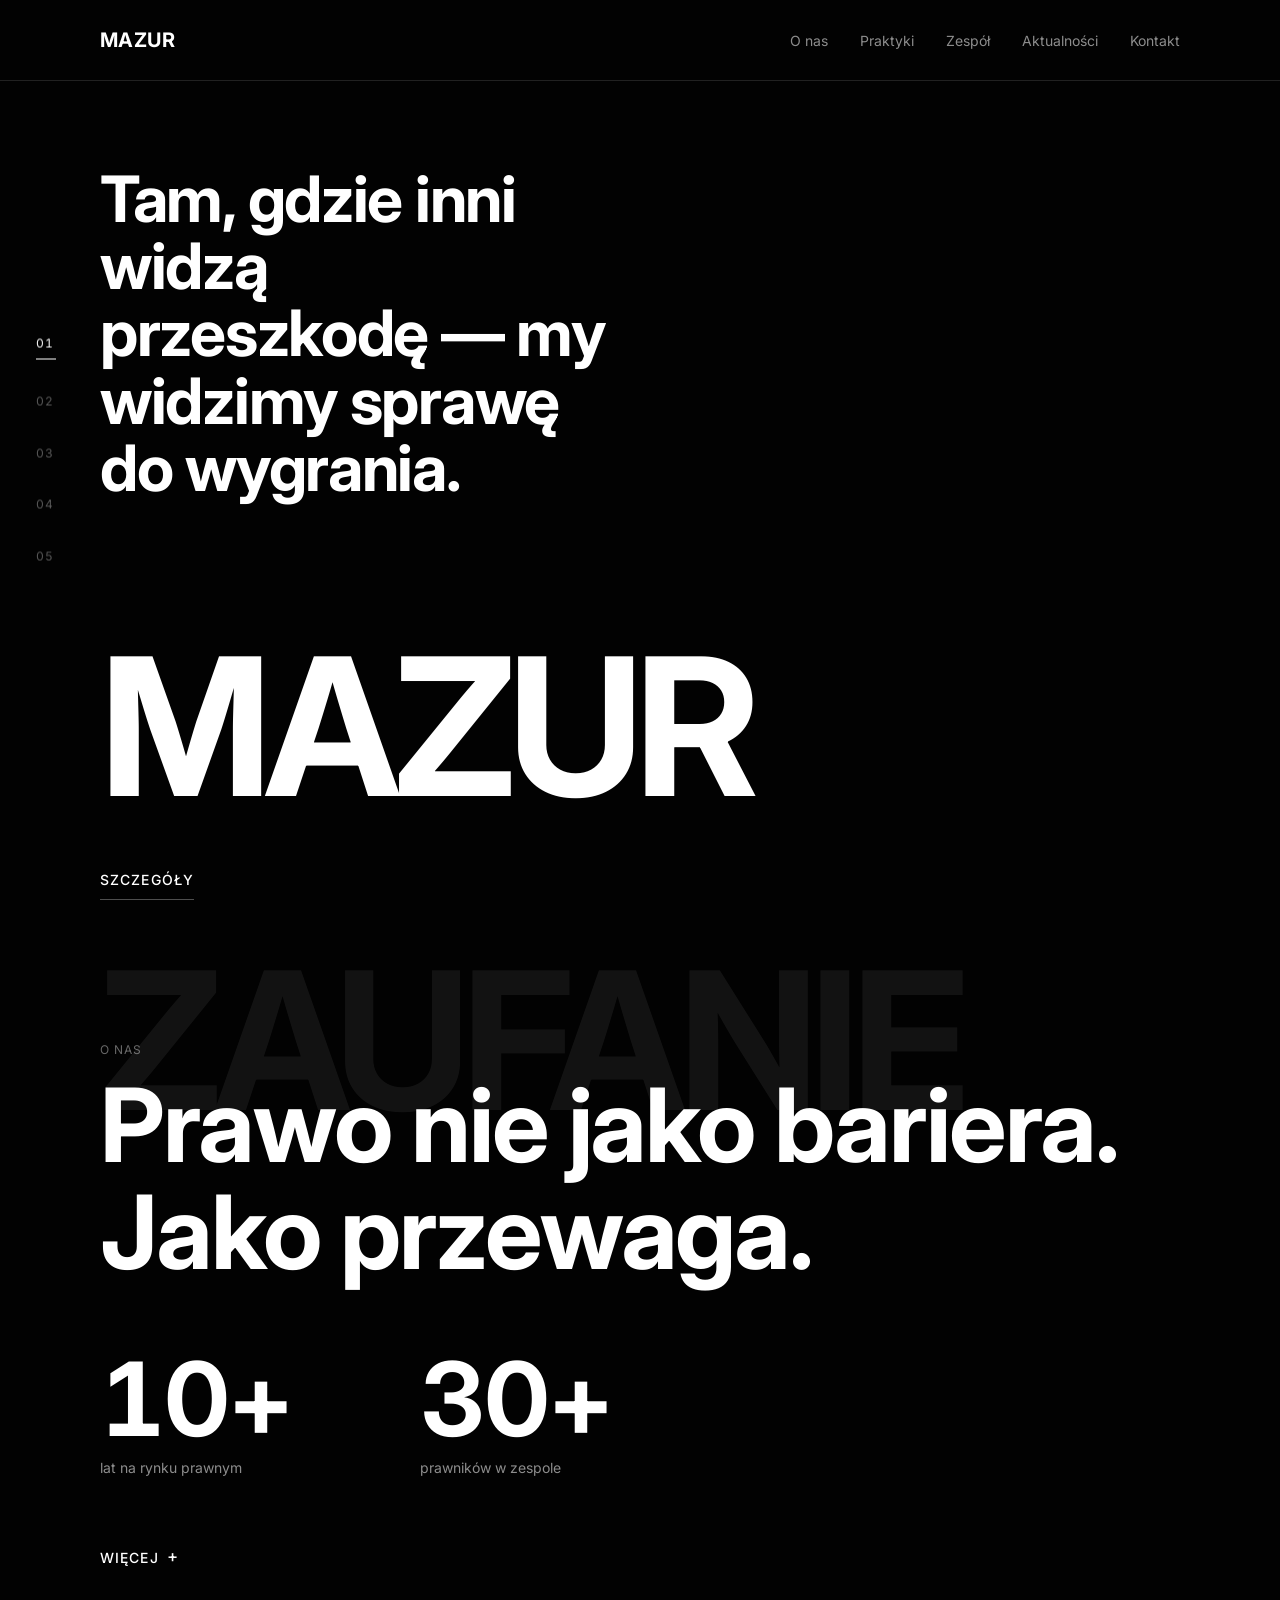
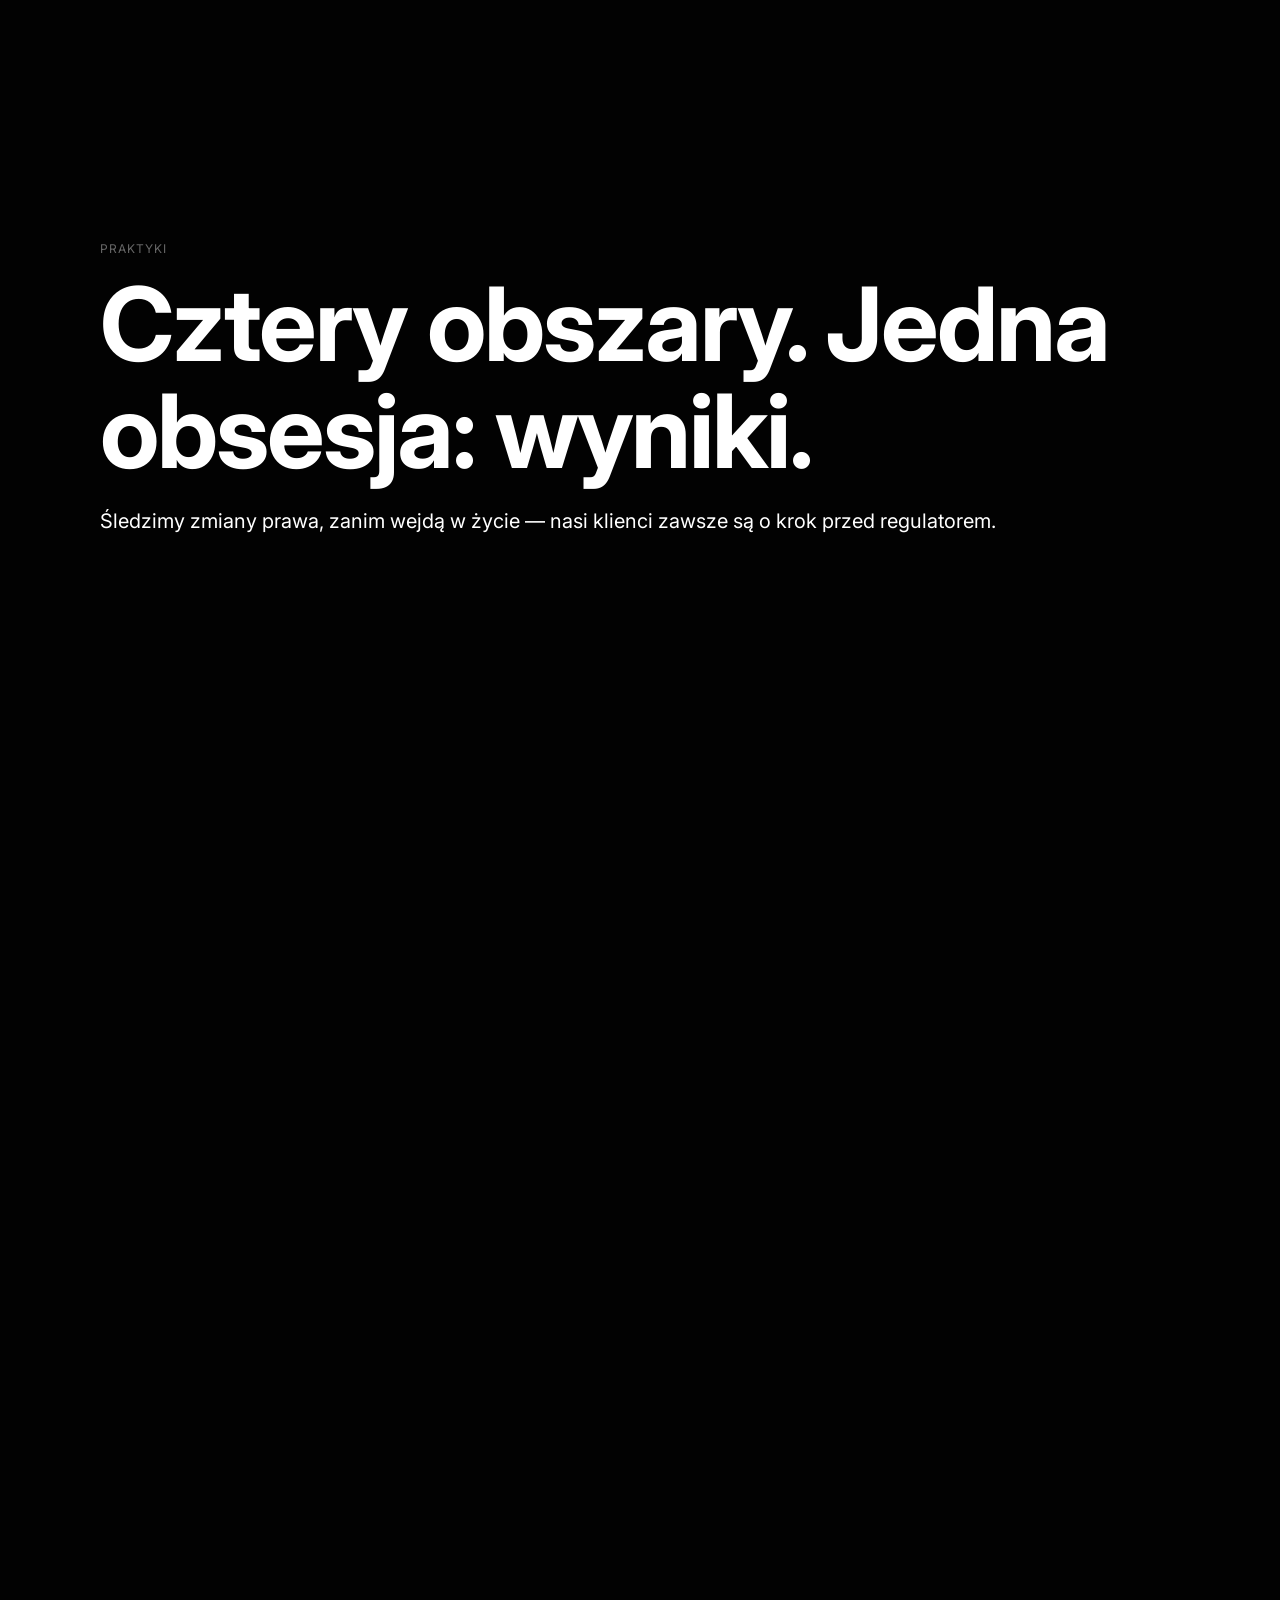
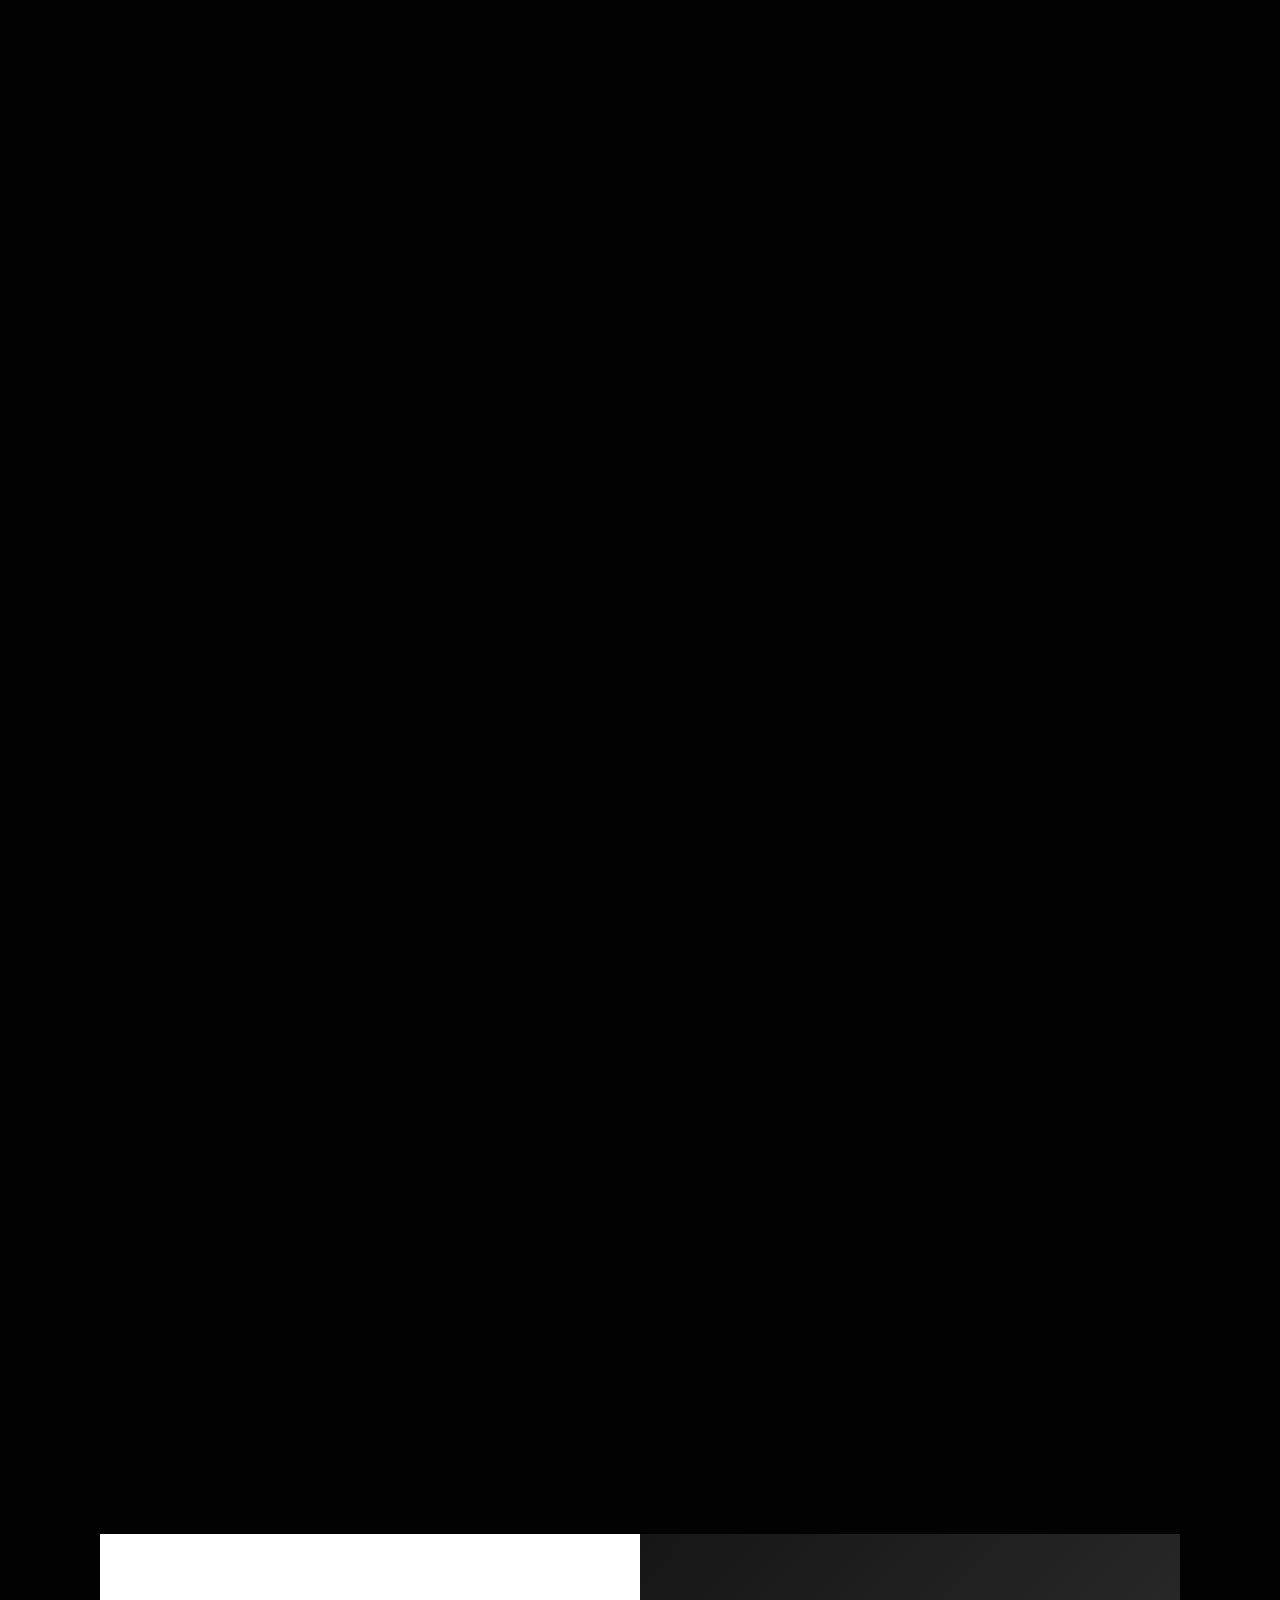
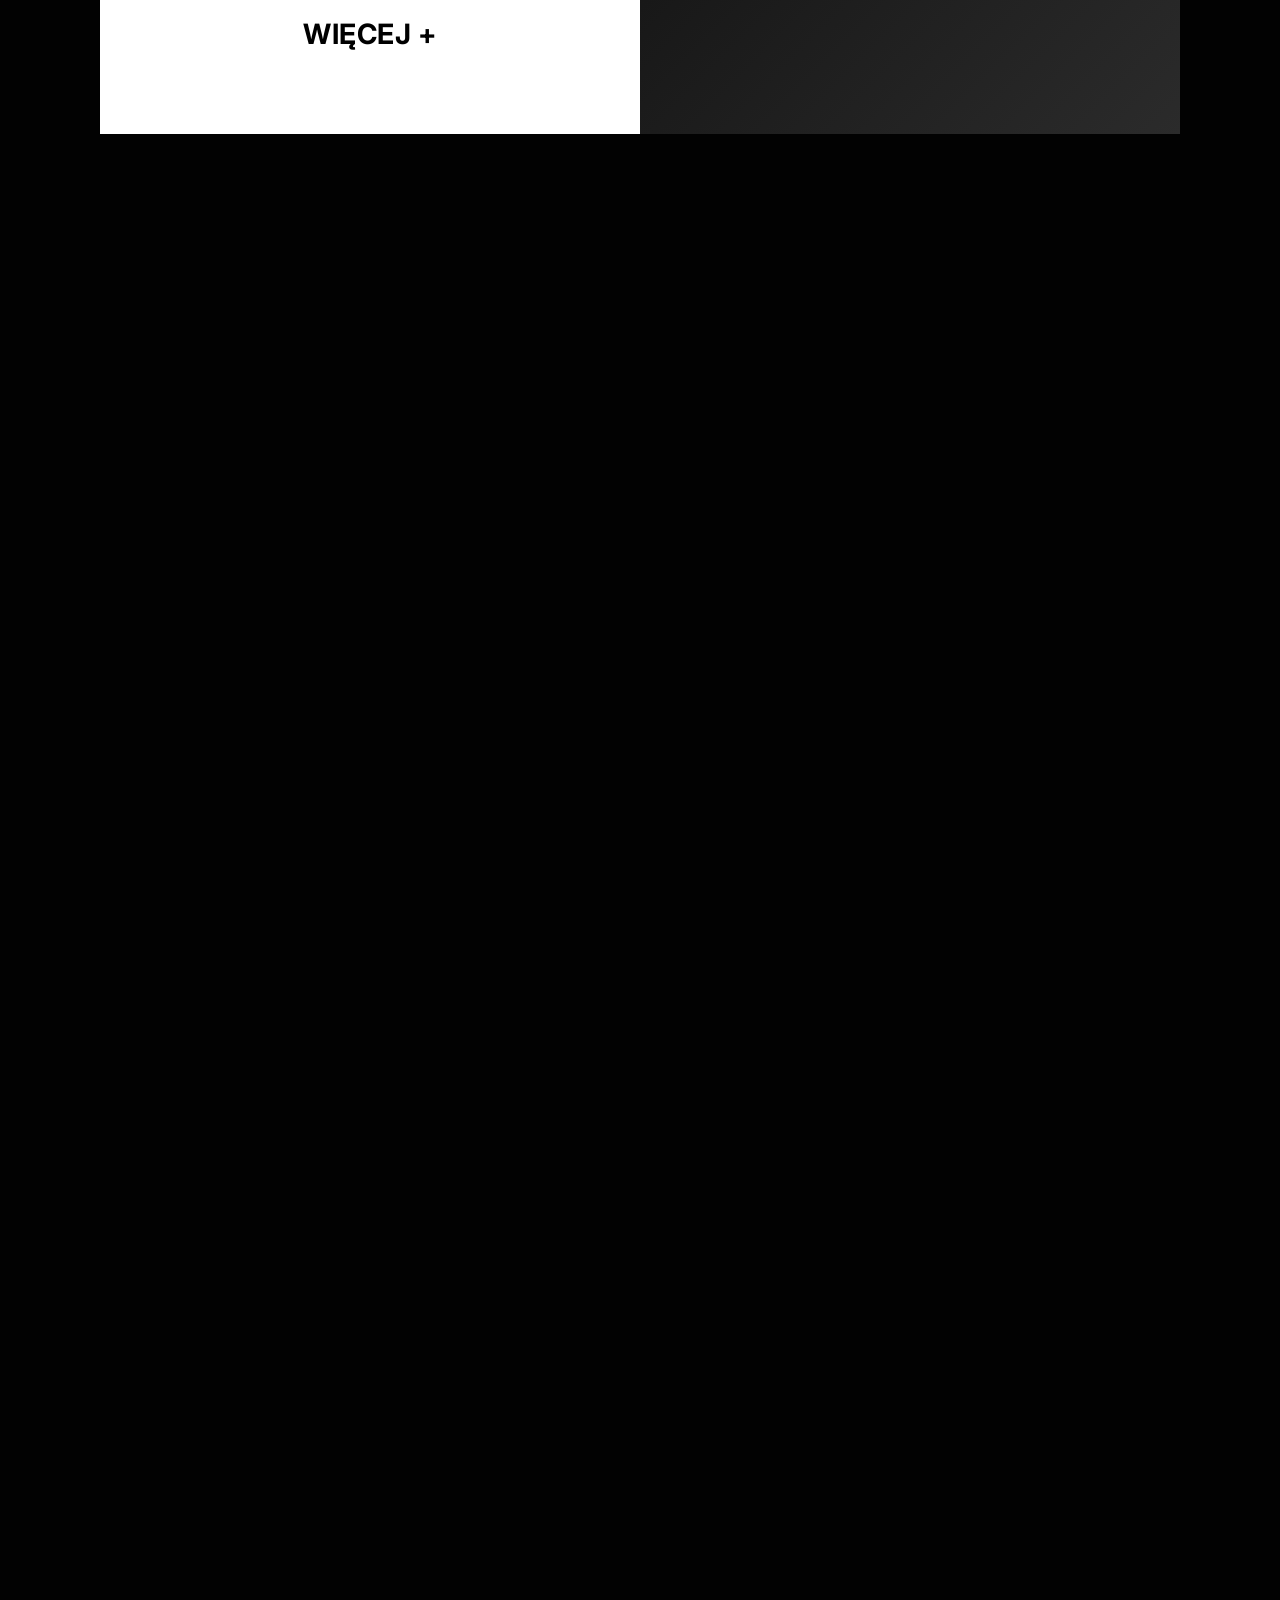
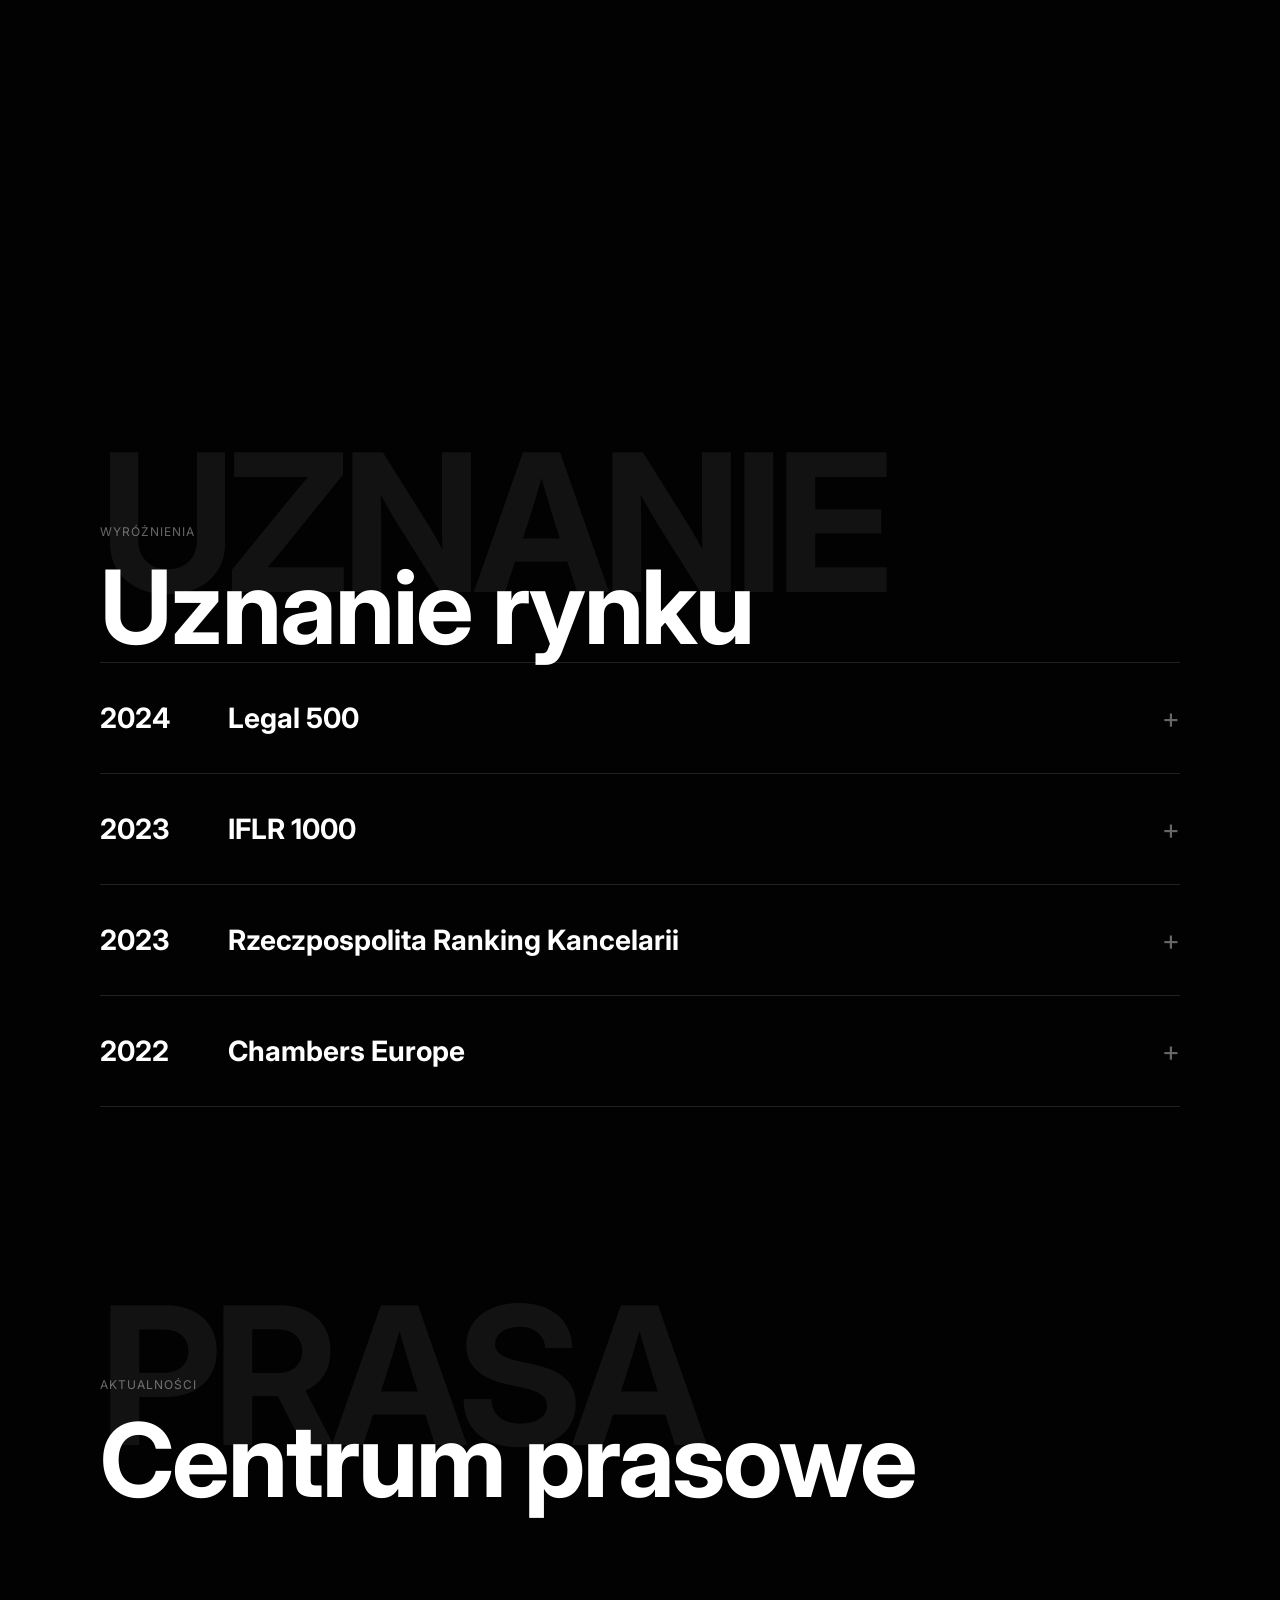
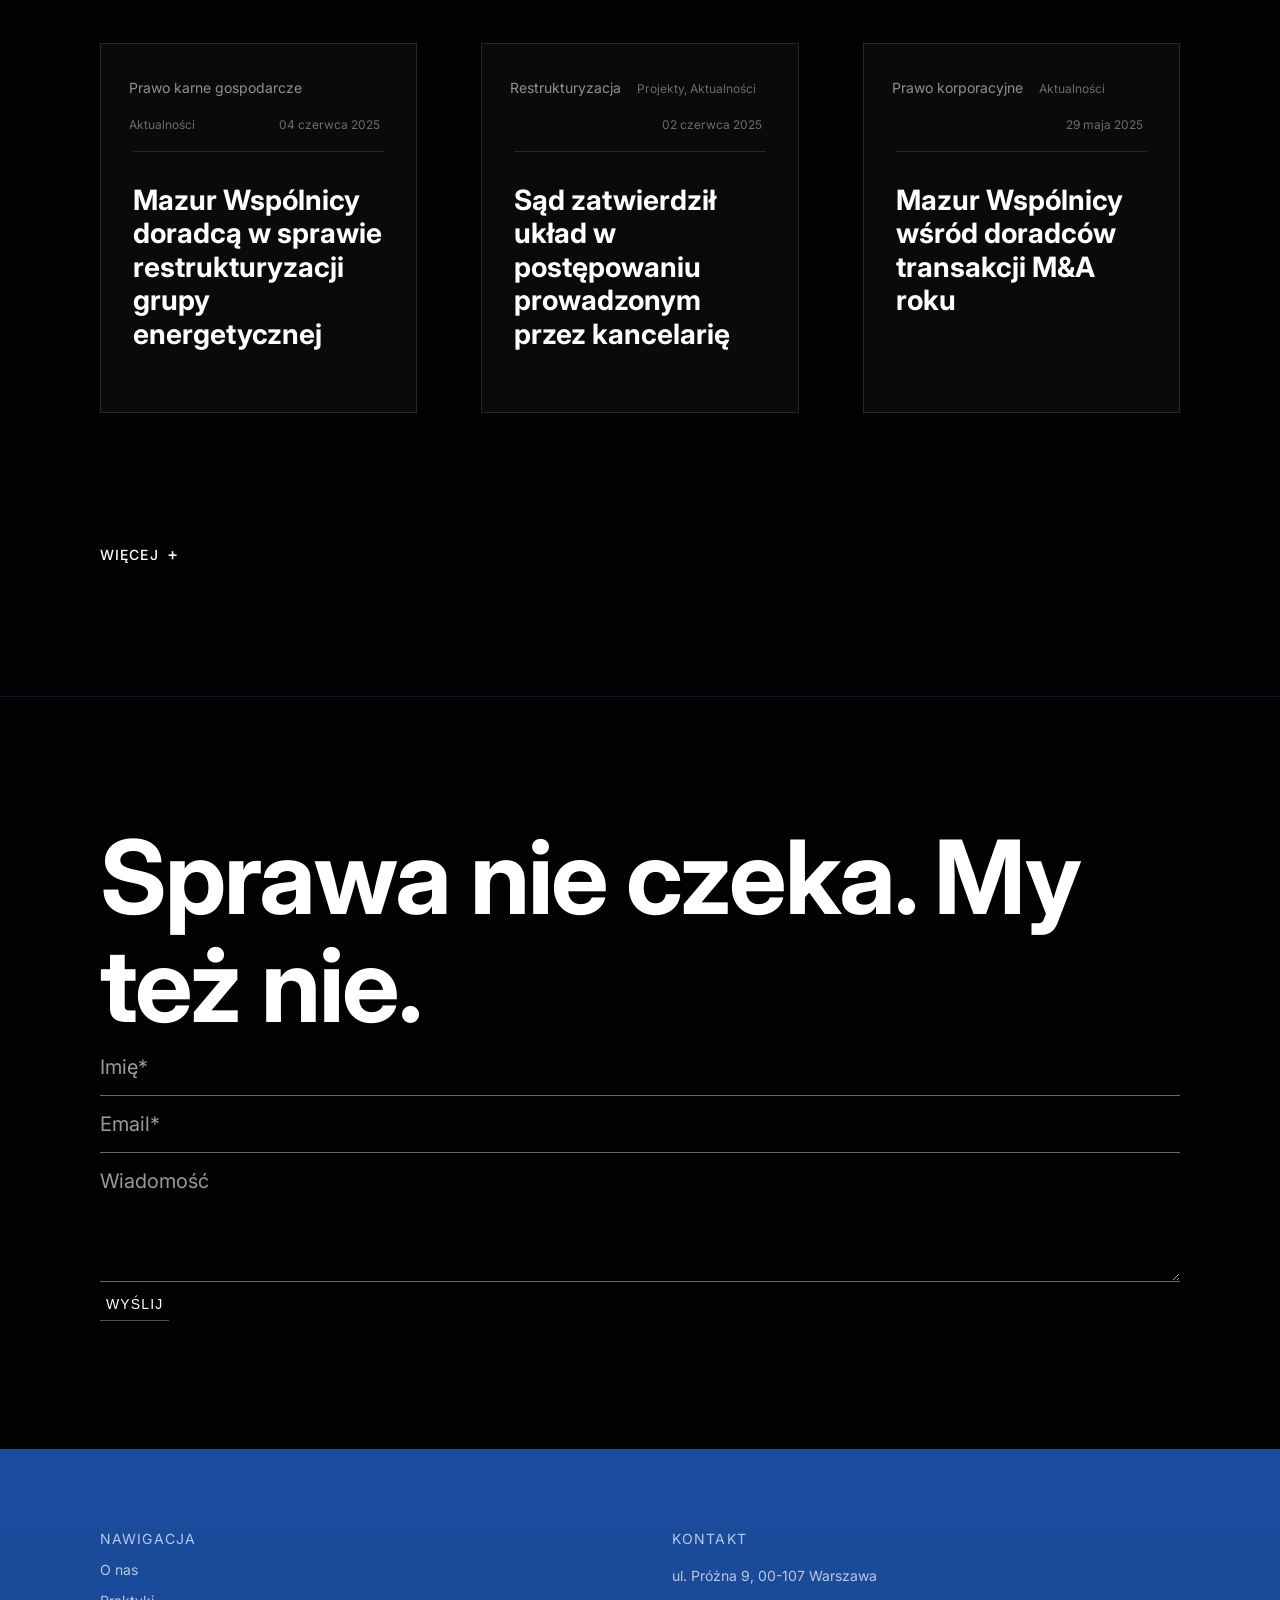
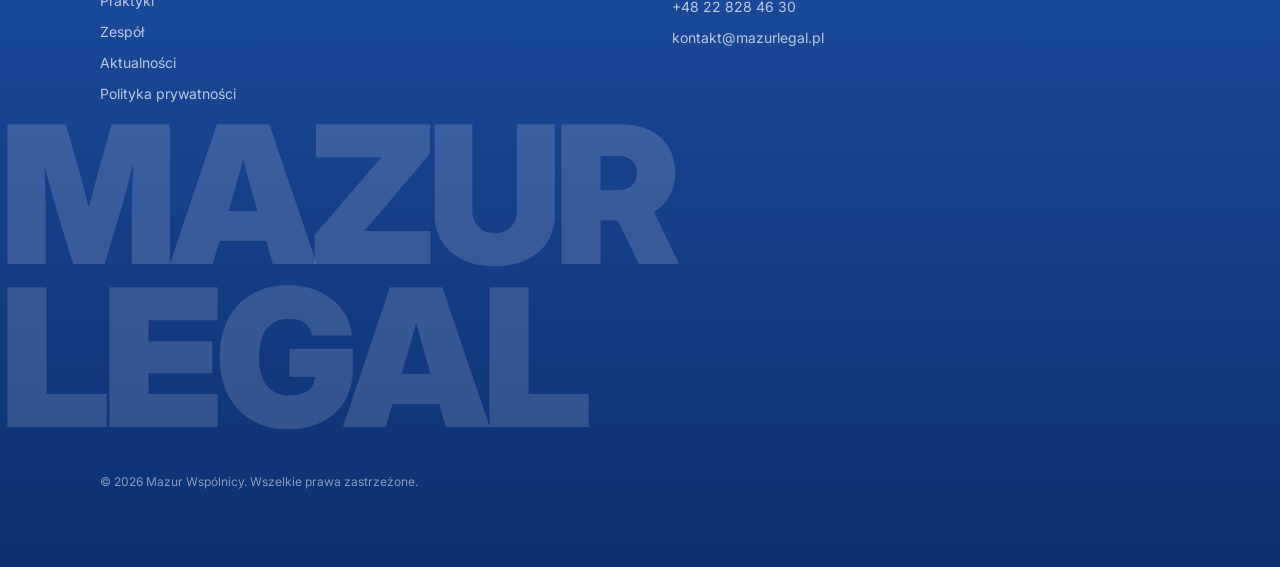
<file: index.html>
<!DOCTYPE html>
<html lang="pl">
<head>
  <meta charset="UTF-8">
  <meta name="viewport" content="width=device-width, initial-scale=1.0">
  <title>Mazur Wspólnicy — Kancelaria Prawna Warszawa | Spory, M&amp;A, Restrukturyzacja</title>
  <meta name="description" content="Nowoczesna kancelaria dla biznesu który myśli inaczej. Prawo korporacyjne, spory, restrukturyzacja. Warszawa.">
  <meta property="og:type" content="website">
  <meta property="og:title" content="Mazur Wspólnicy · Prawo dla ambitnego biznesu">
  <meta property="og:description" content="Prawo korporacyjne, spory, restrukturyzacja. Warszawa.">
  <meta property="og:url" content="https://mazurlegal.pl">
  <meta property="og:image" content="assets/images/og-mazur.jpg">
  <link rel="canonical" href="https://mazurlegal.pl">
  <link rel="icon" type="image/svg+xml" href="data:image/svg+xml,<svg xmlns='http://www.w3.org/2000/svg' viewBox='0 0 32 32'><rect width='32' height='32' fill='%23020202'/><text x='4' y='24' font-family='sans-serif' font-weight='900' font-size='20' fill='white'>M</text></svg>">
  <link rel="stylesheet" href="design-system-editorial.css">
  <script type="application/ld+json">
  {
    "@context": "https://schema.org",
    "@type": "LegalService",
    "name": "Mazur Wspólnicy",
    "url": "https://mazurlegal.pl",
    "foundingDate": "2016",
    "description": "Nowoczesna kancelaria dla biznesu który myśli inaczej. Prawo korporacyjne, spory, restrukturyzacja. Warszawa.",
    "address": {
      "@type": "PostalAddress",
      "streetAddress": "ul. Próżna 9",
      "addressLocality": "Warszawa",
      "postalCode": "00-107",
      "addressCountry": "PL"
    },
    "telephone": "+48-22-000-00-00",
    "email": "kontakt@mazurlegal.pl",
    "knowsAbout": ["Spory sądowe", "Prawo karne gospodarcze", "Restrukturyzacja", "Prawo korporacyjne", "M&A"],
    "areaServed": "Polska"
  }
  </script>
  <script type="application/ld+json">
  {
    "@context": "https://schema.org",
    "@type": "LocalBusiness",
    "name": "Mazur Wspólnicy",
    "url": "https://mazurlegal.pl",
    "telephone": "+48-22-000-00-00",
    "email": "kontakt@mazurlegal.pl",
    "image": "https://mazurlegal.pl/assets/images/og-mazur.jpg",
    "priceRange": "$$$$",
    "address": {
      "@type": "PostalAddress",
      "streetAddress": "ul. Próżna 9",
      "addressLocality": "Warszawa",
      "postalCode": "00-107",
      "addressCountry": "PL"
    },
    "geo": {
      "@type": "GeoCoordinates",
      "latitude": 52.2335,
      "longitude": 21.0062
    },
    "openingHoursSpecification": [
      {
        "@type": "OpeningHoursSpecification",
        "dayOfWeek": ["Monday","Tuesday","Wednesday","Thursday","Friday"],
        "opens": "09:00",
        "closes": "18:00"
      }
    ]
  }
  </script>
</head>
<body>

<a href="#main" class="skip-link">Przejdź do treści głównej</a>

<!-- ═══════════════════════════════════════════════════════════
     NAV — recipe: nav-editorial
     ctaInHeader = false (brak CTA w nav)
     numerale 01-05 tylko w mobile overlay
     ═══════════════════════════════════════════════════════════ -->
<nav class="nav" aria-label="Główna nawigacja">
  <div class="nav-inner">
    <a href="index.html" class="nav-logo">
      MAZUR<span class="nav-logo-sub"></span>
    </a>
    <ul class="nav-links">
      <li><a href="o-kancelarii.html">O nas</a></li>
      <li><a href="praktyki.html">Praktyki</a></li>
      <li><a href="zespol.html">Zespół</a></li>
      <li><a href="aktualnosci.html">Aktualności</a></li>
      <li><a href="#contact">Kontakt</a></li>
    </ul>
    <button id="menu-toggle" class="nav-burger" aria-expanded="false"
            aria-controls="mobile-menu" aria-label="Otwórz menu">☰</button>
  </div>
</nav>

<!-- ═══════════════════════════════════════════════════════════
     CHAPTER INDICATOR — numerale 01-05 (#9)
     Trwała nić rozdziałów, sprzężona ze scrollem, mix-blend-mode
     daje kontrast nad czernią i bielą. Desktop only.
     ═══════════════════════════════════════════════════════════ -->
<nav class="chapter-nav" aria-label="Wskaźnik rozdziału" aria-hidden="true">
  <a href="#about"      data-chapter="0"><span class="chapter-num">01</span></a>
  <a href="#practices"  data-chapter="1"><span class="chapter-num">02</span></a>
  <a href="#team"       data-chapter="2"><span class="chapter-num">03</span></a>
  <a href="#press"      data-chapter="3"><span class="chapter-num">04</span></a>
  <a href="#contact"    data-chapter="4"><span class="chapter-num">05</span></a>
</nav>

<!-- ═══════════════════════════════════════════════════════════
     MOBILE MENU OVERLAY — numerowane 01-05
     ═══════════════════════════════════════════════════════════ -->
<div id="mobile-menu" aria-hidden="true">
  <button id="menu-close" aria-label="Zamknij menu">×</button>
  <a href="o-kancelarii.html"><span class="f-numeral">01</span>O nas</a>
  <a href="praktyki.html"><span class="f-numeral">02</span>Praktyki</a>
  <a href="zespol.html"><span class="f-numeral">03</span>Zespół</a>
  <a href="aktualnosci.html"><span class="f-numeral">04</span>Aktualności</a>
  <a href="#contact"><span class="f-numeral">05</span>Kontakt</a>
</div>

<main id="main">

<!-- ═══════════════════════════════════════════════════════════
     HERO — recipe: hero-editorial-video
     video right + scroll-color text left + mega wordmark bottom
     ═══════════════════════════════════════════════════════════ -->
<section class="hero-editorial bg-base" aria-label="Hero">
  <div class="hero-grid">
    <h1 class="f-h1 scroll-reveal-text hero-statement">
      Tam, gdzie inni widzą przeszkodę — my widzimy sprawę do wygrania.
    </h1>
    <div class="hero-video">
      <video autoplay muted loop playsinline
             poster="assets/images/hero-poster.jpg">
        <source src="assets/video/hero.mp4" type="video/mp4">
      </video>
    </div>
  </div>
  <div class="hero-wordmark f-mega" aria-hidden="true">MAZUR</div>
  <a href="#about" class="btn-text hero-cta">Szczegóły</a>
</section>

<!-- ═══════════════════════════════════════════════════════════
     ABOUT — recipe: about-manifesto
     manifesto + dwie liczby count-up + MORE
     ═══════════════════════════════════════════════════════════ -->
<section id="about" class="section bg-base section-mega-clip" aria-labelledby="about-h">
  <div class="section-mega f-mega mega-grow" data-mega-max="0.07" aria-hidden="true">ZAUFANIE</div>
  <div class="container">
    <p class="f-meta">O nas</p>
    <h2 id="about-h" class="f-display scroll-reveal-text">
      Prawo nie jako bariera. Jako przewaga.
    </h2>
    <div class="stats-row stagger-list">
      <div class="stat">
        <span class="trust-number count-up" data-target="10" data-suffix="+">0+</span>
        <span class="trust-label">lat na rynku prawnym</span>
      </div>
      <div class="stat">
        <span class="trust-number count-up" data-target="30" data-suffix="+">0+</span>
        <span class="trust-label">prawników w zespole</span>
      </div>
    </div>
    <a href="o-kancelarii.html" class="btn-more">Więcej</a>
  </div>
</section>

<!-- ═══════════════════════════════════════════════════════════
     PRACTICES — preambuła (normalny scroll, poza sticky)
     ═══════════════════════════════════════════════════════════ -->
<section id="practices" class="section bg-base" aria-labelledby="practices-h">
  <div class="container">
    <p class="f-meta">Praktyki</p>
    <h2 id="practices-h" class="f-display scroll-reveal-text">
      Cztery obszary. Jedna obsesja: wyniki.
    </h2>
    <p class="f-lead scroll-reveal-text">
      Śledzimy zmiany prawa, zanim wejdą w życie — nasi klienci zawsze
      są o krok przed regulatorem.
    </p>
  </div>
</section>

<!-- ═══════════════════════════════════════════════════════════
     PRACTICES — sticky scroll-outer (zaczyna się od kart)
     ═══════════════════════════════════════════════════════════ -->
<div class="practice-scroll-outer">
  <div class="practice-tabs-section">
    <div class="practice-tabs-nav container">
      <button class="practice-tab is-active" data-tab="0">01</button>
      <button class="practice-tab" data-tab="1">02</button>
      <button class="practice-tab" data-tab="2">03</button>
      <button class="practice-tab" data-tab="3">04</button>
      <span class="practice-tab-indicator" aria-hidden="true"></span>
    </div>

    <div class="practice-tabs-grid container">
      <div class="practice-flip-cards">
        <article class="practice-flip-card is-active" data-index="0">
          <div class="practice-card-inner">
            <span class="practice-card-folio">01</span>
            <p class="practice-card-eyebrow">SPORY SĄDOWE</p>
            <p class="practice-card-lead">Wygrywamy sprawy, które inni uważają za przegrane — skuteczność budujemy na precyzyjnej analizie faktów, nie na pewności siebie.</p>
            <div class="practice-card-footer">
              <p class="practice-card-stat">120+ spraw wygranych</p>
              <span class="practice-card-rule" aria-hidden="true"></span>
              <p class="practice-card-signature">— Anna Mazur, Partner Zarządzający</p>
              <a href="praktyki/spory.html" class="btn-more">Więcej</a>
            </div>
          </div>
        </article>
        <article class="practice-flip-card" data-index="1">
          <div class="practice-card-inner">
            <span class="practice-card-folio">02</span>
            <p class="practice-card-eyebrow">PRAWO KARNE GOSPODARCZE</p>
            <p class="practice-card-lead">Kiedy prokuratura stawia zarzuty, liczy się każda godzina — wchodzimy na akta pierwszego dnia i nie oddajemy terenu.</p>
            <div class="practice-card-footer">
              <p class="practice-card-stat">10 lat specjalizacji karnej</p>
              <span class="practice-card-rule" aria-hidden="true"></span>
              <p class="practice-card-signature">— Tomasz Lewandowski, Partner</p>
              <a href="praktyki/karne.html" class="btn-more">Więcej</a>
            </div>
          </div>
        </article>
        <article class="practice-flip-card" data-index="2">
          <div class="practice-card-inner">
            <span class="practice-card-folio">03</span>
            <p class="practice-card-eyebrow">RESTRUKTURYZACJA</p>
            <p class="practice-card-lead">Ratujemy przedsiębiorstwa, gdy banki już odmawiają — nasz plan układowy daje firmom drugą szansę na wzrost.</p>
            <div class="practice-card-footer">
              <p class="practice-card-stat">2 mld zł uratowanych aktywów</p>
              <span class="practice-card-rule" aria-hidden="true"></span>
              <p class="practice-card-signature">— Piotr Wójcik, Partner</p>
              <a href="praktyki/restrukturyzacja.html" class="btn-more">Więcej</a>
            </div>
          </div>
        </article>
        <article class="practice-flip-card" data-index="3">
          <div class="practice-card-inner">
            <span class="practice-card-folio">04</span>
            <p class="practice-card-eyebrow">PRAWO KORPORACYJNE I M&amp;A</p>
            <p class="practice-card-lead">Transakcje M&amp;A wymagają prawnika myślącego jak CFO — zamykamy przejęcia bez niespodzianek po stronie kupującego.</p>
            <div class="practice-card-footer">
              <p class="practice-card-stat">50+ transakcji M&amp;A</p>
              <span class="practice-card-rule" aria-hidden="true"></span>
              <p class="practice-card-signature">— Julia Kowalczyk, Partner</p>
              <a href="praktyki/korporacyjne.html" class="btn-more">Więcej</a>
            </div>
          </div>
        </article>
      </div><!-- /.practice-flip-cards -->

      <div class="practice-flip-photos">
        <div class="practice-flip-photo is-active" data-index="0">
          <img src="assets/images/practice-litigation.jpg" alt="Spory sądowe" width="1672" height="941" loading="lazy">
        </div>
        <div class="practice-flip-photo" data-index="1">
          <img src="assets/images/practice-criminal.jpg" alt="Prawo karne" width="923" height="941" loading="lazy">
        </div>
        <div class="practice-flip-photo" data-index="2">
          <img src="assets/images/practice-restructuring.jpg" alt="Restrukturyzacja" width="1448" height="1086" loading="lazy">
        </div>
        <div class="practice-flip-photo" data-index="3">
          <img src="assets/images/practice-corporate.jpg" alt="Prawo korporacyjne" width="1448" height="1086" loading="lazy">
        </div>
      </div><!-- /.practice-flip-photos -->
    </div><!-- /.practice-tabs-grid -->

    <div class="practice-flip-dots container" aria-hidden="true">
      <span class="is-active"></span>
      <span></span>
      <span></span>
      <span></span>
    </div>
  </div><!-- /.practice-tabs-section -->
</div><!-- /.practice-scroll-outer -->

<div class="bg-base">
  <div class="container">
    <a href="praktyki.html" class="btn-more-split">
      <span class="btn-more-split-text">WIĘCEJ +</span>
      <span class="btn-more-split-grad" aria-hidden="true"></span>
    </a>
  </div>
</div>

<!-- ═══════════════════════════════════════════════════════════
     TEAM — recipe: team-editorial-white
     BIAŁE TŁO, mega ZESPÓŁ, word-reveal, partner cards klikalne
     ═══════════════════════════════════════════════════════════ -->
<section id="team" class="section section-white" aria-labelledby="team-h">
  <div class="container">
    <p class="f-meta">Zespół</p>
    <p class="f-lead">Przede wszystkim Mazur to</p>
    <h2 id="team-h" class="f-mega team-mega mega-grow" aria-hidden="true">ZESPÓŁ</h2>

    <div class="word-reveal-list">
      <p class="f-display word-reveal">rozumieją biznes</p>
      <p class="f-display word-reveal">nie odpuszczają</p>
      <p class="f-display word-reveal">działają pod presją</p>
      <p class="f-display word-reveal">myślą jak partnerzy</p>
      <p class="f-display word-reveal">wygrywają</p>
    </div>

    <div class="team-grid stagger-list">
      <button class="partner-trigger" data-partner="anna-mazur">
        <img src="assets/images/partner-mazur.jpg" alt="Anna Mazur" width="1086" height="1448" loading="lazy">
        <span class="partner-name">Anna Mazur</span>
        <span class="partner-title">Partner Zarządzający</span>
      </button>
      <button class="partner-trigger" data-partner="tomasz-lewandowski">
        <img src="assets/images/partner-lewandowski.jpg" alt="Tomasz Lewandowski" width="1086" height="1448" loading="lazy">
        <span class="partner-name">Tomasz Lewandowski</span>
        <span class="partner-title">Partner</span>
      </button>
      <button class="partner-trigger" data-partner="julia-kowalczyk">
        <img src="assets/images/partner-kowalczyk.jpg" alt="Julia Kowalczyk" width="1086" height="1448" loading="lazy">
        <span class="partner-name">Julia Kowalczyk</span>
        <span class="partner-title">Partner</span>
      </button>
    </div>

    <a href="zespol.html" class="btn-more">Więcej</a>
  </div>
</section>

<!-- ═══════════════════════════════════════════════════════════
     PARTNER PANELS (position:fixed, poza sekcją)
     Jeden panel per partner, otwierany przez JS
     ═══════════════════════════════════════════════════════════ -->
<div id="panel-anna-mazur" class="partner-panel" aria-hidden="true"
     role="dialog" aria-modal="true" aria-labelledby="panel-label-anna">
  <button class="partner-panel-close" aria-label="Zamknij panel Anny Mazur">CLOSE</button>
  <div class="partner-panel-photo">
    <img src="assets/images/partner-mazur.jpg" alt="Anna Mazur" width="1086" height="1448">
  </div>
  <div class="partner-panel-info">
    <h3 id="panel-label-anna" class="f-h2">Anna Mazur</h3>
    <p class="f-caption">Partner Zarządzający · Spory sądowe</p>
    <dl class="partner-contacts">
      <dt>Telefon</dt>
      <dd><a href="tel:+48228284631">+48 22 828 46 31</a></dd>
      <dt>Email</dt>
      <dd><a href="mailto:a.mazur@mazurlegal.pl">a.mazur@mazurlegal.pl</a></dd>
    </dl>
  </div>
</div>

<div id="panel-tomasz-lewandowski" class="partner-panel" aria-hidden="true"
     role="dialog" aria-modal="true" aria-labelledby="panel-label-tomasz">
  <button class="partner-panel-close" aria-label="Zamknij panel Tomasza Lewandowskiego">CLOSE</button>
  <div class="partner-panel-photo">
    <img src="assets/images/partner-lewandowski.jpg" alt="Tomasz Lewandowski" width="1086" height="1448">
  </div>
  <div class="partner-panel-info">
    <h3 id="panel-label-tomasz" class="f-h2">Tomasz Lewandowski</h3>
    <p class="f-caption">Partner · Prawo karne gospodarcze</p>
    <dl class="partner-contacts">
      <dt>Telefon</dt>
      <dd><a href="tel:+48228284634">+48 22 828 46 34</a></dd>
      <dt>Email</dt>
      <dd><a href="mailto:t.lewandowski@mazurlegal.pl">t.lewandowski@mazurlegal.pl</a></dd>
    </dl>
  </div>
</div>

<div id="panel-julia-kowalczyk" class="partner-panel" aria-hidden="true"
     role="dialog" aria-modal="true" aria-labelledby="panel-label-julia">
  <button class="partner-panel-close" aria-label="Zamknij panel Julii Kowalczyk">CLOSE</button>
  <div class="partner-panel-photo">
    <img src="assets/images/partner-kowalczyk.jpg" alt="Julia Kowalczyk" width="1086" height="1448">
  </div>
  <div class="partner-panel-info">
    <h3 id="panel-label-julia" class="f-h2">Julia Kowalczyk</h3>
    <p class="f-caption">Partner · Prawo korporacyjne i M&amp;A</p>
    <dl class="partner-contacts">
      <dt>Telefon</dt>
      <dd><a href="tel:+48228284637">+48 22 828 46 37</a></dd>
      <dt>Email</dt>
      <dd><a href="mailto:j.kowalczyk@mazurlegal.pl">j.kowalczyk@mazurlegal.pl</a></dd>
    </dl>
  </div>
</div>

<!-- ═══════════════════════════════════════════════════════════
     RECOGNITION WALL — recipe: recognition-wall
     format: rok | nazwa | + (bez opisów, bez gwiazdek)
     ═══════════════════════════════════════════════════════════ -->
<section id="recognition" class="section bg-base section-mega-clip" aria-labelledby="recog-h">
  <div class="section-mega f-mega mega-grow" data-mega-max="0.07" aria-hidden="true">UZNANIE</div>
  <div class="container">
    <p class="f-meta">Wyróżnienia</p>
    <h2 id="recog-h" class="f-display scroll-reveal-text">Uznanie rynku</h2>
    <div class="recognition-row stagger-list from-left">
      <a href="https://www.legal500.com" class="recognition-item"
         target="_blank" rel="noopener noreferrer">
        <span class="recognition-year">2024</span>
        <span class="recognition-name">Legal 500</span>
        <span class="recognition-plus" aria-hidden="true">+</span>
      </a>
      <a href="https://www.iflr1000.com" class="recognition-item"
         target="_blank" rel="noopener noreferrer">
        <span class="recognition-year">2023</span>
        <span class="recognition-name">IFLR 1000</span>
        <span class="recognition-plus" aria-hidden="true">+</span>
      </a>
      <a href="https://www.rp.pl" class="recognition-item"
         target="_blank" rel="noopener noreferrer">
        <span class="recognition-year">2023</span>
        <span class="recognition-name">Rzeczpospolita Ranking Kancelarii</span>
        <span class="recognition-plus" aria-hidden="true">+</span>
      </a>
      <a href="https://chambers.com" class="recognition-item"
         target="_blank" rel="noopener noreferrer">
        <span class="recognition-year">2022</span>
        <span class="recognition-name">Chambers Europe</span>
        <span class="recognition-plus" aria-hidden="true">+</span>
      </a>
    </div>
  </div>
</section>

<!-- ═══════════════════════════════════════════════════════════
     PRESS CENTER — recipe: press-cards-3d
     3 karty newsów, daty, kategorie, 3D CSS rotate
     ═══════════════════════════════════════════════════════════ -->
<section id="press" class="section bg-base section-mega-clip" aria-labelledby="press-h">
  <div class="section-mega f-mega mega-grow" data-mega-max="0.07" aria-hidden="true">PRASA</div>
  <div class="container">
    <p class="f-meta">Aktualności</p>
    <h2 id="press-h" class="f-display scroll-reveal-text">Centrum prasowe</h2>
    <div class="press-grid">
      <a href="https://mazurlegal.pl/aktualnosci/restrukturyzacja-energia"
         class="press-card reveal-fade">
        <div class="press-card-head">
          <span class="press-card-cat">Prawo karne gospodarcze</span>
          <span class="press-card-tags">Aktualności</span>
          <span class="press-card-date">04 czerwca 2025</span>
        </div>
        <p class="press-card-title">
          Mazur Wspólnicy doradcą w sprawie restrukturyzacji grupy energetycznej
        </p>
      </a>
      <a href="https://mazurlegal.pl/aktualnosci/uklad-zatwierdzony"
         class="press-card reveal-fade">
        <div class="press-card-head">
          <span class="press-card-cat">Restrukturyzacja</span>
          <span class="press-card-tags">Projekty, Aktualności</span>
          <span class="press-card-date">02 czerwca 2025</span>
        </div>
        <p class="press-card-title">
          Sąd zatwierdził układ w postępowaniu prowadzonym przez kancelarię
        </p>
      </a>
      <a href="https://mazurlegal.pl/aktualnosci/ma-roku"
         class="press-card reveal-fade">
        <div class="press-card-head">
          <span class="press-card-cat">Prawo korporacyjne</span>
          <span class="press-card-tags">Aktualności</span>
          <span class="press-card-date">29 maja 2025</span>
        </div>
        <p class="press-card-title">
          Mazur Wspólnicy wśród doradców transakcji M&amp;A roku
        </p>
      </a>
    </div>
    <a href="aktualnosci.html" class="btn-more">Więcej</a>
  </div>
</section>

<!-- ═══════════════════════════════════════════════════════════
     CONTACT + FOOTER — recipe: contact-editorial-gradient + footer-editorial
     Jeden ciągły niebieski gradient — contact i footer to jeden blok
     ═══════════════════════════════════════════════════════════ -->
<div class="contact-footer-wrap">

  <!-- contact-editorial-gradient -->
  <section id="contact" class="section" aria-labelledby="contact-h">
    <!-- #1 climax: czerń nad gradient, cofa się od dołu gdy Contact wchodzi -->
    <div class="contact-rise" aria-hidden="true"></div>
    <div class="container">
      <h2 id="contact-h" class="f-display scroll-reveal-text">Sprawa nie czeka. My też nie.</h2>
      <form id="contact-form" class="contact-form reveal-fade" novalidate>
        <!-- honeypot — bot wypełni, formularz odrzucony -->
        <input type="text" name="_hp" tabindex="-1" autocomplete="off"
               aria-hidden="true"
               style="position:absolute;left:-9999px;width:1px;height:1px;opacity:0;overflow:hidden;">
        <input type="text" name="name" placeholder="Imię*" required
               aria-label="Imię" autocomplete="given-name">
        <input type="email" name="email" placeholder="Email*" required
               aria-label="Email" autocomplete="email">
        <textarea name="message" rows="4" placeholder="Wiadomość"
                  aria-label="Wiadomość"></textarea>
        <button type="submit" class="btn-text">Wyślij</button>
        <p id="form-success" role="status" tabindex="-1">
          Dziękujemy. Odpowiemy najszybciej jak to możliwe.
        </p>
      </form>
    </div>
  </section>

  <!-- footer-editorial -->
  <footer class="footer" aria-label="Stopka">
    <div class="container footer-cols">
      <div>
        <p class="f-meta">Nawigacja</p>
        <a href="o-kancelarii.html">O nas</a>
        <a href="praktyki.html">Praktyki</a>
        <a href="zespol.html">Zespół</a>
        <a href="aktualnosci.html">Aktualności</a>
        <a href="privacy-policy.html">Polityka prywatności</a>
      </div>
      <div>
        <p class="f-meta">Kontakt</p>
        <p>ul. Próżna 9, 00-107 Warszawa</p>
        <a href="tel:+48228284630">+48 22 828 46 30</a>
        <a href="mailto:kontakt@mazurlegal.pl">kontakt@mazurlegal.pl</a>
      </div>
    </div>
    <div class="footer-wordmark f-mega" aria-hidden="true">MAZUR LEGAL</div>
    <p class="footer-copyright">© 2026 Mazur Wspólnicy. Wszelkie prawa zastrzeżone.</p>
  </footer>

</div><!-- /.contact-footer-wrap -->

</main>

<script src="animations-editorial.js"></script>
</body>
</html>
</file>
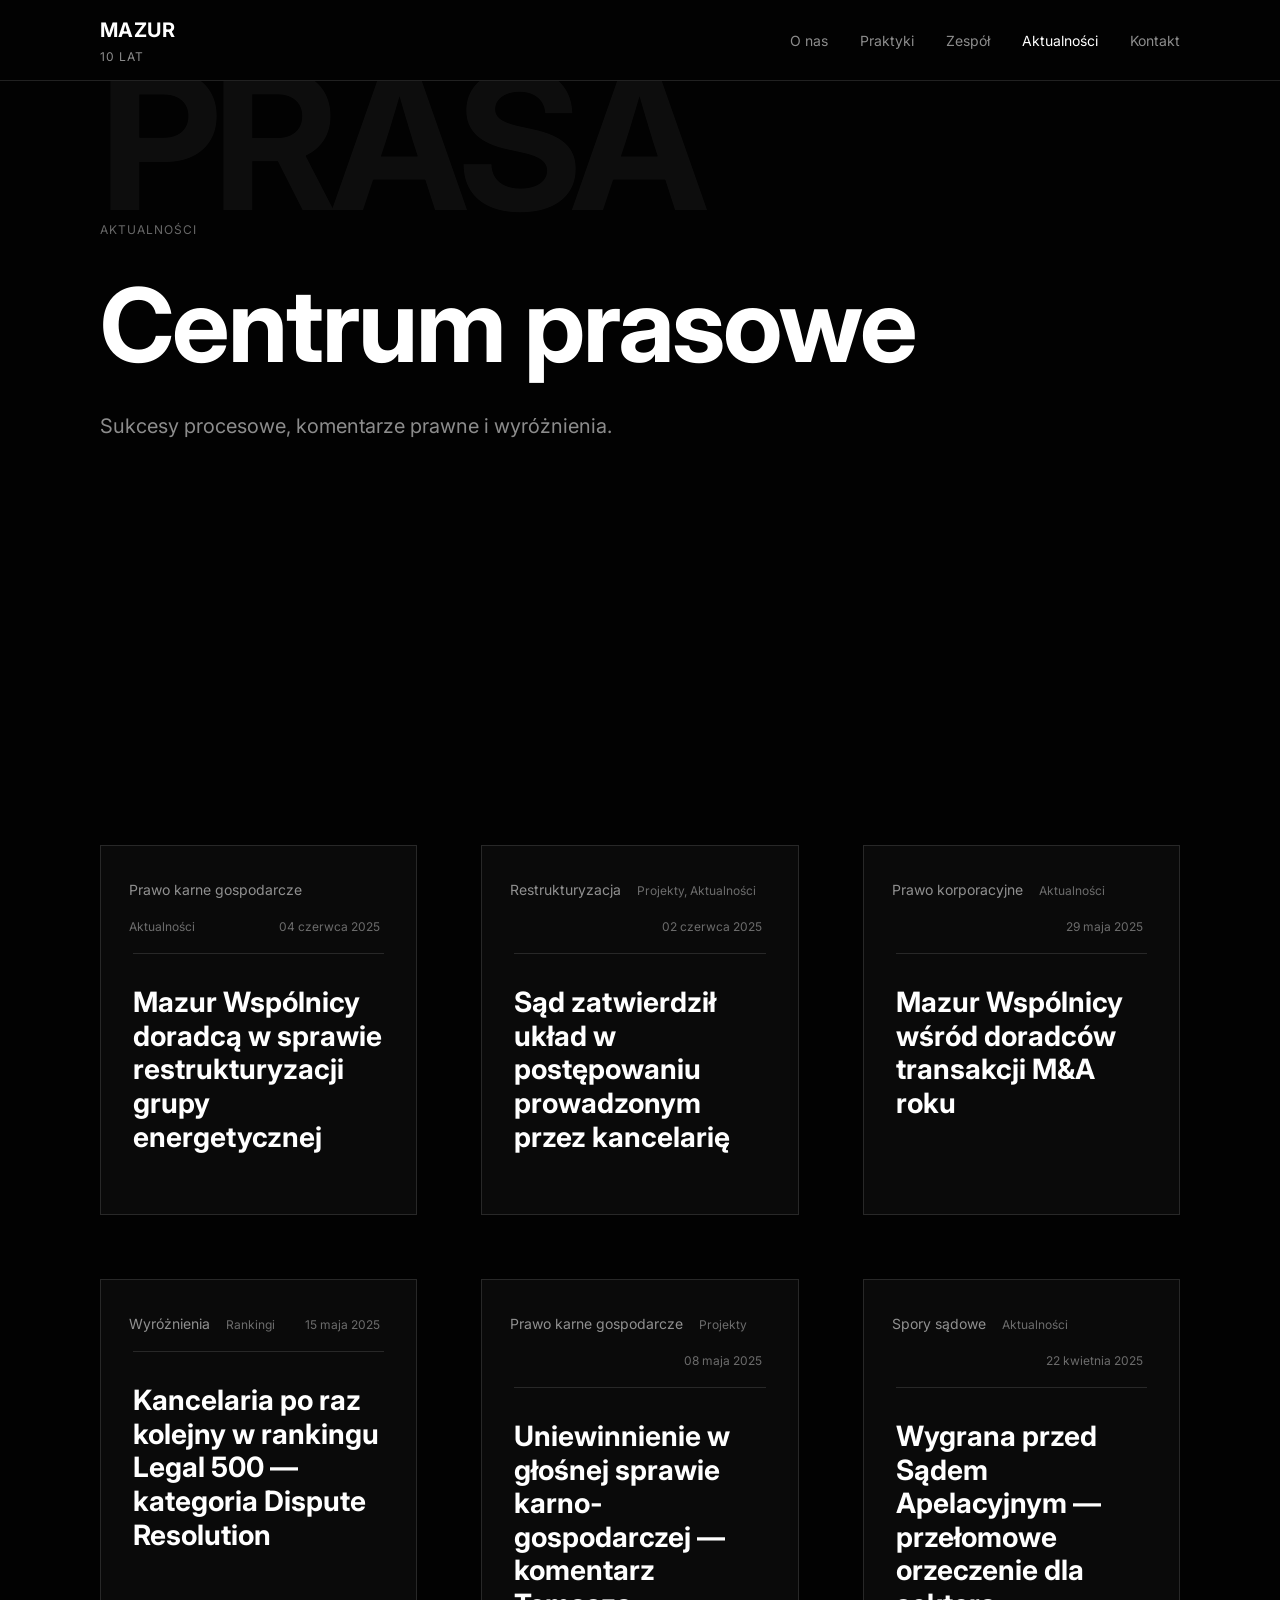
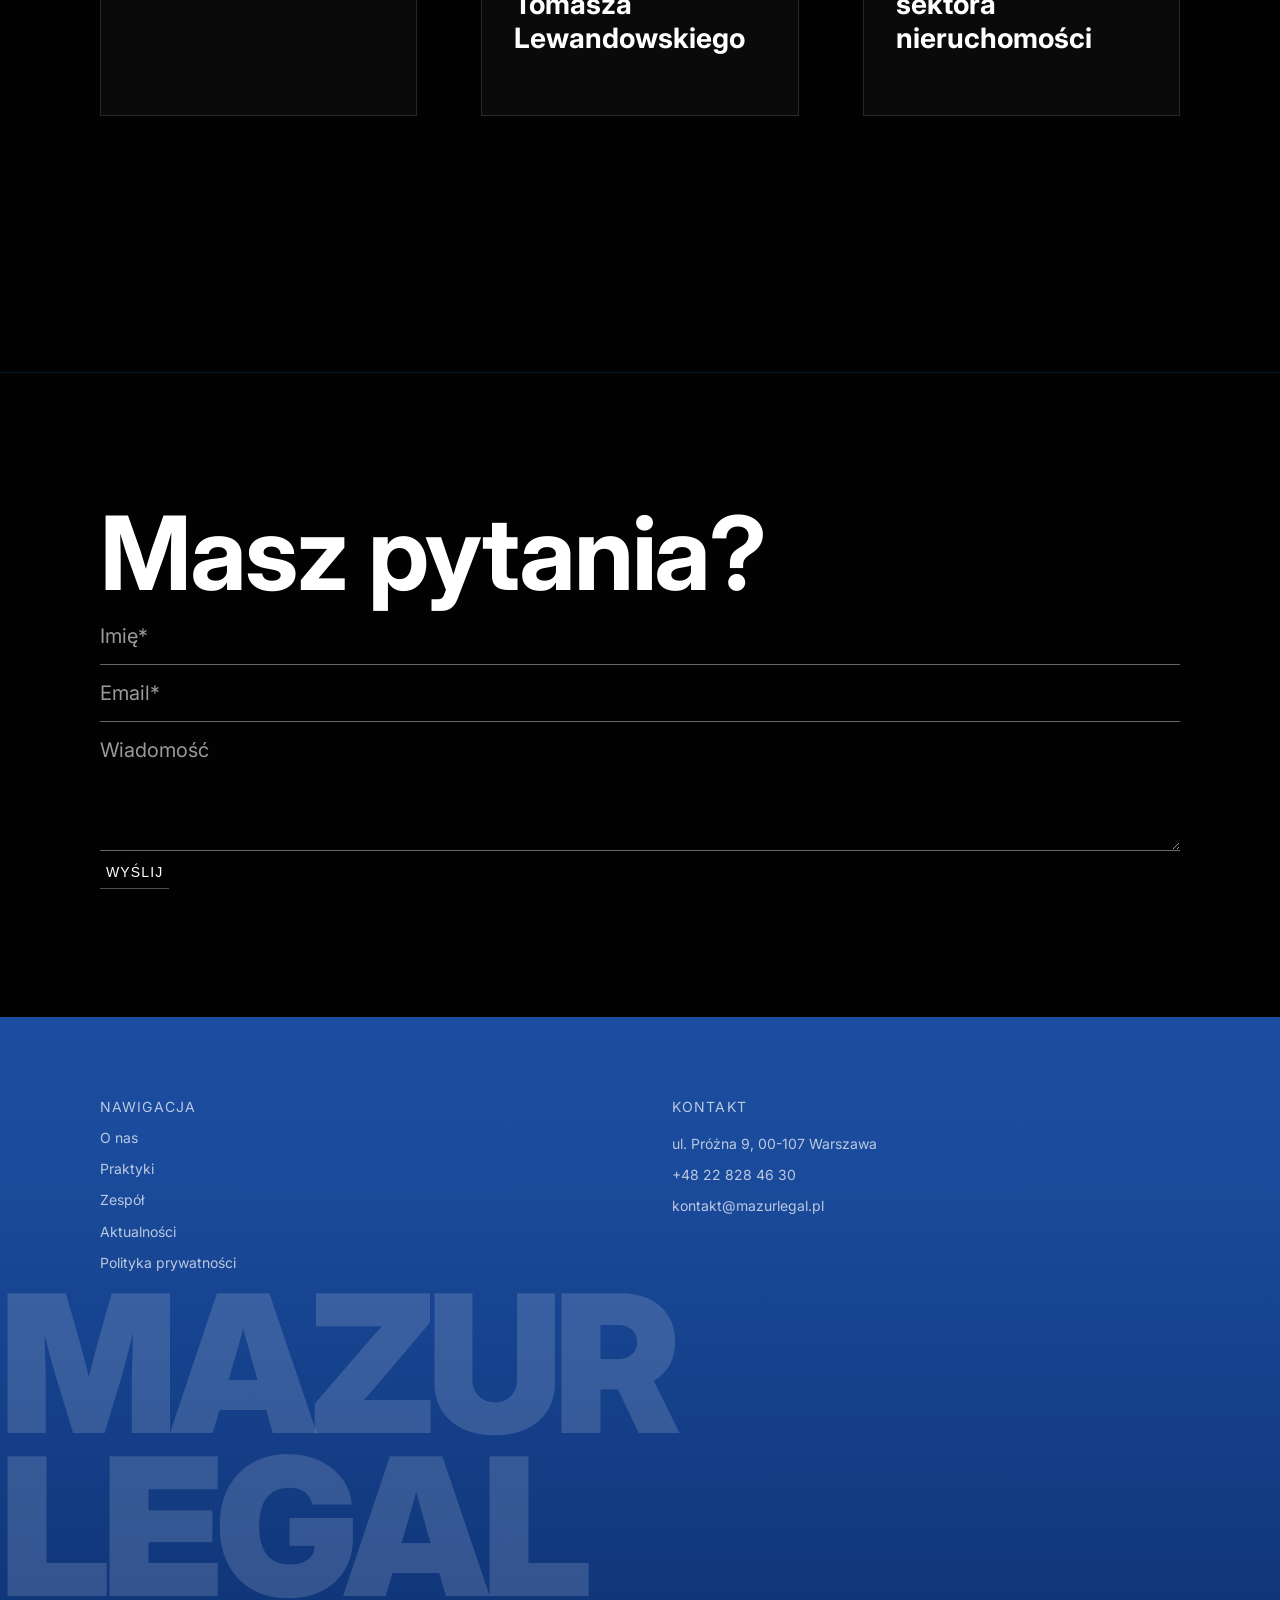
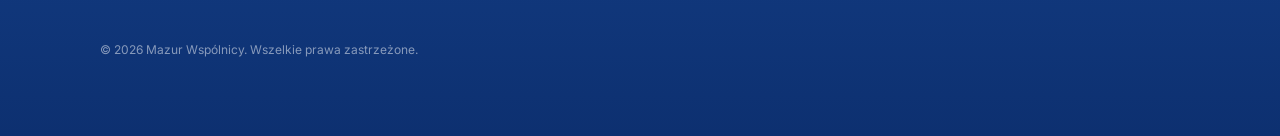
<file: aktualnosci.html>
<!DOCTYPE html>
<html lang="pl">
<head>
  <meta charset="UTF-8">
  <meta name="viewport" content="width=device-width, initial-scale=1.0">
  <title>Aktualności — Mazur Wspólnicy</title>
  <meta name="description" content="Centrum prasowe Mazur Wspólnicy. Aktualności, komentarze prawne, sukcesy procesowe. Warszawa.">
  <meta property="og:type" content="website">
  <meta property="og:title" content="Aktualności — Mazur Wspólnicy">
  <meta property="og:description" content="Centrum prasowe. Najnowsze sprawy, komentarze i wyróżnienia kancelarii Mazur Wspólnicy.">
  <meta property="og:url" content="https://mazurlegal.pl/aktualnosci.html">
  <meta property="og:image" content="assets/images/og-mazur.jpg">
  <link rel="canonical" href="https://mazurlegal.pl/aktualnosci.html">
  <link rel="icon" type="image/svg+xml" href="data:image/svg+xml,<svg xmlns='http://www.w3.org/2000/svg' viewBox='0 0 32 32'><rect width='32' height='32' fill='%23020202'/><text x='4' y='24' font-family='sans-serif' font-weight='900' font-size='20' fill='white'>M</text></svg>">
  <link rel="stylesheet" href="design-system-editorial.css">
</head>
<body>

<a href="#main" class="skip-link">Przejdź do treści głównej</a>

<nav class="nav" aria-label="Główna nawigacja">
  <div class="nav-inner">
    <a href="index.html" class="nav-logo">
      MAZUR<span class="nav-logo-sub">10 LAT</span>
    </a>
    <ul class="nav-links">
      <li><a href="o-kancelarii.html">O nas</a></li>
      <li><a href="praktyki.html">Praktyki</a></li>
      <li><a href="zespol.html">Zespół</a></li>
      <li><a href="aktualnosci.html" aria-current="page">Aktualności</a></li>
      <li><a href="#contact">Kontakt</a></li>
    </ul>
    <button id="menu-toggle" class="nav-burger" aria-expanded="false"
            aria-controls="mobile-menu" aria-label="Otwórz menu">☰</button>
  </div>
</nav>

<div id="mobile-menu" aria-hidden="true">
  <button id="menu-close" aria-label="Zamknij menu">×</button>
  <a href="o-kancelarii.html"><span class="f-numeral">01</span>O nas</a>
  <a href="praktyki.html"><span class="f-numeral">02</span>Praktyki</a>
  <a href="zespol.html"><span class="f-numeral">03</span>Zespół</a>
  <a href="aktualnosci.html"><span class="f-numeral">04</span>Aktualności</a>
  <a href="#contact"><span class="f-numeral">05</span>Kontakt</a>
</div>

<main id="main">

<!-- ═══ INTERIOR HEADER ═══ -->
<section class="section bg-base section-mega-clip" aria-labelledby="page-h" style="padding-top: var(--interior-top);">
  <div class="section-mega f-mega mega-grow" data-mega-max="0.05" aria-hidden="true">PRASA</div>
  <div class="container">
    <p class="f-meta">Aktualności</p>
    <h1 id="page-h" class="f-display scroll-reveal-text" style="max-width: var(--content-width); margin-top: var(--space-md);">
      Centrum prasowe
    </h1>
    <p class="f-lead scroll-reveal-text" style="max-width: var(--content-width); margin-top: var(--space-md); color: var(--text-muted);">
      Sukcesy procesowe, komentarze prawne i wyróżnienia.
    </p>
  </div>
</section>

<!-- ═══ PRESS GRID (6 kart) ═══ -->
<section class="section bg-base" aria-label="Artykuły">
  <div class="container">
    <div class="press-grid">

      <a href="https://mazurlegal.pl/aktualnosci/restrukturyzacja-energia"
         class="press-card reveal-fade">
        <div class="press-card-head">
          <span class="press-card-cat">Prawo karne gospodarcze</span>
          <span class="press-card-tags">Aktualności</span>
          <span class="press-card-date">04 czerwca 2025</span>
        </div>
        <p class="press-card-title">
          Mazur Wspólnicy doradcą w sprawie restrukturyzacji grupy energetycznej
        </p>
      </a>

      <a href="https://mazurlegal.pl/aktualnosci/uklad-zatwierdzony"
         class="press-card reveal-fade">
        <div class="press-card-head">
          <span class="press-card-cat">Restrukturyzacja</span>
          <span class="press-card-tags">Projekty, Aktualności</span>
          <span class="press-card-date">02 czerwca 2025</span>
        </div>
        <p class="press-card-title">
          Sąd zatwierdził układ w postępowaniu prowadzonym przez kancelarię
        </p>
      </a>

      <a href="https://mazurlegal.pl/aktualnosci/ma-roku"
         class="press-card reveal-fade">
        <div class="press-card-head">
          <span class="press-card-cat">Prawo korporacyjne</span>
          <span class="press-card-tags">Aktualności</span>
          <span class="press-card-date">29 maja 2025</span>
        </div>
        <p class="press-card-title">
          Mazur Wspólnicy wśród doradców transakcji M&amp;A roku
        </p>
      </a>

      <a href="https://mazurlegal.pl/aktualnosci/legal500-2024"
         class="press-card reveal-fade">
        <div class="press-card-head">
          <span class="press-card-cat">Wyróżnienia</span>
          <span class="press-card-tags">Rankingi</span>
          <span class="press-card-date">15 maja 2025</span>
        </div>
        <p class="press-card-title">
          Kancelaria po raz kolejny w rankingu Legal 500 — kategoria Dispute Resolution
        </p>
      </a>

      <a href="https://mazurlegal.pl/aktualnosci/karne-wyrok"
         class="press-card reveal-fade">
        <div class="press-card-head">
          <span class="press-card-cat">Prawo karne gospodarcze</span>
          <span class="press-card-tags">Projekty</span>
          <span class="press-card-date">08 maja 2025</span>
        </div>
        <p class="press-card-title">
          Uniewinnienie w głośnej sprawie karno-gospodarczej — komentarz Tomasza Lewandowskiego
        </p>
      </a>

      <a href="https://mazurlegal.pl/aktualnosci/spory-sa"
         class="press-card reveal-fade">
        <div class="press-card-head">
          <span class="press-card-cat">Spory sądowe</span>
          <span class="press-card-tags">Aktualności</span>
          <span class="press-card-date">22 kwietnia 2025</span>
        </div>
        <p class="press-card-title">
          Wygrana przed Sądem Apelacyjnym — przełomowe orzeczenie dla sektora nieruchomości
        </p>
      </a>

    </div>
  </div>
</section>

<!-- ═══ CONTACT + FOOTER ═══ -->
<div class="contact-footer-wrap">
  <section id="contact" class="section" aria-labelledby="contact-h">
    <div class="contact-rise" aria-hidden="true"></div>
    <div class="container">
      <h2 id="contact-h" class="f-display scroll-reveal-text">Masz pytania?</h2>
      <form id="contact-form" class="contact-form reveal-fade" novalidate>
        <input type="text" name="_hp" tabindex="-1" autocomplete="off"
               aria-hidden="true"
               style="position:absolute;left:-9999px;width:1px;height:1px;opacity:0;overflow:hidden;">
        <input type="text" name="name" placeholder="Imię*" required
               aria-label="Imię" autocomplete="given-name">
        <input type="email" name="email" placeholder="Email*" required
               aria-label="Email" autocomplete="email">
        <textarea name="message" rows="4" placeholder="Wiadomość"
                  aria-label="Wiadomość"></textarea>
        <button type="submit" class="btn-text">Wyślij</button>
        <p id="form-success" role="status" tabindex="-1">
          Dziękujemy. Odpowiemy najszybciej jak to możliwe.
        </p>
      </form>
    </div>
  </section>

  <footer class="footer" aria-label="Stopka">
    <div class="container footer-cols">
      <div>
        <p class="f-meta">Nawigacja</p>
        <a href="o-kancelarii.html">O nas</a>
        <a href="praktyki.html">Praktyki</a>
        <a href="zespol.html">Zespół</a>
        <a href="aktualnosci.html">Aktualności</a>
        <a href="privacy-policy.html">Polityka prywatności</a>
      </div>
      <div>
        <p class="f-meta">Kontakt</p>
        <p>ul. Próżna 9, 00-107 Warszawa</p>
        <a href="tel:+48228284630">+48 22 828 46 30</a>
        <a href="mailto:kontakt@mazurlegal.pl">kontakt@mazurlegal.pl</a>
      </div>
    </div>
    <div class="footer-wordmark f-mega" aria-hidden="true">MAZUR LEGAL</div>
    <p class="footer-copyright">© 2026 Mazur Wspólnicy. Wszelkie prawa zastrzeżone.</p>
  </footer>
</div>

</main>

<script src="animations-editorial.js"></script>
</body>
</html>
</file>
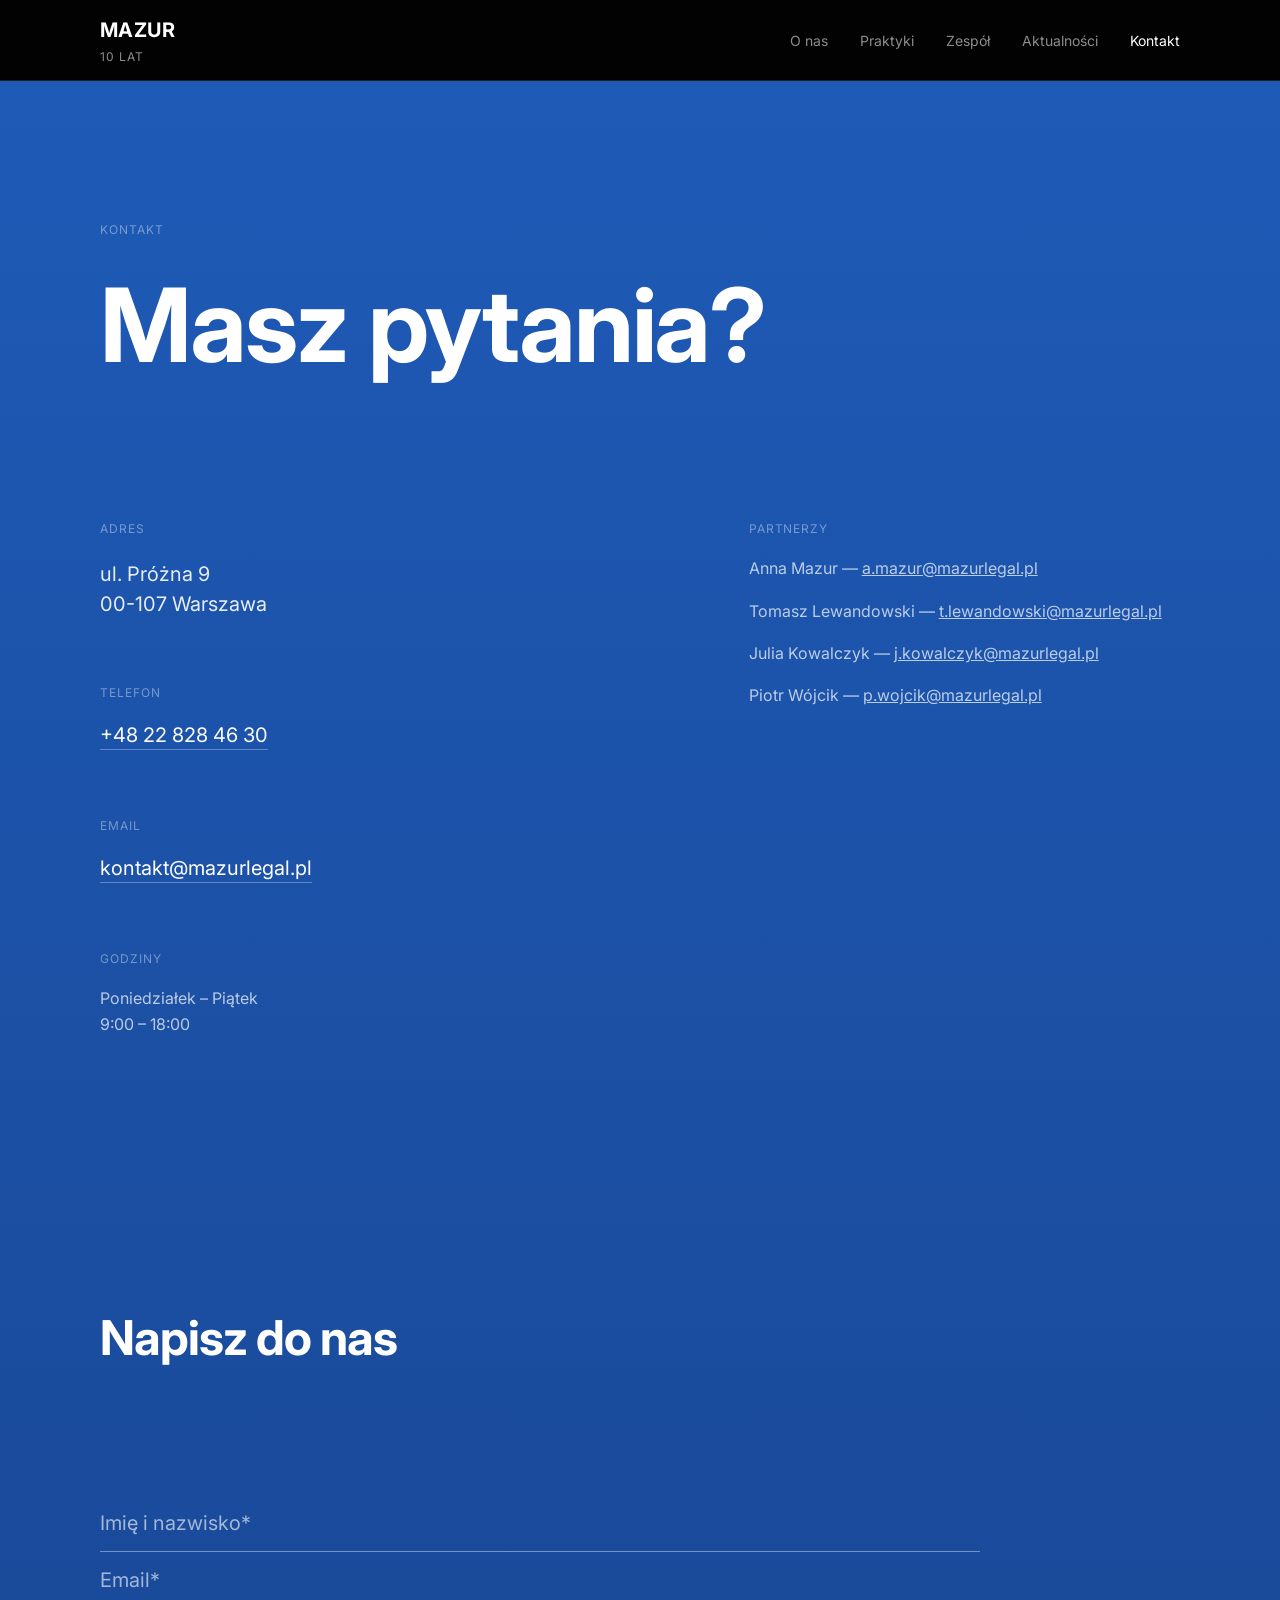
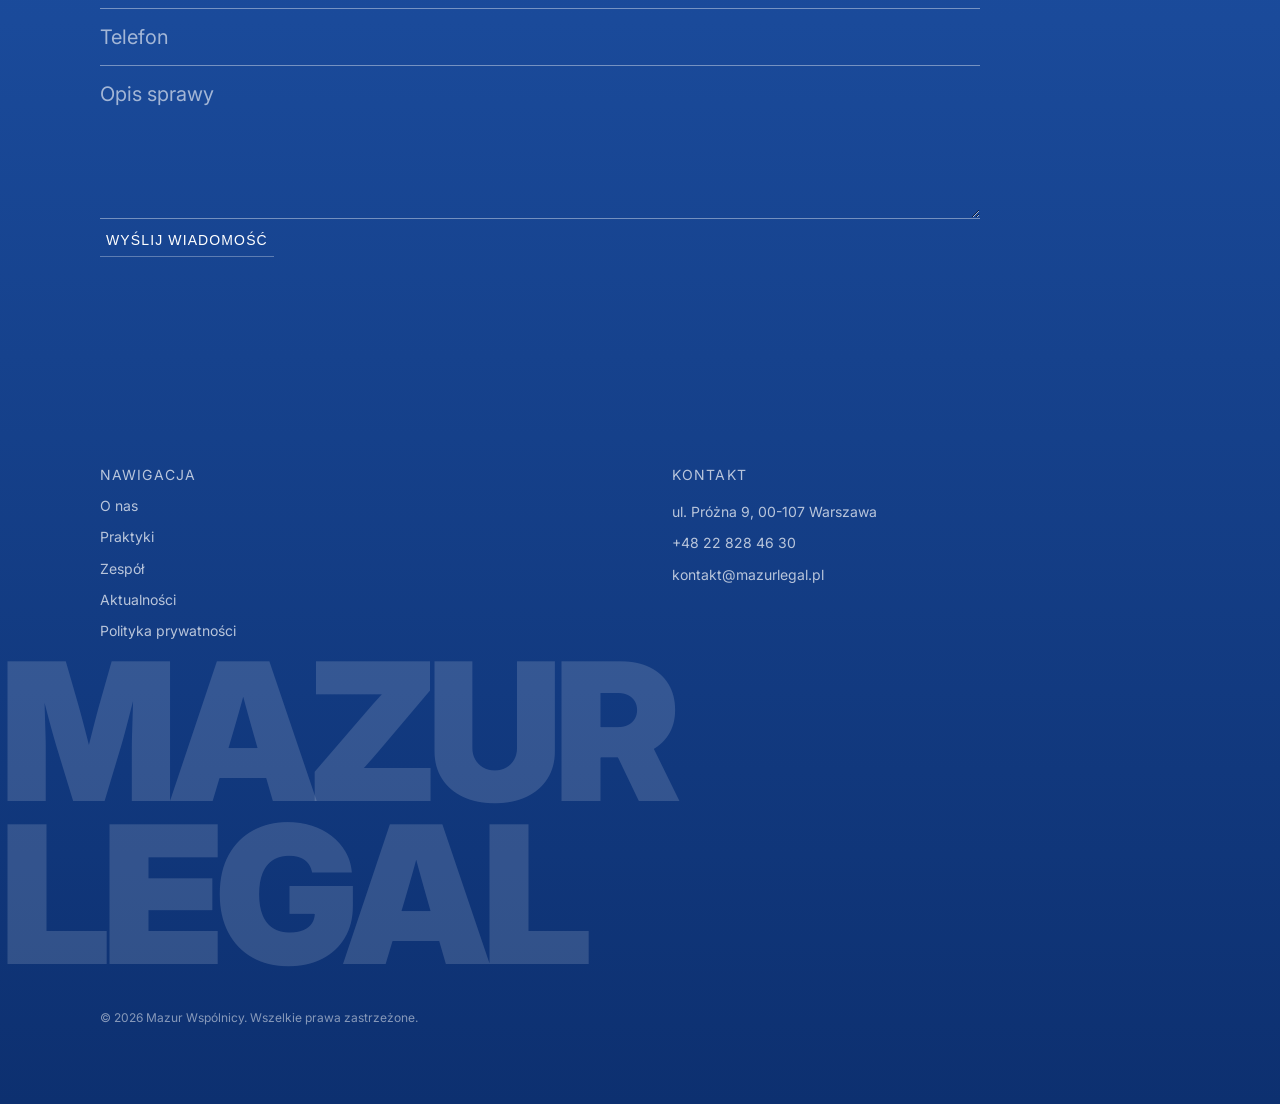
<file: kontakt.html>
<!DOCTYPE html>
<html lang="pl">
<head>
  <meta charset="UTF-8">
  <meta name="viewport" content="width=device-width, initial-scale=1.0">
  <title>Kontakt — Mazur Wspólnicy</title>
  <meta name="description" content="Skontaktuj się z kancelarią Mazur Wspólnicy. ul. Próżna 9, Warszawa. Tel: +48 22 828 46 30. kontakt@mazurlegal.pl">
  <meta property="og:type" content="website">
  <meta property="og:title" content="Kontakt — Mazur Wspólnicy">
  <meta property="og:description" content="Kancelaria Mazur Wspólnicy. ul. Próżna 9, 00-107 Warszawa.">
  <meta property="og:url" content="https://mazurlegal.pl/kontakt.html">
  <meta property="og:image" content="assets/images/og-mazur.jpg">
  <link rel="canonical" href="https://mazurlegal.pl/kontakt.html">
  <link rel="icon" type="image/svg+xml" href="data:image/svg+xml,<svg xmlns='http://www.w3.org/2000/svg' viewBox='0 0 32 32'><rect width='32' height='32' fill='%23020202'/><text x='4' y='24' font-family='sans-serif' font-weight='900' font-size='20' fill='white'>M</text></svg>">
  <link rel="stylesheet" href="design-system-editorial.css">
  <script type="application/ld+json">
  {
    "@context": "https://schema.org",
    "@type": "LegalService",
    "name": "Mazur Wspólnicy",
    "url": "https://mazurlegal.pl",
    "address": {
      "@type": "PostalAddress",
      "streetAddress": "ul. Próżna 9",
      "addressLocality": "Warszawa",
      "postalCode": "00-107",
      "addressCountry": "PL"
    },
    "telephone": "+48-22-000-00-00",
    "email": "kontakt@mazurlegal.pl",
    "openingHours": "Mo-Fr 09:00-18:00",
    "areaServed": "Polska"
  }
  </script>
</head>
<body>

<a href="#main" class="skip-link">Przejdź do treści głównej</a>

<nav class="nav" aria-label="Główna nawigacja">
  <div class="nav-inner">
    <a href="index.html" class="nav-logo">
      MAZUR<span class="nav-logo-sub">10 LAT</span>
    </a>
    <ul class="nav-links">
      <li><a href="o-kancelarii.html">O nas</a></li>
      <li><a href="praktyki.html">Praktyki</a></li>
      <li><a href="zespol.html">Zespół</a></li>
      <li><a href="aktualnosci.html">Aktualności</a></li>
      <li><a href="#contact" aria-current="page">Kontakt</a></li>
    </ul>
    <button id="menu-toggle" class="nav-burger" aria-expanded="false"
            aria-controls="mobile-menu" aria-label="Otwórz menu">☰</button>
  </div>
</nav>

<div id="mobile-menu" aria-hidden="true">
  <button id="menu-close" aria-label="Zamknij menu">×</button>
  <a href="o-kancelarii.html"><span class="f-numeral">01</span>O nas</a>
  <a href="praktyki.html"><span class="f-numeral">02</span>Praktyki</a>
  <a href="zespol.html"><span class="f-numeral">03</span>Zespół</a>
  <a href="aktualnosci.html"><span class="f-numeral">04</span>Aktualności</a>
  <a href="#contact"><span class="f-numeral">05</span>Kontakt</a>
</div>

<main id="main">

<!-- ═══ CAŁOŚĆ NA NIEBIESKIM GRADIENCIE ═══ -->
<div class="contact-footer-wrap" style="padding-top: 80px;">

  <!-- Dane kontaktowe — przed formularzem -->
  <section class="section" aria-labelledby="contact-info-h" style="padding-bottom: 0;">
    <div class="container">
      <p class="f-meta">Kontakt</p>
      <h1 id="contact-info-h" class="f-display" style="margin-top: var(--space-md); margin-bottom: var(--space-xl); max-width: var(--content-width);">
        Masz pytania?
      </h1>
      <div class="grid-editorial" style="margin-bottom: var(--space-xl);">
        <div class="col-left">
          <p class="f-meta" style="margin-bottom: var(--space-sm);">Adres</p>
          <p style="font-size: var(--text-lg); color: rgba(255,255,255,0.9); line-height: var(--leading-normal);">
            ul. Próżna 9<br>
            00-107 Warszawa
          </p>
          <p class="f-meta" style="margin-top: var(--space-lg); margin-bottom: var(--space-sm);">Telefon</p>
          <a href="tel:+48228284630" style="font-size: var(--text-lg); color: var(--text); text-decoration: none; border-bottom: 1px solid rgba(255,255,255,0.3); padding-bottom: 2px;">
            +48 22 828 46 30
          </a>
          <p class="f-meta" style="margin-top: var(--space-lg); margin-bottom: var(--space-sm);">Email</p>
          <a href="mailto:kontakt@mazurlegal.pl" style="font-size: var(--text-lg); color: var(--text); text-decoration: none; border-bottom: 1px solid rgba(255,255,255,0.3); padding-bottom: 2px;">
            kontakt@mazurlegal.pl
          </a>
          <p class="f-meta" style="margin-top: var(--space-lg); margin-bottom: var(--space-sm);">Godziny</p>
          <p style="font-size: var(--text-base); color: rgba(255,255,255,0.7);">
            Poniedziałek – Piątek<br>9:00 – 18:00
          </p>
        </div>
        <div class="col-right">
          <p class="f-meta" style="margin-bottom: var(--space-sm);">Partnerzy</p>
          <p style="font-size: var(--text-base); color: rgba(255,255,255,0.7); margin-bottom: var(--space-xs);">
            Anna Mazur — <a href="mailto:a.mazur@mazurlegal.pl" style="color:rgba(255,255,255,0.7);">a.mazur@mazurlegal.pl</a>
          </p>
          <p style="font-size: var(--text-base); color: rgba(255,255,255,0.7); margin-bottom: var(--space-xs);">
            Tomasz Lewandowski — <a href="mailto:t.lewandowski@mazurlegal.pl" style="color:rgba(255,255,255,0.7);">t.lewandowski@mazurlegal.pl</a>
          </p>
          <p style="font-size: var(--text-base); color: rgba(255,255,255,0.7); margin-bottom: var(--space-xs);">
            Julia Kowalczyk — <a href="mailto:j.kowalczyk@mazurlegal.pl" style="color:rgba(255,255,255,0.7);">j.kowalczyk@mazurlegal.pl</a>
          </p>
          <p style="font-size: var(--text-base); color: rgba(255,255,255,0.7); margin-bottom: var(--space-xs);">
            Piotr Wójcik — <a href="mailto:p.wojcik@mazurlegal.pl" style="color:rgba(255,255,255,0.7);">p.wojcik@mazurlegal.pl</a>
          </p>
        </div>
      </div>
    </div>
  </section>

  <!-- Formularz kontaktowy -->
  <section id="contact" class="section" aria-labelledby="contact-form-h" style="position:relative;">
    <div class="container">
      <h2 id="contact-form-h" class="f-h2" style="margin-bottom: var(--space-xl);">Napisz do nas</h2>
      <form id="contact-form" class="contact-form reveal-fade" novalidate style="max-width: var(--content-width);">
        <input type="text" name="_hp" tabindex="-1" autocomplete="off"
               aria-hidden="true"
               style="position:absolute;left:-9999px;width:1px;height:1px;opacity:0;overflow:hidden;">
        <input type="text" name="name" placeholder="Imię i nazwisko*" required
               aria-label="Imię i nazwisko" autocomplete="name">
        <input type="email" name="email" placeholder="Email*" required
               aria-label="Email" autocomplete="email">
        <input type="tel" name="phone" placeholder="Telefon"
               aria-label="Telefon" autocomplete="tel">
        <textarea name="message" rows="5" placeholder="Opis sprawy"
                  aria-label="Opis sprawy"></textarea>
        <button type="submit" class="btn-text">Wyślij wiadomość</button>
        <p id="form-success" role="status" tabindex="-1">
          Dziękujemy. Odpowiemy najszybciej jak to możliwe.
        </p>
      </form>
    </div>
  </section>

  <!-- Footer — uproszczony (bez formularza) -->
  <footer class="footer" aria-label="Stopka">
    <div class="container footer-cols">
      <div>
        <p class="f-meta">Nawigacja</p>
        <a href="o-kancelarii.html">O nas</a>
        <a href="praktyki.html">Praktyki</a>
        <a href="zespol.html">Zespół</a>
        <a href="aktualnosci.html">Aktualności</a>
        <a href="privacy-policy.html">Polityka prywatności</a>
      </div>
      <div>
        <p class="f-meta">Kontakt</p>
        <p>ul. Próżna 9, 00-107 Warszawa</p>
        <a href="tel:+48228284630">+48 22 828 46 30</a>
        <a href="mailto:kontakt@mazurlegal.pl">kontakt@mazurlegal.pl</a>
      </div>
    </div>
    <div class="footer-wordmark f-mega" aria-hidden="true">MAZUR LEGAL</div>
    <p class="footer-copyright">© 2026 Mazur Wspólnicy. Wszelkie prawa zastrzeżone.</p>
  </footer>

</div><!-- /.contact-footer-wrap -->

</main>

<script src="animations-editorial.js"></script>
</body>
</html>
</file>
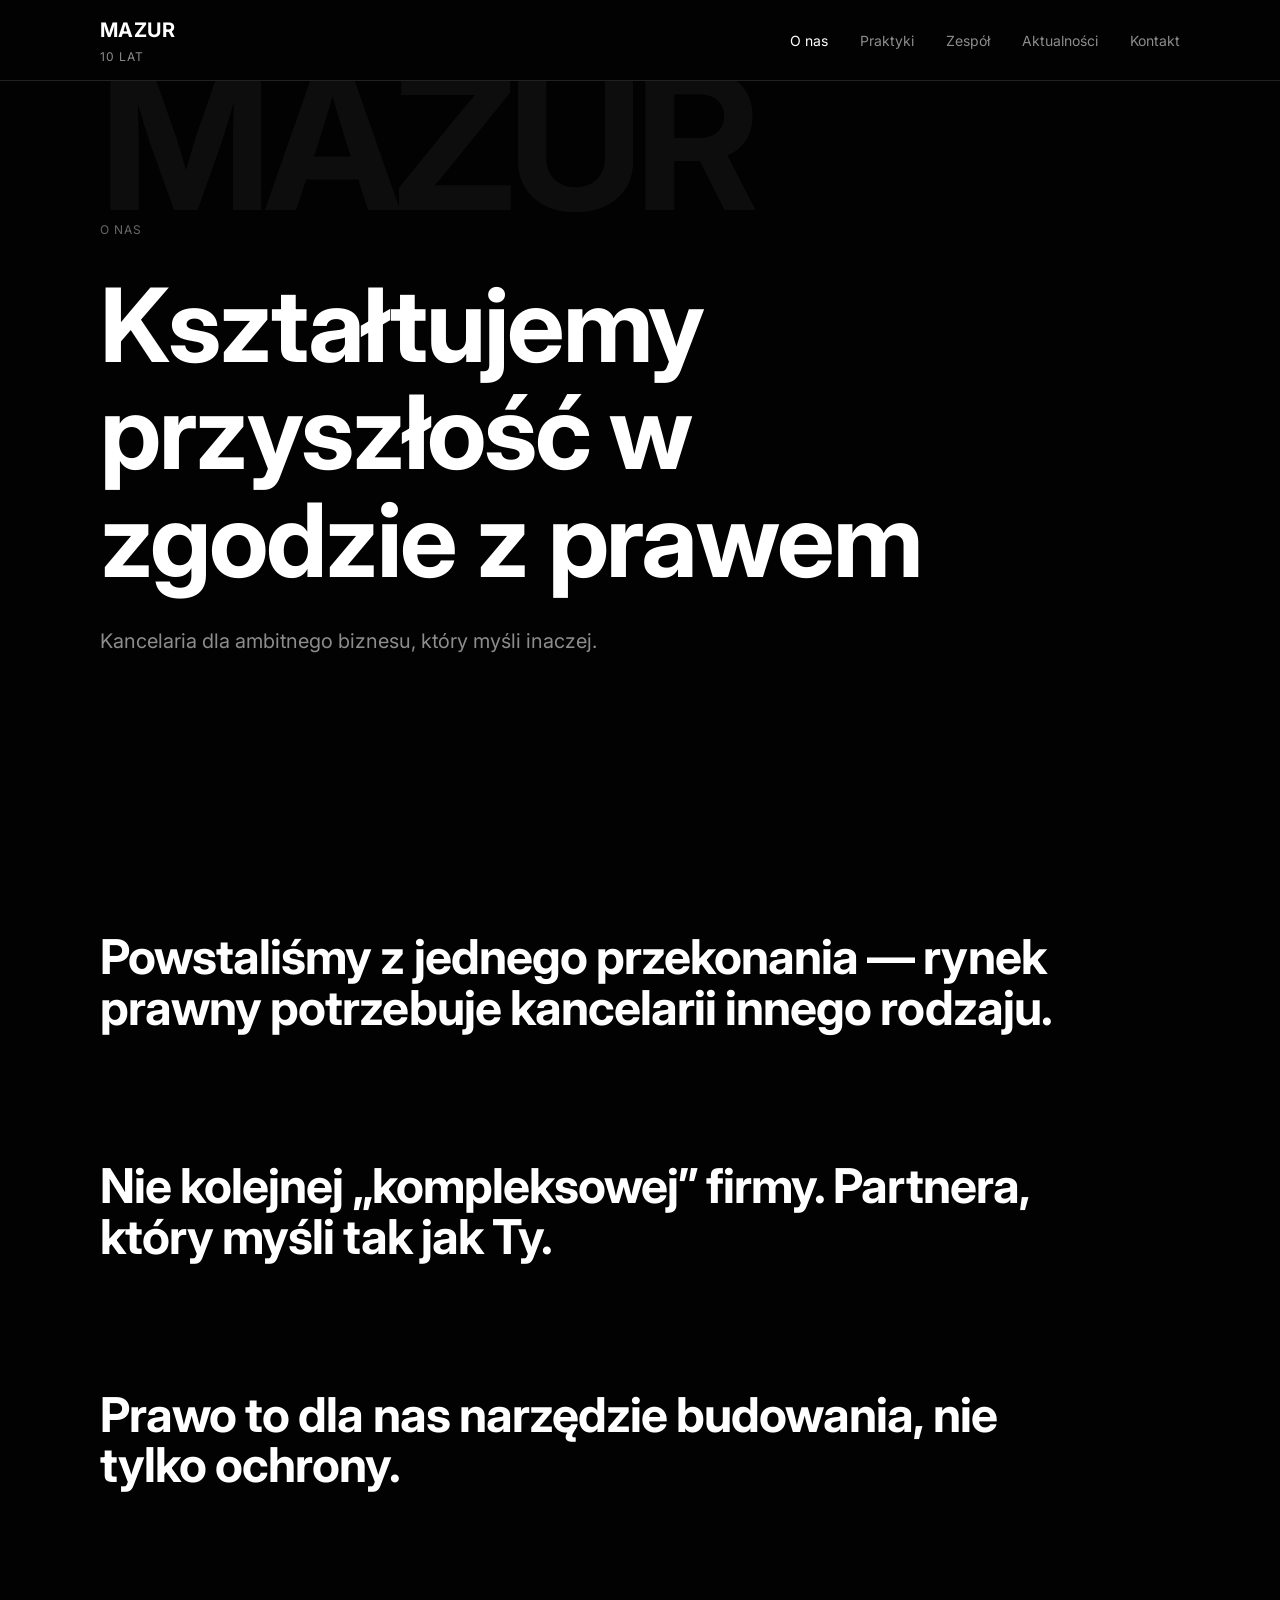
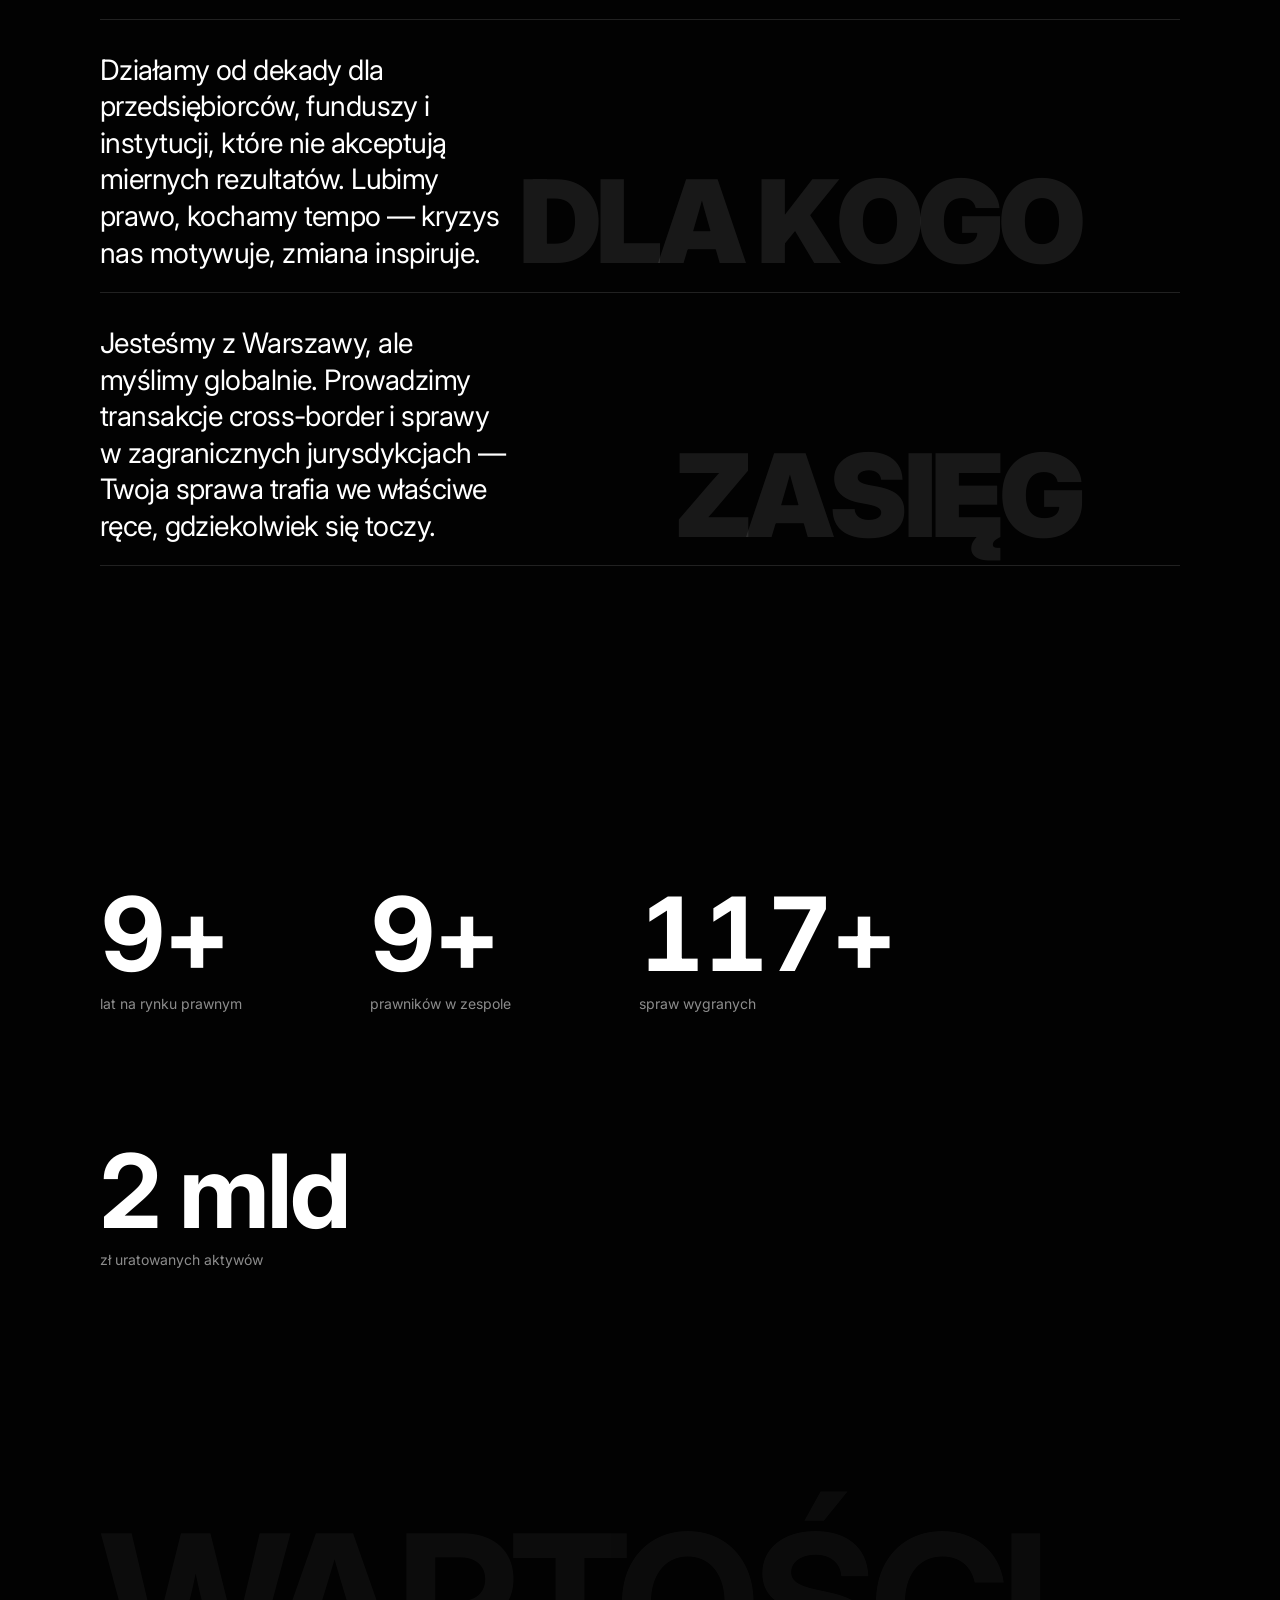
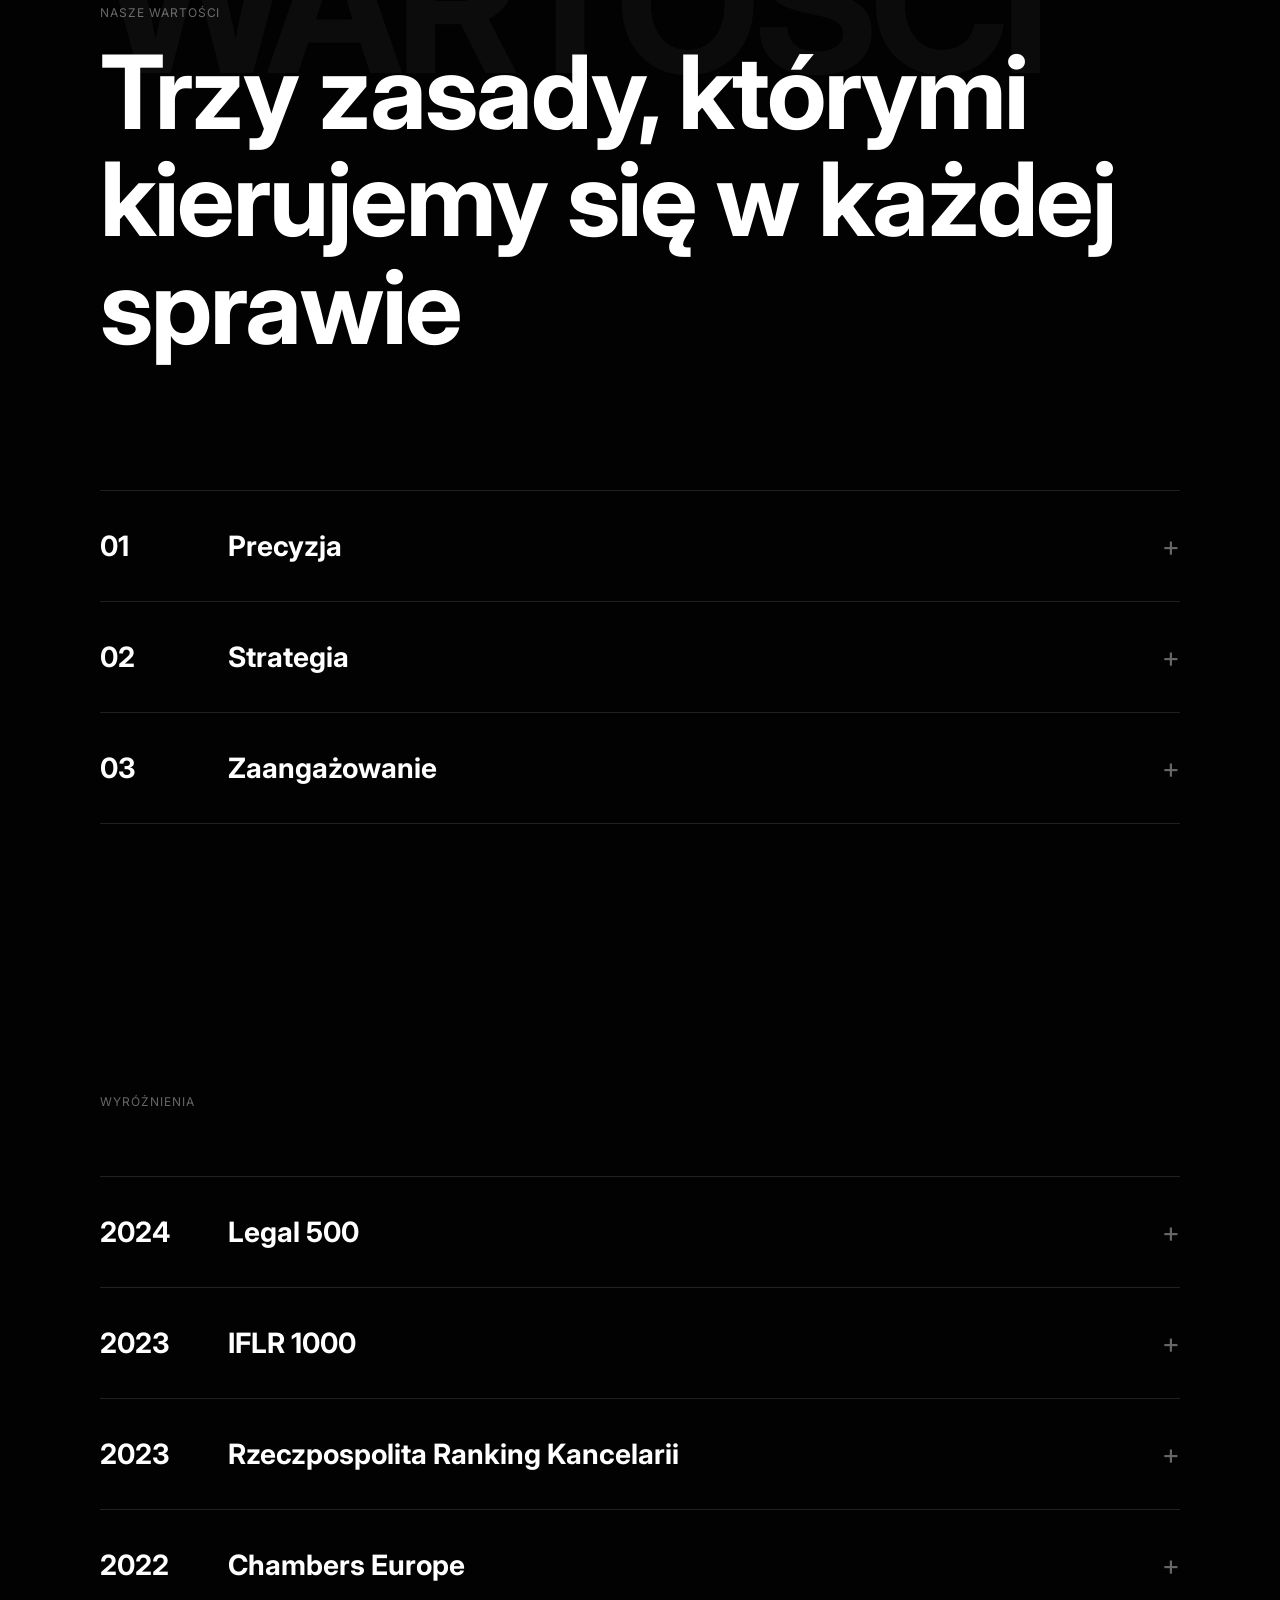
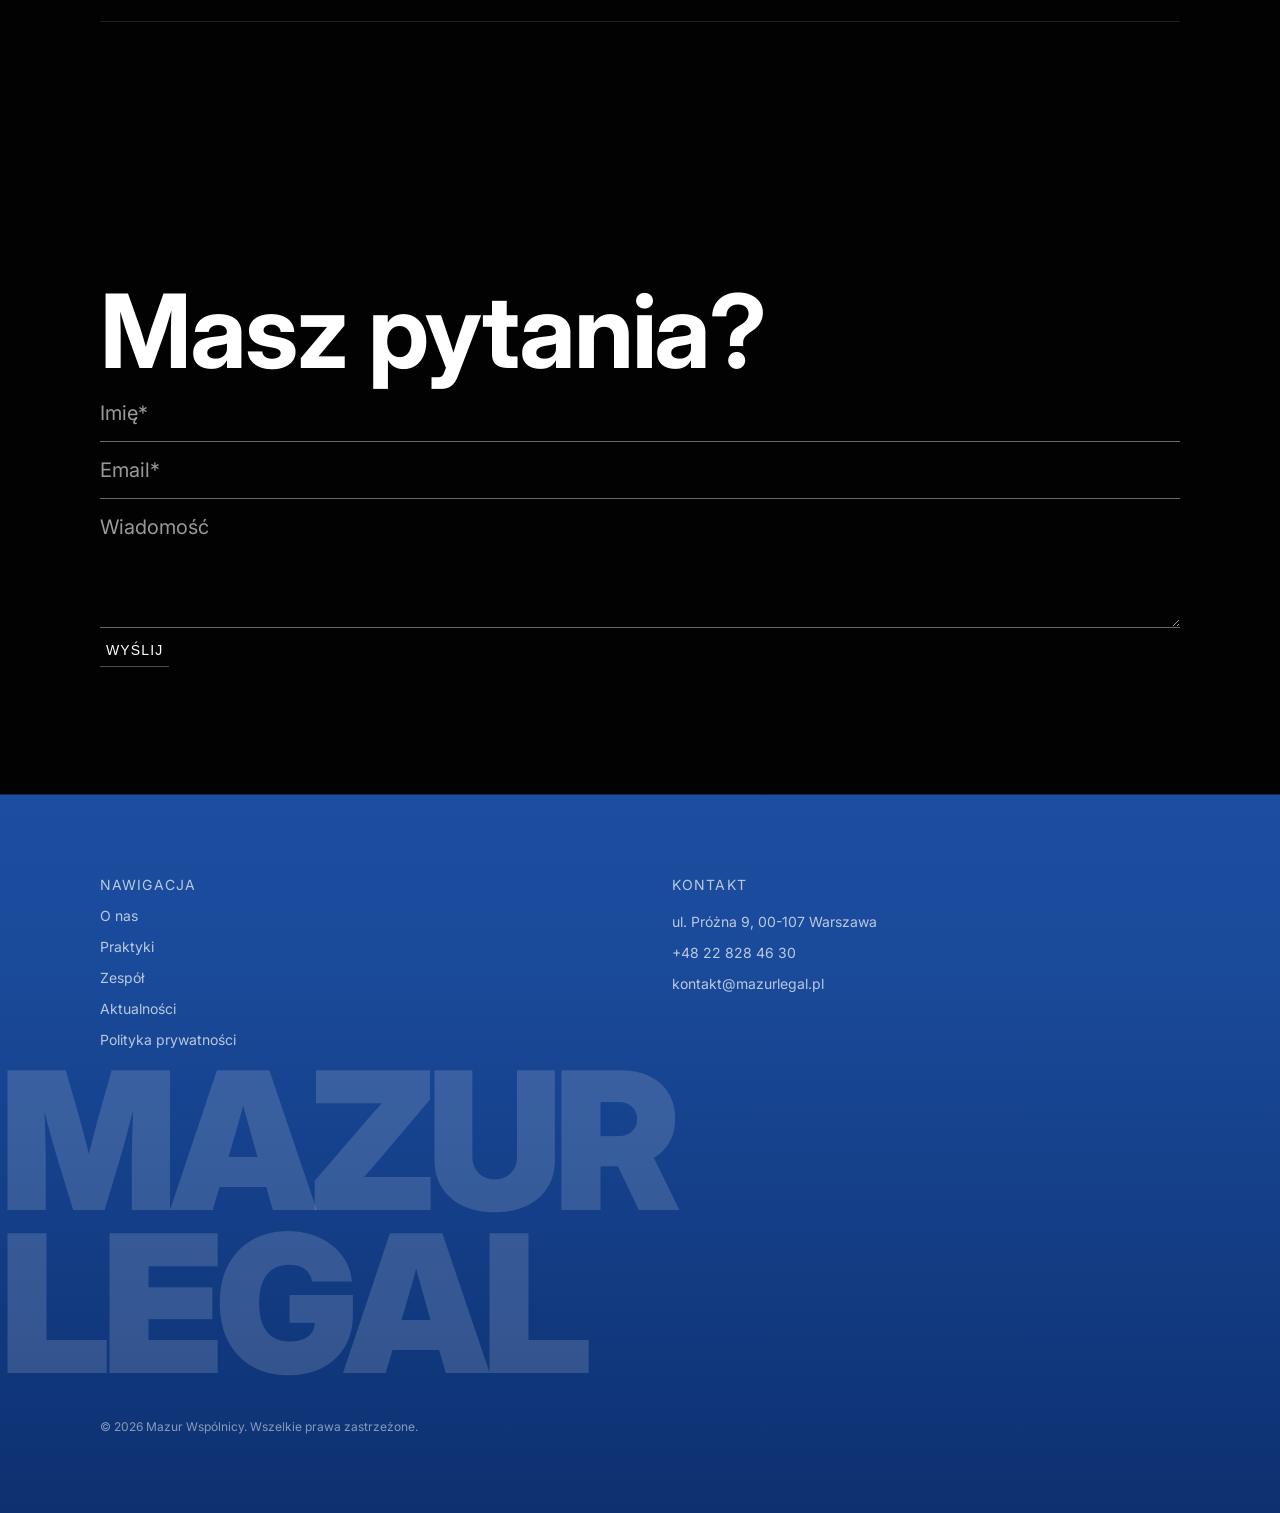
<file: o-kancelarii.html>
<!DOCTYPE html>
<html lang="pl">
<head>
  <meta charset="UTF-8">
  <meta name="viewport" content="width=device-width, initial-scale=1.0">
  <title>O kancelarii — Mazur Wspólnicy</title>
  <meta name="description" content="Kancelaria prawna Mazur Wspólnicy — 10 lat na rynku, 10+ prawników, Warszawa. Kształtujemy przyszłość w zgodzie z prawem.">
  <meta property="og:type" content="website">
  <meta property="og:title" content="O kancelarii — Mazur Wspólnicy">
  <meta property="og:description" content="10 lat na rynku prawnym. 10+ prawników. Kancelaria dla ambitnego biznesu.">
  <meta property="og:url" content="https://mazurlegal.pl/o-kancelarii.html">
  <meta property="og:image" content="assets/images/og-mazur.jpg">
  <link rel="canonical" href="https://mazurlegal.pl/o-kancelarii.html">
  <link rel="icon" type="image/svg+xml" href="data:image/svg+xml,<svg xmlns='http://www.w3.org/2000/svg' viewBox='0 0 32 32'><rect width='32' height='32' fill='%23020202'/><text x='4' y='24' font-family='sans-serif' font-weight='900' font-size='20' fill='white'>M</text></svg>">
  <link rel="stylesheet" href="design-system-editorial.css">
  <script type="application/ld+json">
  {
    "@context": "https://schema.org",
    "@type": "LegalService",
    "name": "Mazur Wspólnicy",
    "url": "https://mazurlegal.pl",
    "foundingDate": "2016",
    "address": {
      "@type": "PostalAddress",
      "streetAddress": "ul. Próżna 9",
      "addressLocality": "Warszawa",
      "postalCode": "00-107",
      "addressCountry": "PL"
    },
    "telephone": "+48-22-000-00-00",
    "email": "kontakt@mazurlegal.pl",
    "knowsAbout": ["Spory sądowe", "Prawo karne gospodarcze", "Restrukturyzacja", "Prawo korporacyjne", "M&A"],
    "areaServed": "Polska"
  }
  </script>
</head>
<body>

<a href="#main" class="skip-link">Przejdź do treści głównej</a>

<nav class="nav" aria-label="Główna nawigacja">
  <div class="nav-inner">
    <a href="index.html" class="nav-logo">
      MAZUR<span class="nav-logo-sub">10 LAT</span>
    </a>
    <ul class="nav-links">
      <li><a href="o-kancelarii.html" aria-current="page">O nas</a></li>
      <li><a href="praktyki.html">Praktyki</a></li>
      <li><a href="zespol.html">Zespół</a></li>
      <li><a href="aktualnosci.html">Aktualności</a></li>
      <li><a href="#contact">Kontakt</a></li>
    </ul>
    <button id="menu-toggle" class="nav-burger" aria-expanded="false"
            aria-controls="mobile-menu" aria-label="Otwórz menu">☰</button>
  </div>
</nav>

<div id="mobile-menu" aria-hidden="true">
  <button id="menu-close" aria-label="Zamknij menu">×</button>
  <a href="o-kancelarii.html"><span class="f-numeral">01</span>O nas</a>
  <a href="praktyki.html"><span class="f-numeral">02</span>Praktyki</a>
  <a href="zespol.html"><span class="f-numeral">03</span>Zespół</a>
  <a href="aktualnosci.html"><span class="f-numeral">04</span>Aktualności</a>
  <a href="#contact"><span class="f-numeral">05</span>Kontakt</a>
</div>

<main id="main">

<!-- ═══ INTERIOR HEADER ═══ -->
<section class="section bg-base section-mega-clip" aria-labelledby="page-h" style="padding-top: var(--interior-top);">
  <div class="section-mega f-mega mega-grow" data-mega-max="0.05" aria-hidden="true">MAZUR</div>
  <div class="container">
    <p class="f-meta">O nas</p>
    <h1 id="page-h" class="f-display scroll-reveal-text" style="max-width: var(--content-width); margin-top: var(--space-md);">
      Kształtujemy przyszłość w zgodzie z prawem
    </h1>
    <p class="f-lead scroll-reveal-text" style="max-width: var(--content-width); margin-top: var(--space-md); color: var(--text-muted);">
      Kancelaria dla ambitnego biznesu, który myśli inaczej.
    </p>
  </div>
</section>

<!-- ═══ MANIFESTO — duże oświetlane zdania (scroll-color) ═══ -->
<section class="section bg-base" aria-label="O kancelarii">
  <div class="container">
    <div class="manifesto">
      <p class="manifesto-line scroll-reveal-text">
        Powstaliśmy z jednego przekonania — rynek prawny potrzebuje
        kancelarii <em>innego rodzaju</em>.
      </p>
      <p class="manifesto-line scroll-reveal-text">
        Nie kolejnej „kompleksowej” firmy. Partnera, który myśli
        tak jak Ty.
      </p>
      <p class="manifesto-line scroll-reveal-text">
        Prawo to dla nas narzędzie budowania, <em>nie tylko ochrony</em>.
      </p>
    </div>

    <div class="about-facts" style="margin-top: var(--space-xl);">
      <div class="about-fact reveal-fade">
        <!-- D·L·A·(sp)·K·O·G·O — każda litera z osobnym delay 80ms -->
        <div class="about-fact-bg" aria-hidden="true"><span style="transition-delay:.05s">D</span><span style="transition-delay:.19s">L</span><span style="transition-delay:.33s">A</span><span style="transition-delay:.47s">&nbsp;</span><span style="transition-delay:.61s">K</span><span style="transition-delay:.75s">O</span><span style="transition-delay:.89s">G</span><span style="transition-delay:1.03s">O</span></div>
        <p class="about-body">
          Działamy od dekady dla przedsiębiorców, funduszy i instytucji,
          które nie akceptują miernych rezultatów. Lubimy prawo, kochamy
          tempo — kryzys nas motywuje, zmiana inspiruje.
        </p>
      </div>
      <div class="about-fact reveal-fade">
        <!-- Z·A·S·I·Ę·G -->
        <div class="about-fact-bg" aria-hidden="true"><span style="transition-delay:.05s">Z</span><span style="transition-delay:.19s">A</span><span style="transition-delay:.33s">S</span><span style="transition-delay:.47s">I</span><span style="transition-delay:.61s">&#280;</span><span style="transition-delay:.75s">G</span></div>
        <p class="about-body">
          Jesteśmy z Warszawy, ale myślimy globalnie. Prowadzimy transakcje
          cross-border i sprawy w zagranicznych jurysdykcjach — Twoja sprawa
          trafia we właściwe ręce, gdziekolwiek się toczy.
        </p>
      </div>
    </div>
  </div>
</section>

<!-- ═══ STATS ═══ -->
<section class="section bg-base" aria-label="Liczby">
  <div class="container">
    <div class="stats-row stagger-list">
      <div class="stat">
        <span class="trust-number count-up" data-target="10" data-suffix="+">0+</span>
        <span class="trust-label">lat na rynku prawnym</span>
      </div>
      <div class="stat">
        <span class="trust-number count-up" data-target="10" data-suffix="+">0+</span>
        <span class="trust-label">prawników w zespole</span>
      </div>
      <div class="stat">
        <span class="trust-number count-up" data-target="120" data-suffix="+">0+</span>
        <span class="trust-label">spraw wygranych</span>
      </div>
      <div class="stat">
        <span class="trust-number" style="font-family:var(--font-display);font-size:var(--text-display);font-weight:var(--weight-bold);line-height:var(--leading-none);letter-spacing:var(--tracking-tight);">2 mld</span>
        <span class="trust-label">zł uratowanych aktywów</span>
      </div>
    </div>
  </div>
</section>

<!-- ═══ WARTOŚCI — 3 rzędy jak recognition-item ═══ -->
<section class="section bg-base section-mega-clip" aria-labelledby="wartosci-h">
  <div class="section-mega f-mega mega-grow" data-mega-max="0.04" aria-hidden="true">WARTOŚCI</div>
  <div class="container">
    <p class="f-meta">Nasze wartości</p>
    <h2 id="wartosci-h" class="f-display scroll-reveal-text" style="margin-top: var(--space-sm); margin-bottom: var(--space-xl);">
      Trzy zasady, którymi kierujemy się w każdej sprawie
    </h2>
    <div class="recognition-row stagger-list from-left">
      <div class="recognition-item" style="cursor: default;">
        <span class="recognition-year">01</span>
        <span class="recognition-name">Precyzja</span>
        <span class="recognition-plus" aria-hidden="true">+</span>
      </div>
      <div class="recognition-item" style="cursor: default;">
        <span class="recognition-year">02</span>
        <span class="recognition-name">Strategia</span>
        <span class="recognition-plus" aria-hidden="true">+</span>
      </div>
      <div class="recognition-item" style="cursor: default;">
        <span class="recognition-year">03</span>
        <span class="recognition-name">Zaangażowanie</span>
        <span class="recognition-plus" aria-hidden="true">+</span>
      </div>
    </div>
  </div>
</section>

<!-- ═══ RECOGNITION ═══ -->
<section class="section bg-base" aria-label="Wyróżnienia">
  <div class="container">
    <p class="f-meta">Wyróżnienia</p>
    <div class="recognition-row stagger-list from-left" style="margin-top: var(--space-lg);">
      <a href="https://www.legal500.com" class="recognition-item"
         target="_blank" rel="noopener noreferrer">
        <span class="recognition-year">2024</span>
        <span class="recognition-name">Legal 500</span>
        <span class="recognition-plus" aria-hidden="true">+</span>
      </a>
      <a href="https://www.iflr1000.com" class="recognition-item"
         target="_blank" rel="noopener noreferrer">
        <span class="recognition-year">2023</span>
        <span class="recognition-name">IFLR 1000</span>
        <span class="recognition-plus" aria-hidden="true">+</span>
      </a>
      <a href="https://www.rp.pl" class="recognition-item"
         target="_blank" rel="noopener noreferrer">
        <span class="recognition-year">2023</span>
        <span class="recognition-name">Rzeczpospolita Ranking Kancelarii</span>
        <span class="recognition-plus" aria-hidden="true">+</span>
      </a>
      <a href="https://chambers.com" class="recognition-item"
         target="_blank" rel="noopener noreferrer">
        <span class="recognition-year">2022</span>
        <span class="recognition-name">Chambers Europe</span>
        <span class="recognition-plus" aria-hidden="true">+</span>
      </a>
    </div>
  </div>
</section>

<!-- ═══ CONTACT + FOOTER ═══ -->
<div class="contact-footer-wrap">
  <section id="contact" class="section" aria-labelledby="contact-h">
    <div class="contact-rise" aria-hidden="true"></div>
    <div class="container">
      <h2 id="contact-h" class="f-display scroll-reveal-text">Masz pytania?</h2>
      <form id="contact-form" class="contact-form reveal-fade" novalidate>
        <input type="text" name="_hp" tabindex="-1" autocomplete="off"
               aria-hidden="true"
               style="position:absolute;left:-9999px;width:1px;height:1px;opacity:0;overflow:hidden;">
        <input type="text" name="name" placeholder="Imię*" required
               aria-label="Imię" autocomplete="given-name">
        <input type="email" name="email" placeholder="Email*" required
               aria-label="Email" autocomplete="email">
        <textarea name="message" rows="4" placeholder="Wiadomość"
                  aria-label="Wiadomość"></textarea>
        <button type="submit" class="btn-text">Wyślij</button>
        <p id="form-success" role="status" tabindex="-1">
          Dziękujemy. Odpowiemy najszybciej jak to możliwe.
        </p>
      </form>
    </div>
  </section>

  <footer class="footer" aria-label="Stopka">
    <div class="container footer-cols">
      <div>
        <p class="f-meta">Nawigacja</p>
        <a href="o-kancelarii.html">O nas</a>
        <a href="praktyki.html">Praktyki</a>
        <a href="zespol.html">Zespół</a>
        <a href="aktualnosci.html">Aktualności</a>
        <a href="privacy-policy.html">Polityka prywatności</a>
      </div>
      <div>
        <p class="f-meta">Kontakt</p>
        <p>ul. Próżna 9, 00-107 Warszawa</p>
        <a href="tel:+48228284630">+48 22 828 46 30</a>
        <a href="mailto:kontakt@mazurlegal.pl">kontakt@mazurlegal.pl</a>
      </div>
    </div>
    <div class="footer-wordmark f-mega" aria-hidden="true">MAZUR LEGAL</div>
    <p class="footer-copyright">© 2026 Mazur Wspólnicy. Wszelkie prawa zastrzeżone.</p>
  </footer>
</div>

</main>

<script src="animations-editorial.js"></script>
</body>
</html>
</file>
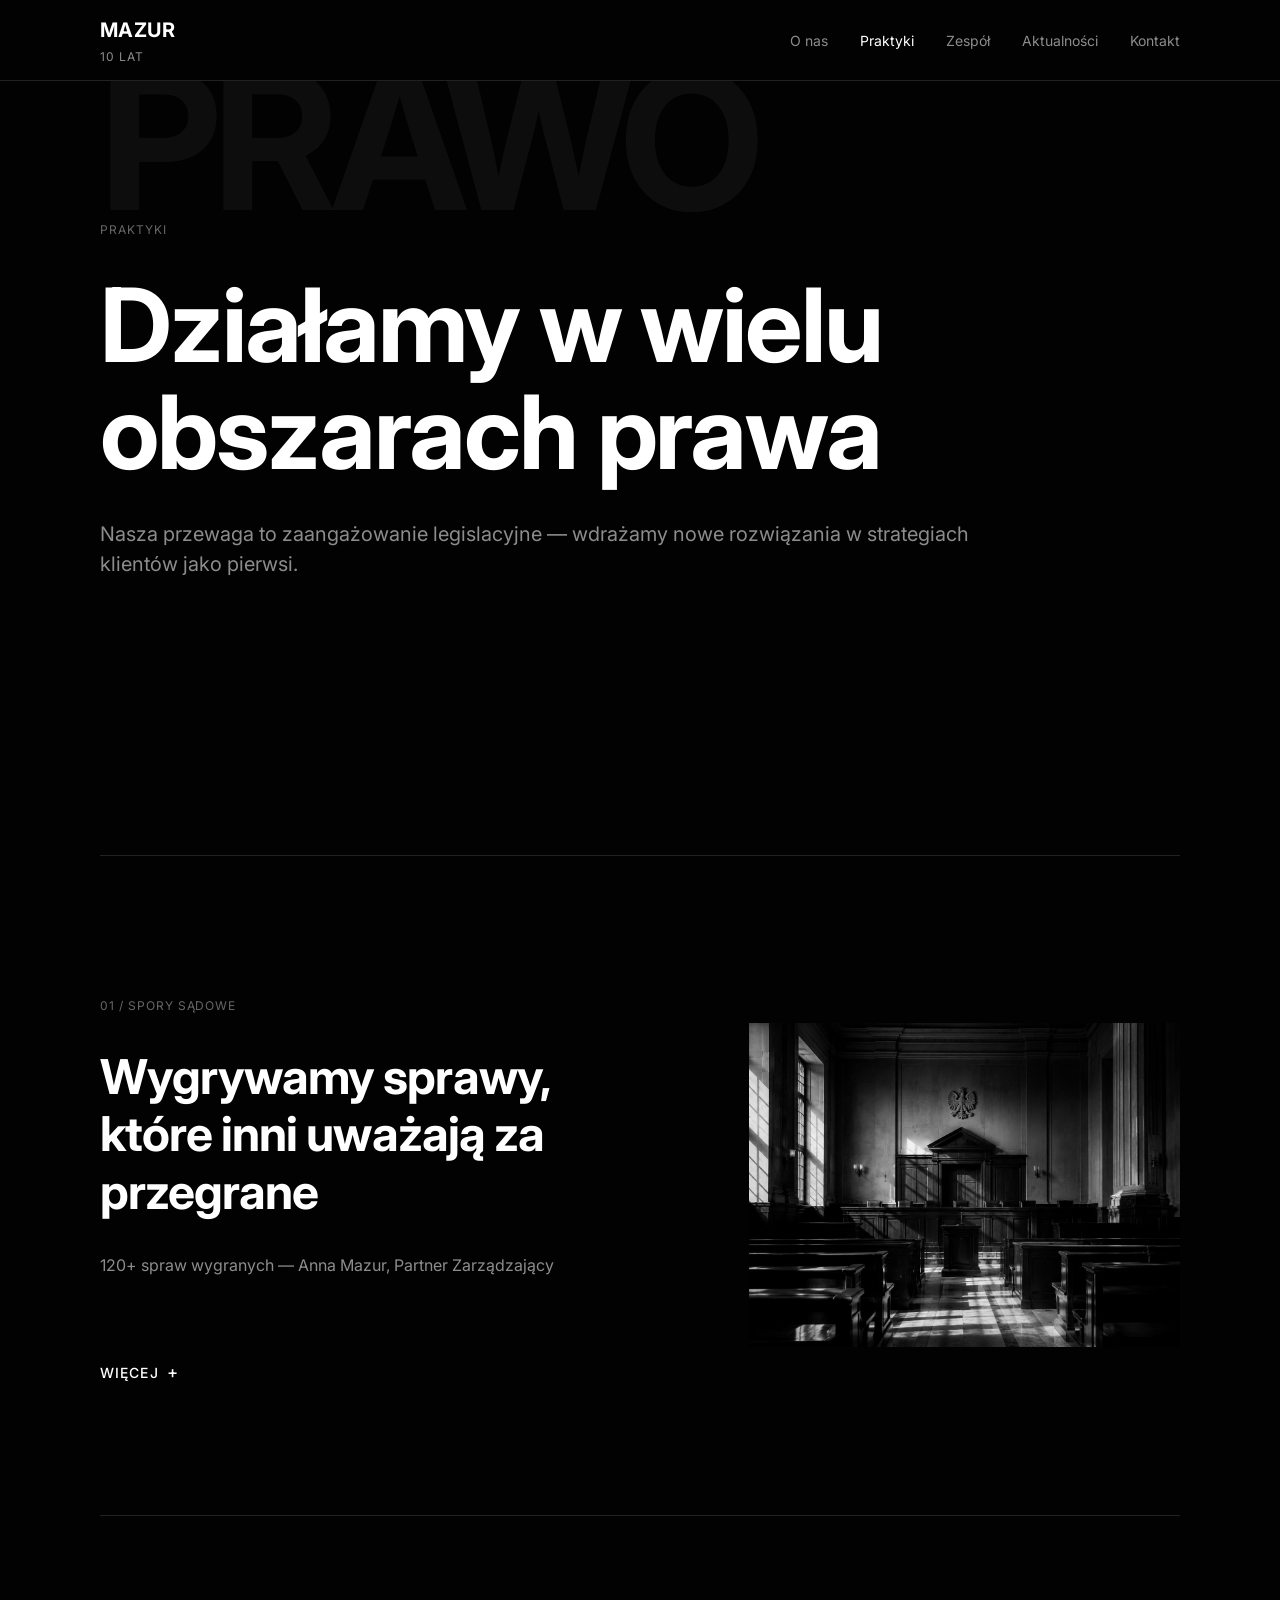
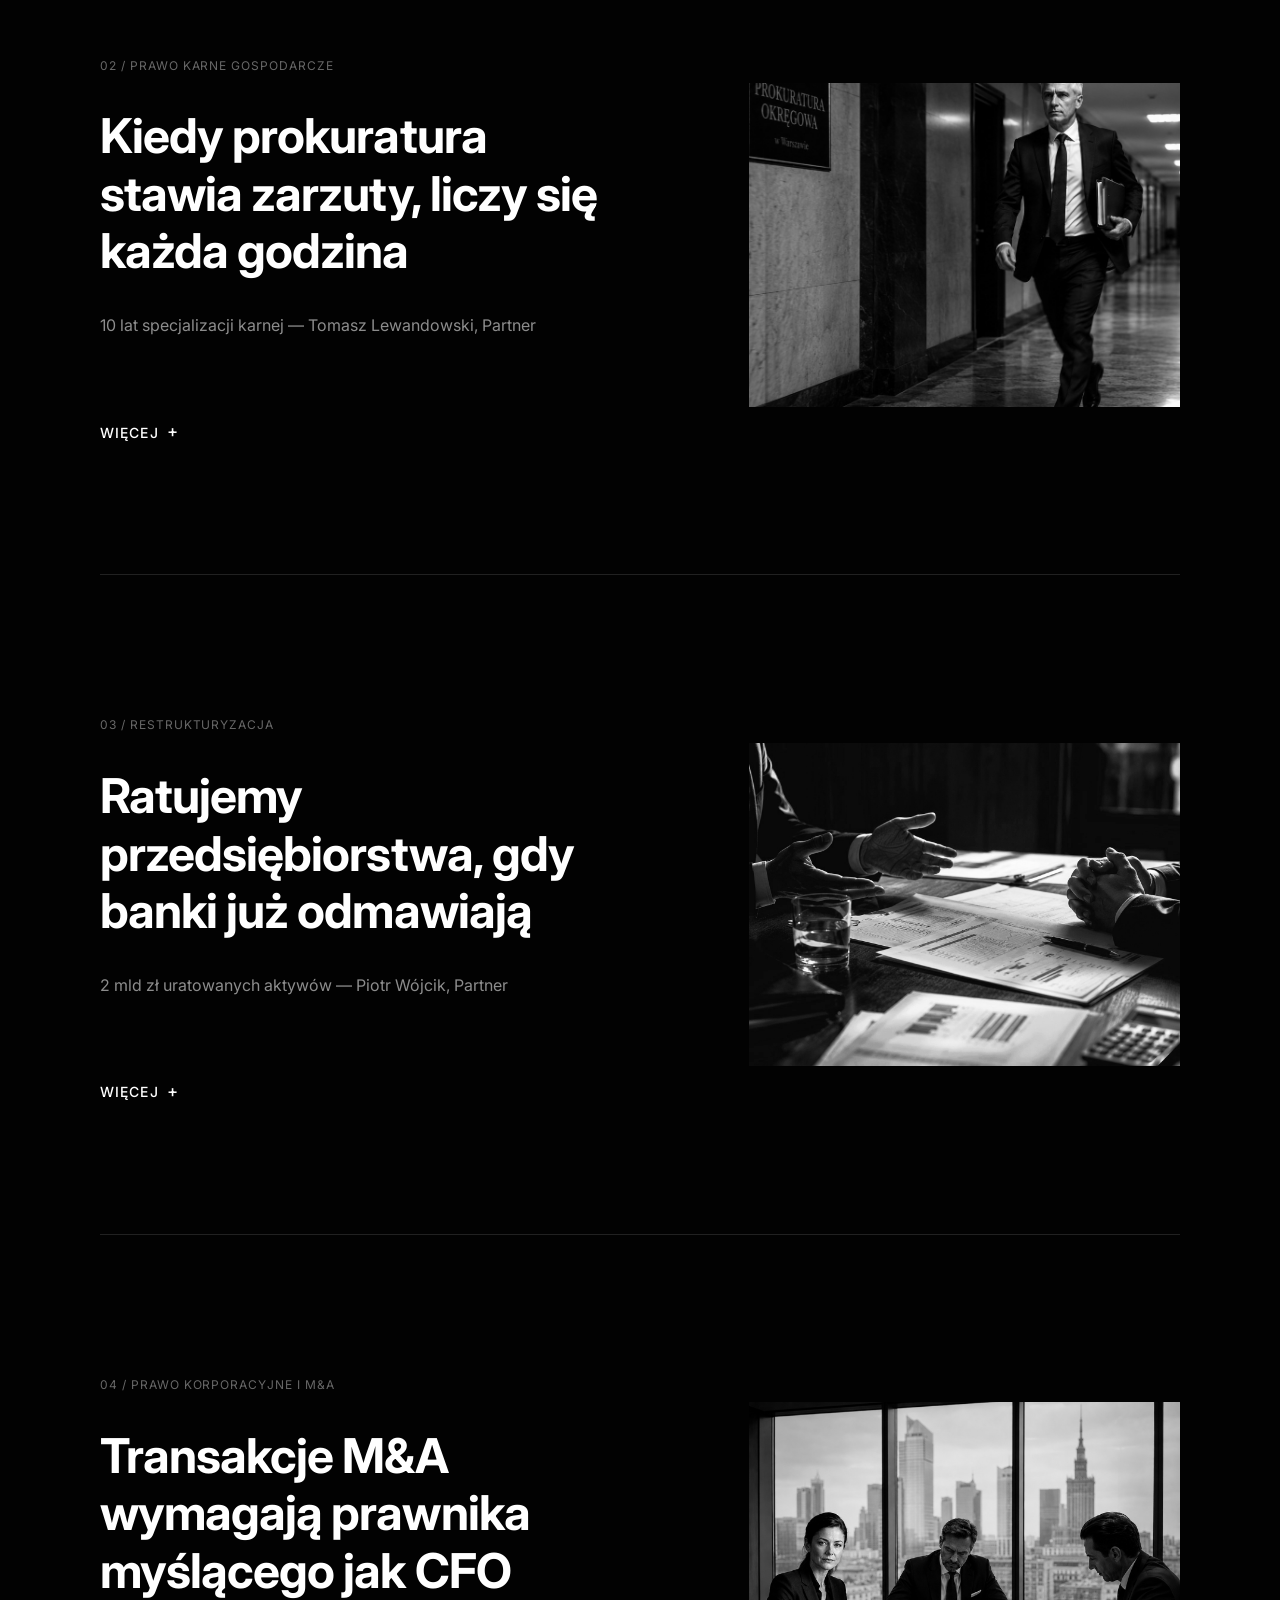
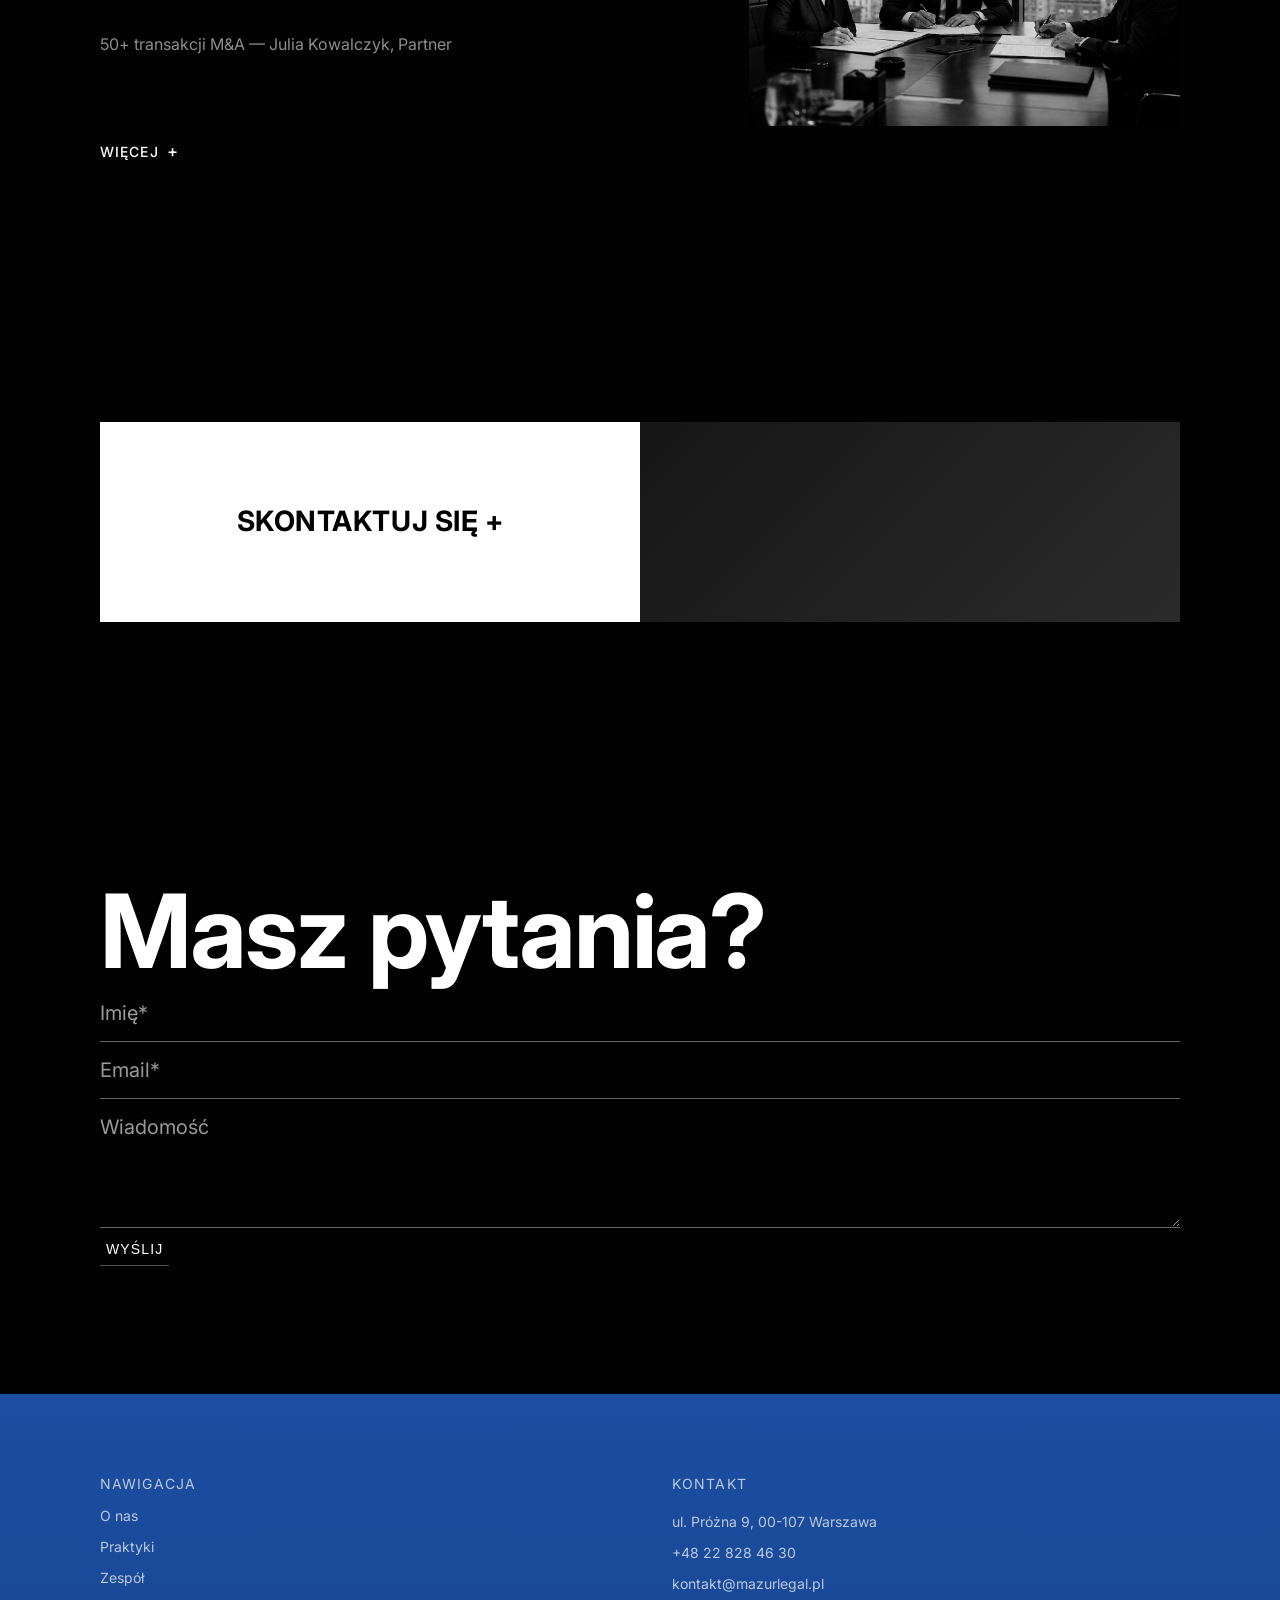
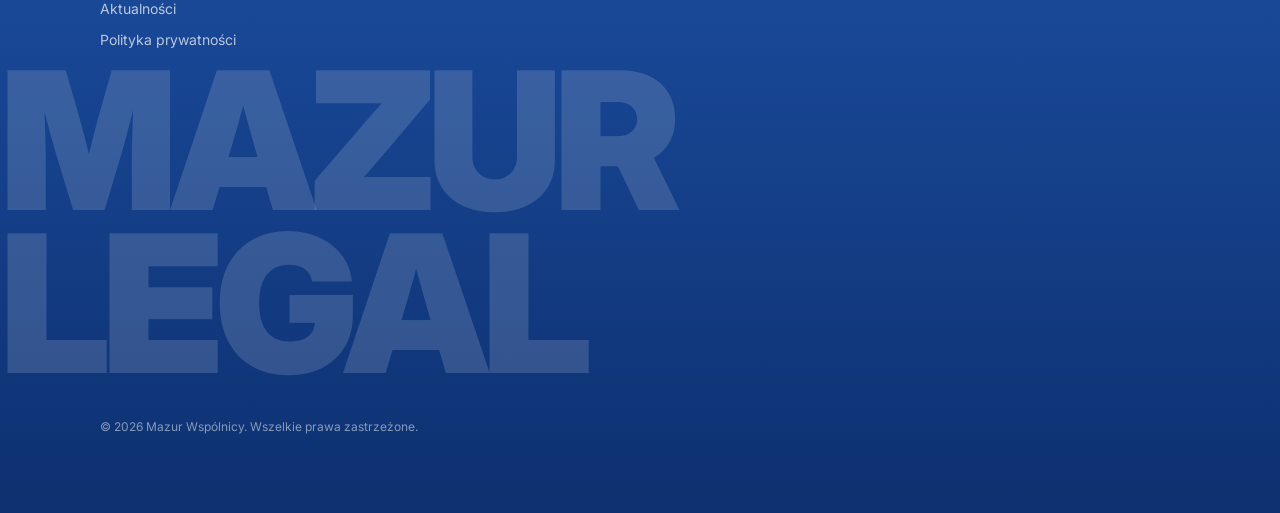
<file: praktyki.html>
<!DOCTYPE html>
<html lang="pl">
<head>
  <meta charset="UTF-8">
  <meta name="viewport" content="width=device-width, initial-scale=1.0">
  <title>Praktyki — Mazur Wspólnicy</title>
  <meta name="description" content="Spory sądowe, prawo karne gospodarcze, restrukturyzacja, prawo korporacyjne i M&A. Praktyki prawne Mazur Wspólnicy. Warszawa.">
  <meta property="og:type" content="website">
  <meta property="og:title" content="Praktyki — Mazur Wspólnicy">
  <meta property="og:description" content="Działamy w wielu obszarach prawa. Nasza przewaga to zaangażowanie legislacyjne.">
  <meta property="og:url" content="https://mazurlegal.pl/praktyki.html">
  <meta property="og:image" content="assets/images/og-mazur.jpg">
  <link rel="canonical" href="https://mazurlegal.pl/praktyki.html">
  <link rel="icon" type="image/svg+xml" href="data:image/svg+xml,<svg xmlns='http://www.w3.org/2000/svg' viewBox='0 0 32 32'><rect width='32' height='32' fill='%23020202'/><text x='4' y='24' font-family='sans-serif' font-weight='900' font-size='20' fill='white'>M</text></svg>">
  <link rel="stylesheet" href="design-system-editorial.css">
</head>
<body>

<a href="#main" class="skip-link">Przejdź do treści głównej</a>

<nav class="nav" aria-label="Główna nawigacja">
  <div class="nav-inner">
    <a href="index.html" class="nav-logo">
      MAZUR<span class="nav-logo-sub">10 LAT</span>
    </a>
    <ul class="nav-links">
      <li><a href="o-kancelarii.html">O nas</a></li>
      <li><a href="praktyki.html" aria-current="page">Praktyki</a></li>
      <li><a href="zespol.html">Zespół</a></li>
      <li><a href="aktualnosci.html">Aktualności</a></li>
      <li><a href="#contact">Kontakt</a></li>
    </ul>
    <button id="menu-toggle" class="nav-burger" aria-expanded="false"
            aria-controls="mobile-menu" aria-label="Otwórz menu">☰</button>
  </div>
</nav>

<div id="mobile-menu" aria-hidden="true">
  <button id="menu-close" aria-label="Zamknij menu">×</button>
  <a href="o-kancelarii.html"><span class="f-numeral">01</span>O nas</a>
  <a href="praktyki.html"><span class="f-numeral">02</span>Praktyki</a>
  <a href="zespol.html"><span class="f-numeral">03</span>Zespół</a>
  <a href="aktualnosci.html"><span class="f-numeral">04</span>Aktualności</a>
  <a href="#contact"><span class="f-numeral">05</span>Kontakt</a>
</div>

<main id="main">

<!-- ═══ INTERIOR HEADER ═══ -->
<section class="section bg-base section-mega-clip" aria-labelledby="page-h" style="padding-top: var(--interior-top);">
  <div class="section-mega f-mega mega-grow" data-mega-max="0.05" aria-hidden="true">PRAWO</div>
  <div class="container">
    <p class="f-meta">Praktyki</p>
    <h1 id="page-h" class="f-display scroll-reveal-text" style="max-width: var(--content-width); margin-top: var(--space-md);">
      Działamy w wielu obszarach prawa
    </h1>
    <p class="f-lead scroll-reveal-text" style="max-width: var(--content-width); margin-top: var(--space-md); color: var(--text-muted);">
      Nasza przewaga to zaangażowanie legislacyjne — wdrażamy nowe rozwiązania
      w strategiach klientów jako pierwsi.
    </p>
  </div>
</section>

<!-- ═══ PRACTICE INDEX — editorial directory (ten sam głos co homepage) ═══ -->
<section class="section bg-base" aria-label="Obszary praktyki">
  <div class="container">

    <article class="practice-index-row reveal-fade">
      <div class="grid-editorial" style="align-items: center;">
        <div class="col-left">
          <p class="f-meta">01 / Spory sądowe</p>
          <a href="praktyki/spory.html" style="text-decoration: none;">
            <h2 class="f-h2" style="margin-top: var(--space-md); max-width: 26ch;">
              Wygrywamy sprawy, które inni uważają za przegrane
            </h2>
          </a>
          <p class="f-body" style="margin-top: var(--space-md); color: var(--text-muted);">
            120+ spraw wygranych — Anna Mazur, Partner Zarządzający
          </p>
          <a href="praktyki/spory.html" class="btn-more" style="margin-top: var(--space-lg);">Więcej</a>
        </div>
        <div class="col-right">
          <img src="assets/images/practice-litigation.jpg"
               alt="Spory sądowe — Mazur Wspólnicy" width="1672" height="941" loading="lazy"
               style="width:100%; height:auto; aspect-ratio:4/3; object-fit:cover; filter:grayscale(100%); display:block;">
        </div>
      </div>
    </article>

    <article class="practice-index-row reveal-fade">
      <div class="grid-editorial" style="align-items: center;">
        <div class="col-left">
          <p class="f-meta">02 / Prawo karne gospodarcze</p>
          <a href="praktyki/karne.html" style="text-decoration: none;">
            <h2 class="f-h2" style="margin-top: var(--space-md); max-width: 26ch;">
              Kiedy prokuratura stawia zarzuty, liczy się każda godzina
            </h2>
          </a>
          <p class="f-body" style="margin-top: var(--space-md); color: var(--text-muted);">
            10 lat specjalizacji karnej — Tomasz Lewandowski, Partner
          </p>
          <a href="praktyki/karne.html" class="btn-more" style="margin-top: var(--space-lg);">Więcej</a>
        </div>
        <div class="col-right">
          <img src="assets/images/practice-criminal.jpg"
               alt="Prawo karne gospodarcze — Mazur Wspólnicy" width="923" height="941" loading="lazy"
               style="width:100%; height:auto; aspect-ratio:4/3; object-fit:cover; filter:grayscale(100%); display:block;">
        </div>
      </div>
    </article>

    <article class="practice-index-row reveal-fade">
      <div class="grid-editorial" style="align-items: center;">
        <div class="col-left">
          <p class="f-meta">03 / Restrukturyzacja</p>
          <a href="praktyki/restrukturyzacja.html" style="text-decoration: none;">
            <h2 class="f-h2" style="margin-top: var(--space-md); max-width: 26ch;">
              Ratujemy przedsiębiorstwa, gdy banki już odmawiają
            </h2>
          </a>
          <p class="f-body" style="margin-top: var(--space-md); color: var(--text-muted);">
            2 mld zł uratowanych aktywów — Piotr Wójcik, Partner
          </p>
          <a href="praktyki/restrukturyzacja.html" class="btn-more" style="margin-top: var(--space-lg);">Więcej</a>
        </div>
        <div class="col-right">
          <img src="assets/images/practice-restructuring.jpg"
               alt="Restrukturyzacja — Mazur Wspólnicy" width="1448" height="1086" loading="lazy"
               style="width:100%; height:auto; aspect-ratio:4/3; object-fit:cover; filter:grayscale(100%); display:block;">
        </div>
      </div>
    </article>

    <article class="practice-index-row reveal-fade">
      <div class="grid-editorial" style="align-items: center;">
        <div class="col-left">
          <p class="f-meta">04 / Prawo korporacyjne i M&amp;A</p>
          <a href="praktyki/korporacyjne.html" style="text-decoration: none;">
            <h2 class="f-h2" style="margin-top: var(--space-md); max-width: 26ch;">
              Transakcje M&amp;A wymagają prawnika myślącego jak CFO
            </h2>
          </a>
          <p class="f-body" style="margin-top: var(--space-md); color: var(--text-muted);">
            50+ transakcji M&amp;A — Julia Kowalczyk, Partner
          </p>
          <a href="praktyki/korporacyjne.html" class="btn-more" style="margin-top: var(--space-lg);">Więcej</a>
        </div>
        <div class="col-right">
          <img src="assets/images/practice-corporate.jpg"
               alt="Prawo korporacyjne i M&A — Mazur Wspólnicy" width="1448" height="1086" loading="lazy"
               style="width:100%; height:auto; aspect-ratio:4/3; object-fit:cover; filter:grayscale(100%); display:block;">
        </div>
      </div>
    </article>

    <a href="#contact" class="btn-more-split" style="margin-top: var(--space-xl);">
      <span class="btn-more-split-text">SKONTAKTUJ SIĘ +</span>
      <span class="btn-more-split-grad" aria-hidden="true"></span>
    </a>

  </div>
</section>

<!-- ═══ CONTACT + FOOTER ═══ -->
<div class="contact-footer-wrap">
  <section id="contact" class="section" aria-labelledby="contact-h">
    <div class="contact-rise" aria-hidden="true"></div>
    <div class="container">
      <h2 id="contact-h" class="f-display scroll-reveal-text">Masz pytania?</h2>
      <form id="contact-form" class="contact-form reveal-fade" novalidate>
        <input type="text" name="_hp" tabindex="-1" autocomplete="off"
               aria-hidden="true"
               style="position:absolute;left:-9999px;width:1px;height:1px;opacity:0;overflow:hidden;">
        <input type="text" name="name" placeholder="Imię*" required
               aria-label="Imię" autocomplete="given-name">
        <input type="email" name="email" placeholder="Email*" required
               aria-label="Email" autocomplete="email">
        <textarea name="message" rows="4" placeholder="Wiadomość"
                  aria-label="Wiadomość"></textarea>
        <button type="submit" class="btn-text">Wyślij</button>
        <p id="form-success" role="status" tabindex="-1">
          Dziękujemy. Odpowiemy najszybciej jak to możliwe.
        </p>
      </form>
    </div>
  </section>

  <footer class="footer" aria-label="Stopka">
    <div class="container footer-cols">
      <div>
        <p class="f-meta">Nawigacja</p>
        <a href="o-kancelarii.html">O nas</a>
        <a href="praktyki.html">Praktyki</a>
        <a href="zespol.html">Zespół</a>
        <a href="aktualnosci.html">Aktualności</a>
        <a href="privacy-policy.html">Polityka prywatności</a>
      </div>
      <div>
        <p class="f-meta">Kontakt</p>
        <p>ul. Próżna 9, 00-107 Warszawa</p>
        <a href="tel:+48228284630">+48 22 828 46 30</a>
        <a href="mailto:kontakt@mazurlegal.pl">kontakt@mazurlegal.pl</a>
      </div>
    </div>
    <div class="footer-wordmark f-mega" aria-hidden="true">MAZUR LEGAL</div>
    <p class="footer-copyright">© 2026 Mazur Wspólnicy. Wszelkie prawa zastrzeżone.</p>
  </footer>
</div>

</main>

<script src="animations-editorial.js"></script>
</body>
</html>
</file>
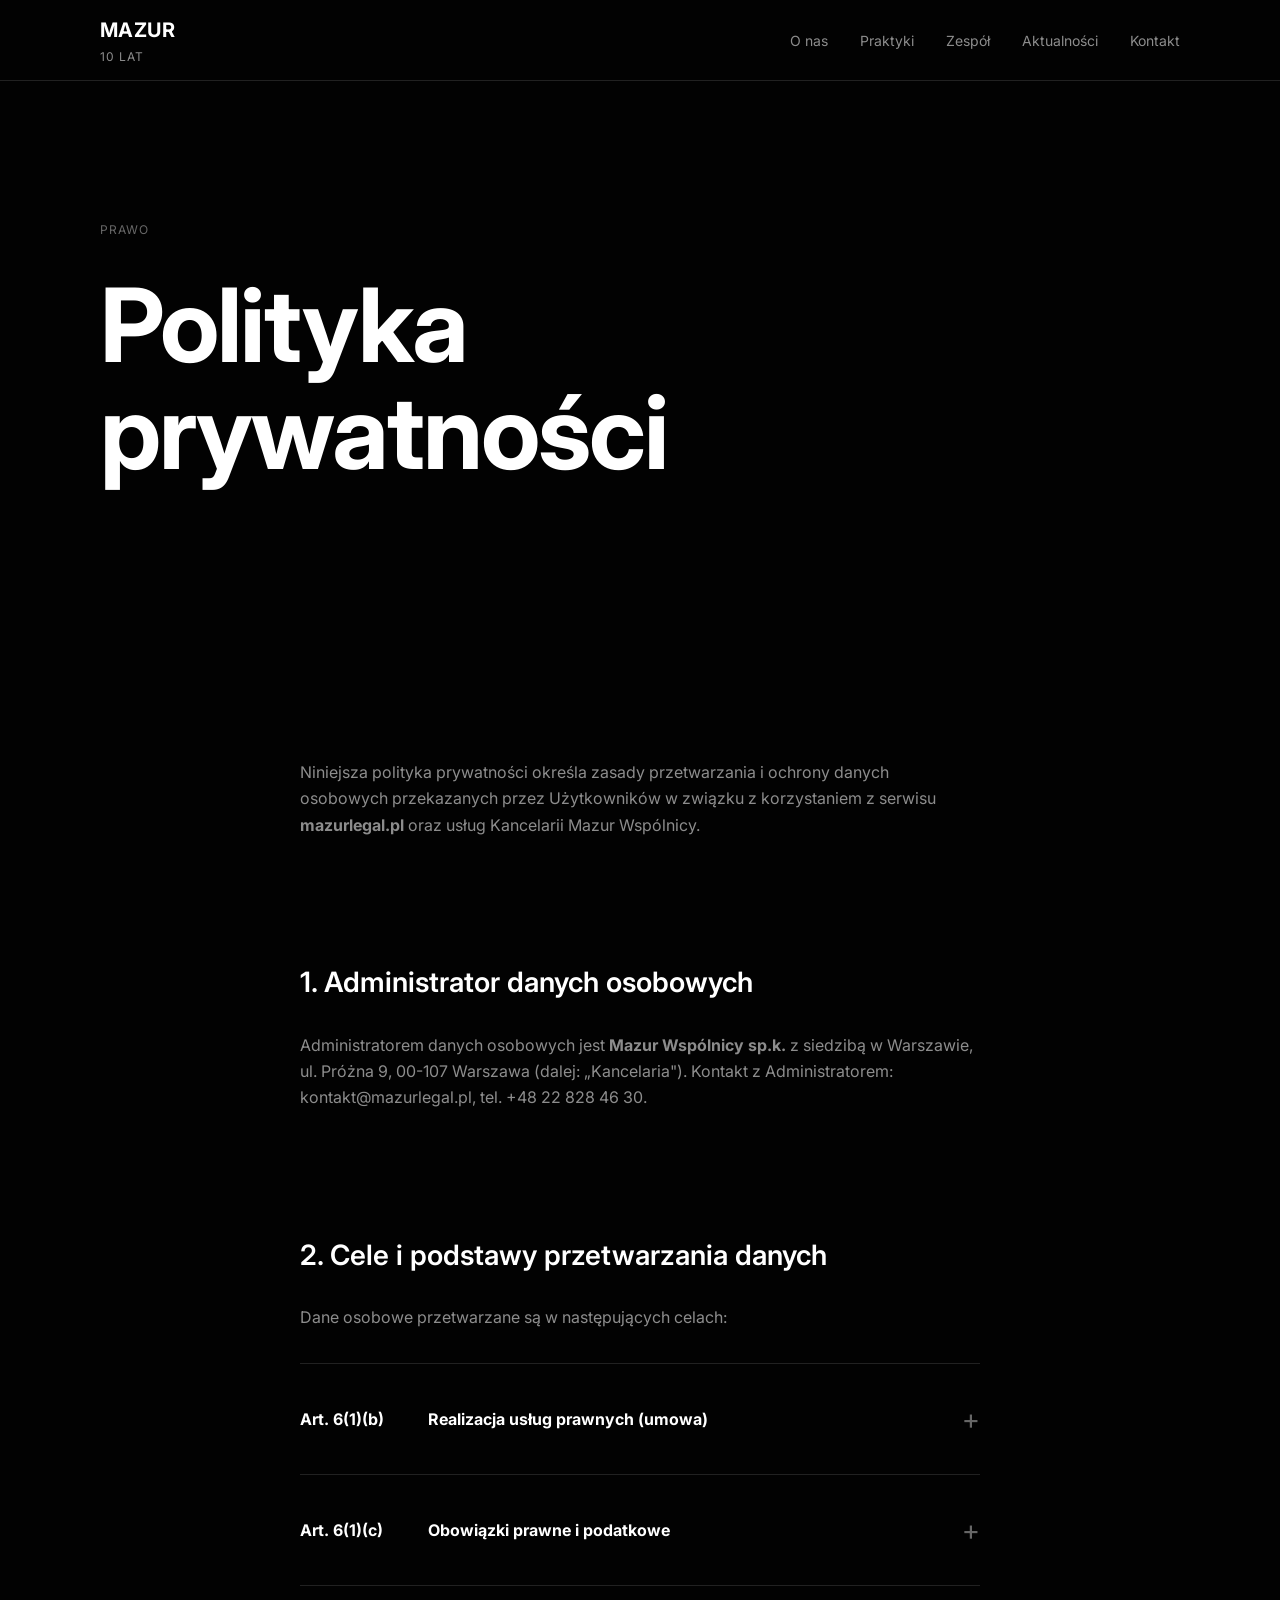
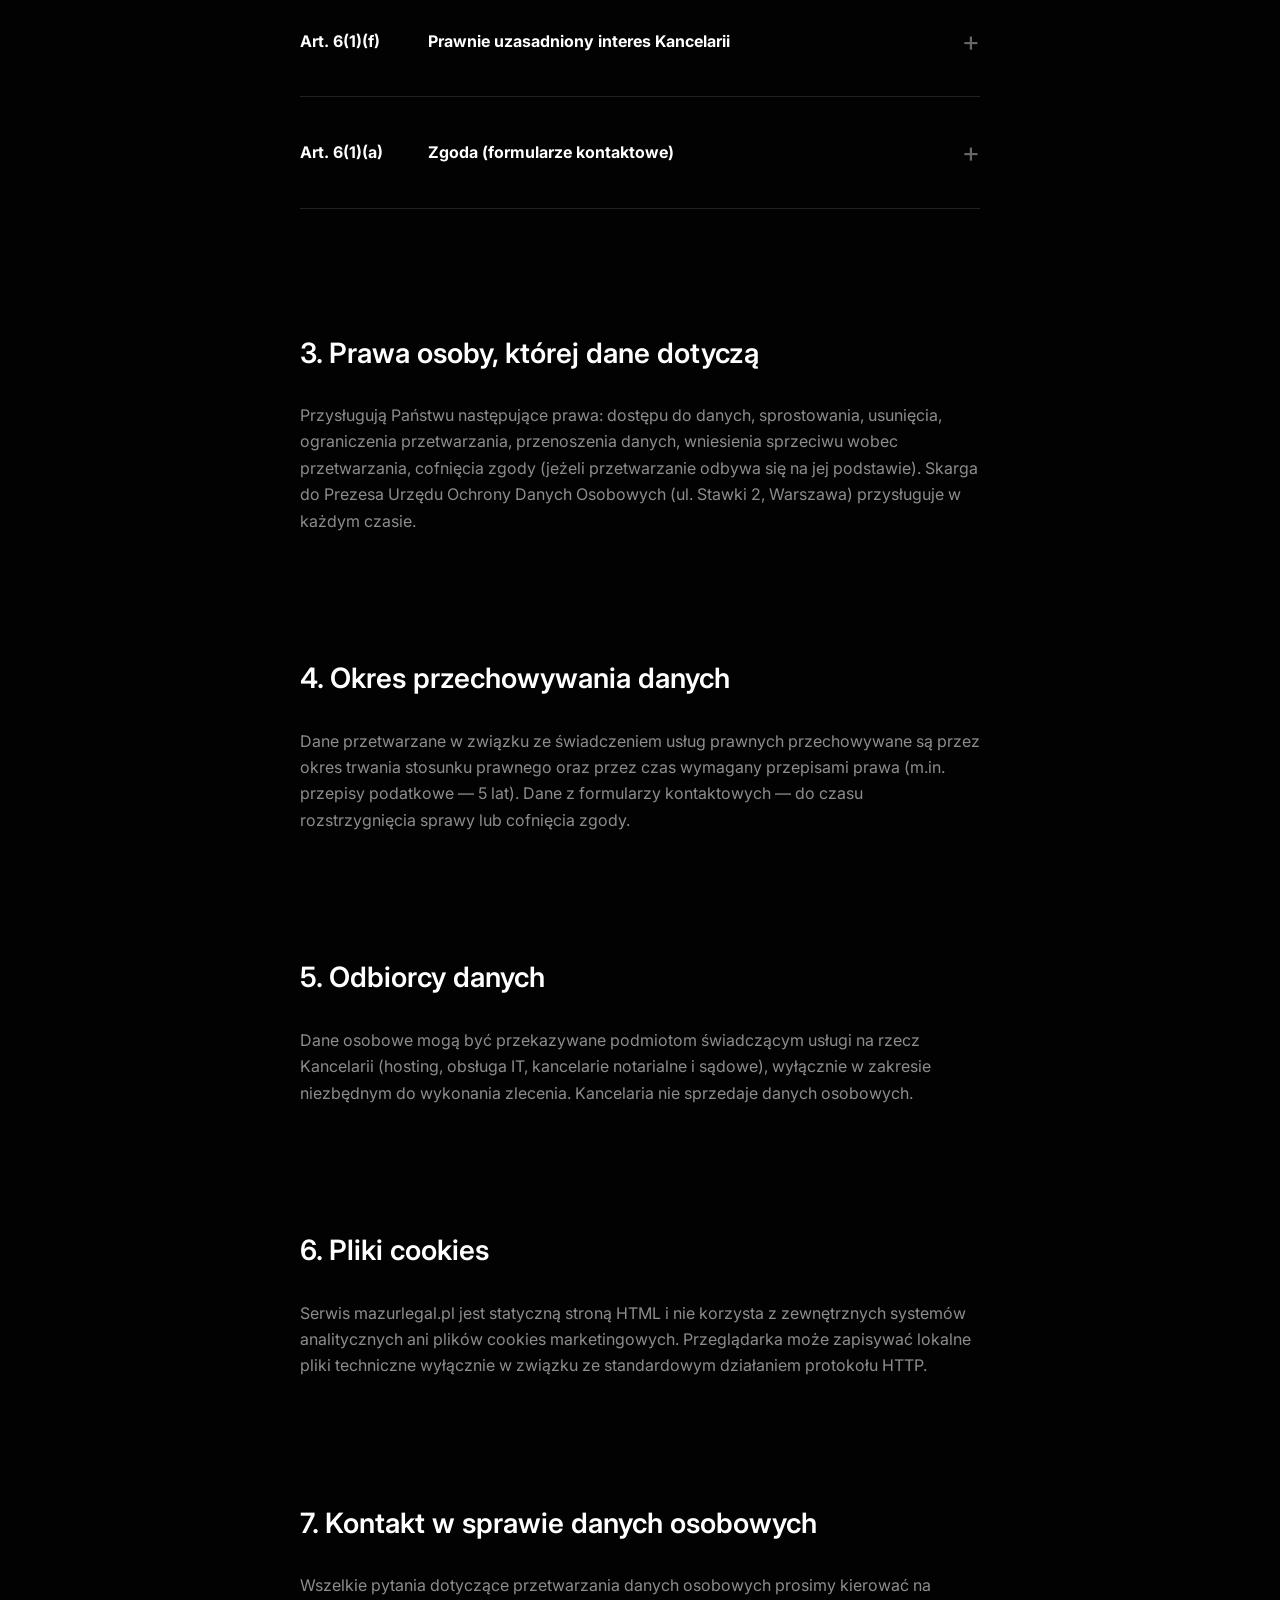
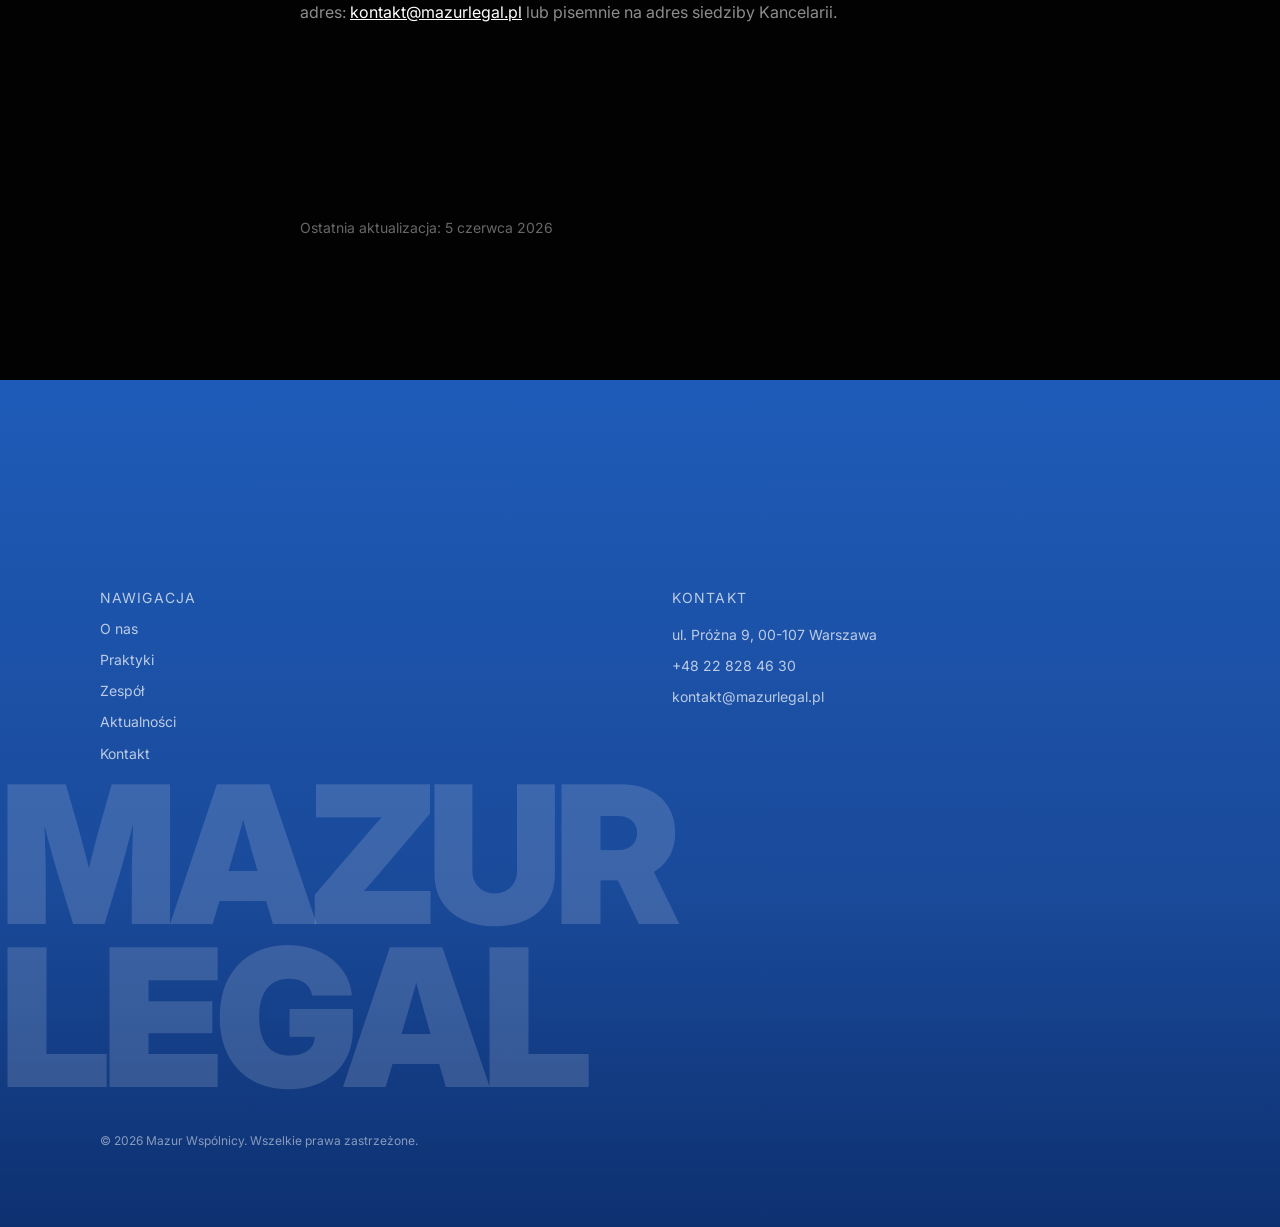
<file: privacy-policy.html>
<!DOCTYPE html>
<html lang="pl">
<head>
  <meta charset="UTF-8">
  <meta name="viewport" content="width=device-width, initial-scale=1.0">
  <title>Polityka prywatności — Mazur Wspólnicy</title>
  <meta name="description" content="Polityka prywatności kancelarii Mazur Wspólnicy. Informacje o przetwarzaniu danych osobowych zgodnie z RODO.">
  <meta name="robots" content="noindex, follow">
  <link rel="canonical" href="https://mazurlegal.pl/privacy-policy.html">
  <link rel="icon" type="image/svg+xml" href="data:image/svg+xml,<svg xmlns='http://www.w3.org/2000/svg' viewBox='0 0 32 32'><rect width='32' height='32' fill='%23020202'/><text x='4' y='24' font-family='sans-serif' font-weight='900' font-size='20' fill='white'>M</text></svg>">
  <link rel="stylesheet" href="design-system-editorial.css">
</head>
<body>

<a href="#main" class="skip-link">Przejdź do treści głównej</a>

<nav class="nav" aria-label="Główna nawigacja">
  <div class="nav-inner">
    <a href="index.html" class="nav-logo">
      MAZUR<span class="nav-logo-sub">10 LAT</span>
    </a>
    <ul class="nav-links">
      <li><a href="o-kancelarii.html">O nas</a></li>
      <li><a href="praktyki.html">Praktyki</a></li>
      <li><a href="zespol.html">Zespół</a></li>
      <li><a href="aktualnosci.html">Aktualności</a></li>
      <li><a href="kontakt.html">Kontakt</a></li>
    </ul>
    <button id="menu-toggle" class="nav-burger" aria-expanded="false"
            aria-controls="mobile-menu" aria-label="Otwórz menu">☰</button>
  </div>
</nav>

<div id="mobile-menu" aria-hidden="true">
  <button id="menu-close" aria-label="Zamknij menu">×</button>
  <a href="o-kancelarii.html"><span class="f-numeral">01</span>O nas</a>
  <a href="praktyki.html"><span class="f-numeral">02</span>Praktyki</a>
  <a href="zespol.html"><span class="f-numeral">03</span>Zespół</a>
  <a href="aktualnosci.html"><span class="f-numeral">04</span>Aktualności</a>
  <a href="kontakt.html"><span class="f-numeral">05</span>Kontakt</a>
</div>

<main id="main">

<!-- ═══ INTERIOR HEADER ═══ -->
<section class="section bg-base" aria-labelledby="page-h" style="padding-top: var(--interior-top);">
  <div class="container">
    <p class="f-meta">Prawo</p>
    <h1 id="page-h" class="f-display" style="margin-top: var(--space-md); max-width: var(--content-width);">
      Polityka prywatności
    </h1>
  </div>
</section>

<!-- ═══ TREŚĆ ═══ -->
<section class="section bg-base" aria-label="Polityka prywatności">
  <div class="container content-col">

    <p class="f-body" style="margin-bottom: var(--space-lg);">
      Niniejsza polityka prywatności określa zasady przetwarzania i ochrony danych osobowych przekazanych przez Użytkowników w związku z korzystaniem z serwisu <strong>mazurlegal.pl</strong> oraz usług Kancelarii Mazur Wspólnicy.
    </p>

    <h2 class="f-h3" style="margin-top: var(--space-xl); margin-bottom: var(--space-md);">1. Administrator danych osobowych</h2>
    <p class="f-body">
      Administratorem danych osobowych jest <strong>Mazur Wspólnicy sp.k.</strong> z siedzibą w Warszawie, ul. Próżna 9, 00-107 Warszawa (dalej: „Kancelaria"). Kontakt z Administratorem: kontakt@mazurlegal.pl, tel. +48 22 828 46 30.
    </p>

    <h2 class="f-h3" style="margin-top: var(--space-xl); margin-bottom: var(--space-md);">2. Cele i podstawy przetwarzania danych</h2>
    <p class="f-body">Dane osobowe przetwarzane są w następujących celach:</p>
    <div class="recognition-row" style="margin-top: var(--space-md);">
      <div class="recognition-item" style="cursor:default;pointer-events:none;">
        <span class="recognition-year" style="font-size:var(--text-base);">Art. 6(1)(b)</span>
        <span class="recognition-name" style="font-size:var(--text-base);">Realizacja usług prawnych (umowa)</span>
        <span class="recognition-plus" aria-hidden="true">+</span>
      </div>
      <div class="recognition-item" style="cursor:default;pointer-events:none;">
        <span class="recognition-year" style="font-size:var(--text-base);">Art. 6(1)(c)</span>
        <span class="recognition-name" style="font-size:var(--text-base);">Obowiązki prawne i podatkowe</span>
        <span class="recognition-plus" aria-hidden="true">+</span>
      </div>
      <div class="recognition-item" style="cursor:default;pointer-events:none;">
        <span class="recognition-year" style="font-size:var(--text-base);">Art. 6(1)(f)</span>
        <span class="recognition-name" style="font-size:var(--text-base);">Prawnie uzasadniony interes Kancelarii</span>
        <span class="recognition-plus" aria-hidden="true">+</span>
      </div>
      <div class="recognition-item" style="cursor:default;pointer-events:none;">
        <span class="recognition-year" style="font-size:var(--text-base);">Art. 6(1)(a)</span>
        <span class="recognition-name" style="font-size:var(--text-base);">Zgoda (formularze kontaktowe)</span>
        <span class="recognition-plus" aria-hidden="true">+</span>
      </div>
    </div>

    <h2 class="f-h3" style="margin-top: var(--space-xl); margin-bottom: var(--space-md);">3. Prawa osoby, której dane dotyczą</h2>
    <p class="f-body">
      Przysługują Państwu następujące prawa: dostępu do danych, sprostowania, usunięcia, ograniczenia przetwarzania, przenoszenia danych, wniesienia sprzeciwu wobec przetwarzania, cofnięcia zgody (jeżeli przetwarzanie odbywa się na jej podstawie). Skarga do Prezesa Urzędu Ochrony Danych Osobowych (ul. Stawki 2, Warszawa) przysługuje w każdym czasie.
    </p>

    <h2 class="f-h3" style="margin-top: var(--space-xl); margin-bottom: var(--space-md);">4. Okres przechowywania danych</h2>
    <p class="f-body">
      Dane przetwarzane w związku ze świadczeniem usług prawnych przechowywane są przez okres trwania stosunku prawnego oraz przez czas wymagany przepisami prawa (m.in. przepisy podatkowe — 5 lat). Dane z formularzy kontaktowych — do czasu rozstrzygnięcia sprawy lub cofnięcia zgody.
    </p>

    <h2 class="f-h3" style="margin-top: var(--space-xl); margin-bottom: var(--space-md);">5. Odbiorcy danych</h2>
    <p class="f-body">
      Dane osobowe mogą być przekazywane podmiotom świadczącym usługi na rzecz Kancelarii (hosting, obsługa IT, kancelarie notarialne i sądowe), wyłącznie w zakresie niezbędnym do wykonania zlecenia. Kancelaria nie sprzedaje danych osobowych.
    </p>

    <h2 class="f-h3" style="margin-top: var(--space-xl); margin-bottom: var(--space-md);">6. Pliki cookies</h2>
    <p class="f-body">
      Serwis mazurlegal.pl jest statyczną stroną HTML i nie korzysta z zewnętrznych systemów analitycznych ani plików cookies marketingowych. Przeglądarka może zapisywać lokalne pliki techniczne wyłącznie w związku ze standardowym działaniem protokołu HTTP.
    </p>

    <h2 class="f-h3" style="margin-top: var(--space-xl); margin-bottom: var(--space-md);">7. Kontakt w sprawie danych osobowych</h2>
    <p class="f-body">
      Wszelkie pytania dotyczące przetwarzania danych osobowych prosimy kierować na adres: <a href="mailto:kontakt@mazurlegal.pl" style="color:var(--text);text-decoration:underline;">kontakt@mazurlegal.pl</a> lub pisemnie na adres siedziby Kancelarii.
    </p>

    <p class="f-caption" style="margin-top: var(--space-2xl); color: var(--text-faint);">
      Ostatnia aktualizacja: 5 czerwca 2026
    </p>

  </div>
</section>

<!-- ═══ FOOTER UPROSZCZONY (bez formularza) ═══ -->
<div class="contact-footer-wrap">
  <footer class="footer" style="padding-top: var(--space-2xl);" aria-label="Stopka">
    <div class="container footer-cols">
      <div>
        <p class="f-meta">Nawigacja</p>
        <a href="o-kancelarii.html">O nas</a>
        <a href="praktyki.html">Praktyki</a>
        <a href="zespol.html">Zespół</a>
        <a href="aktualnosci.html">Aktualności</a>
        <a href="kontakt.html">Kontakt</a>
      </div>
      <div>
        <p class="f-meta">Kontakt</p>
        <p>ul. Próżna 9, 00-107 Warszawa</p>
        <a href="tel:+48228284630">+48 22 828 46 30</a>
        <a href="mailto:kontakt@mazurlegal.pl">kontakt@mazurlegal.pl</a>
      </div>
    </div>
    <div class="footer-wordmark f-mega" aria-hidden="true">MAZUR LEGAL</div>
    <p class="footer-copyright">© 2026 Mazur Wspólnicy. Wszelkie prawa zastrzeżone.</p>
  </footer>
</div>

</main>

<script src="animations-editorial.js"></script>
</body>
</html>
</file>
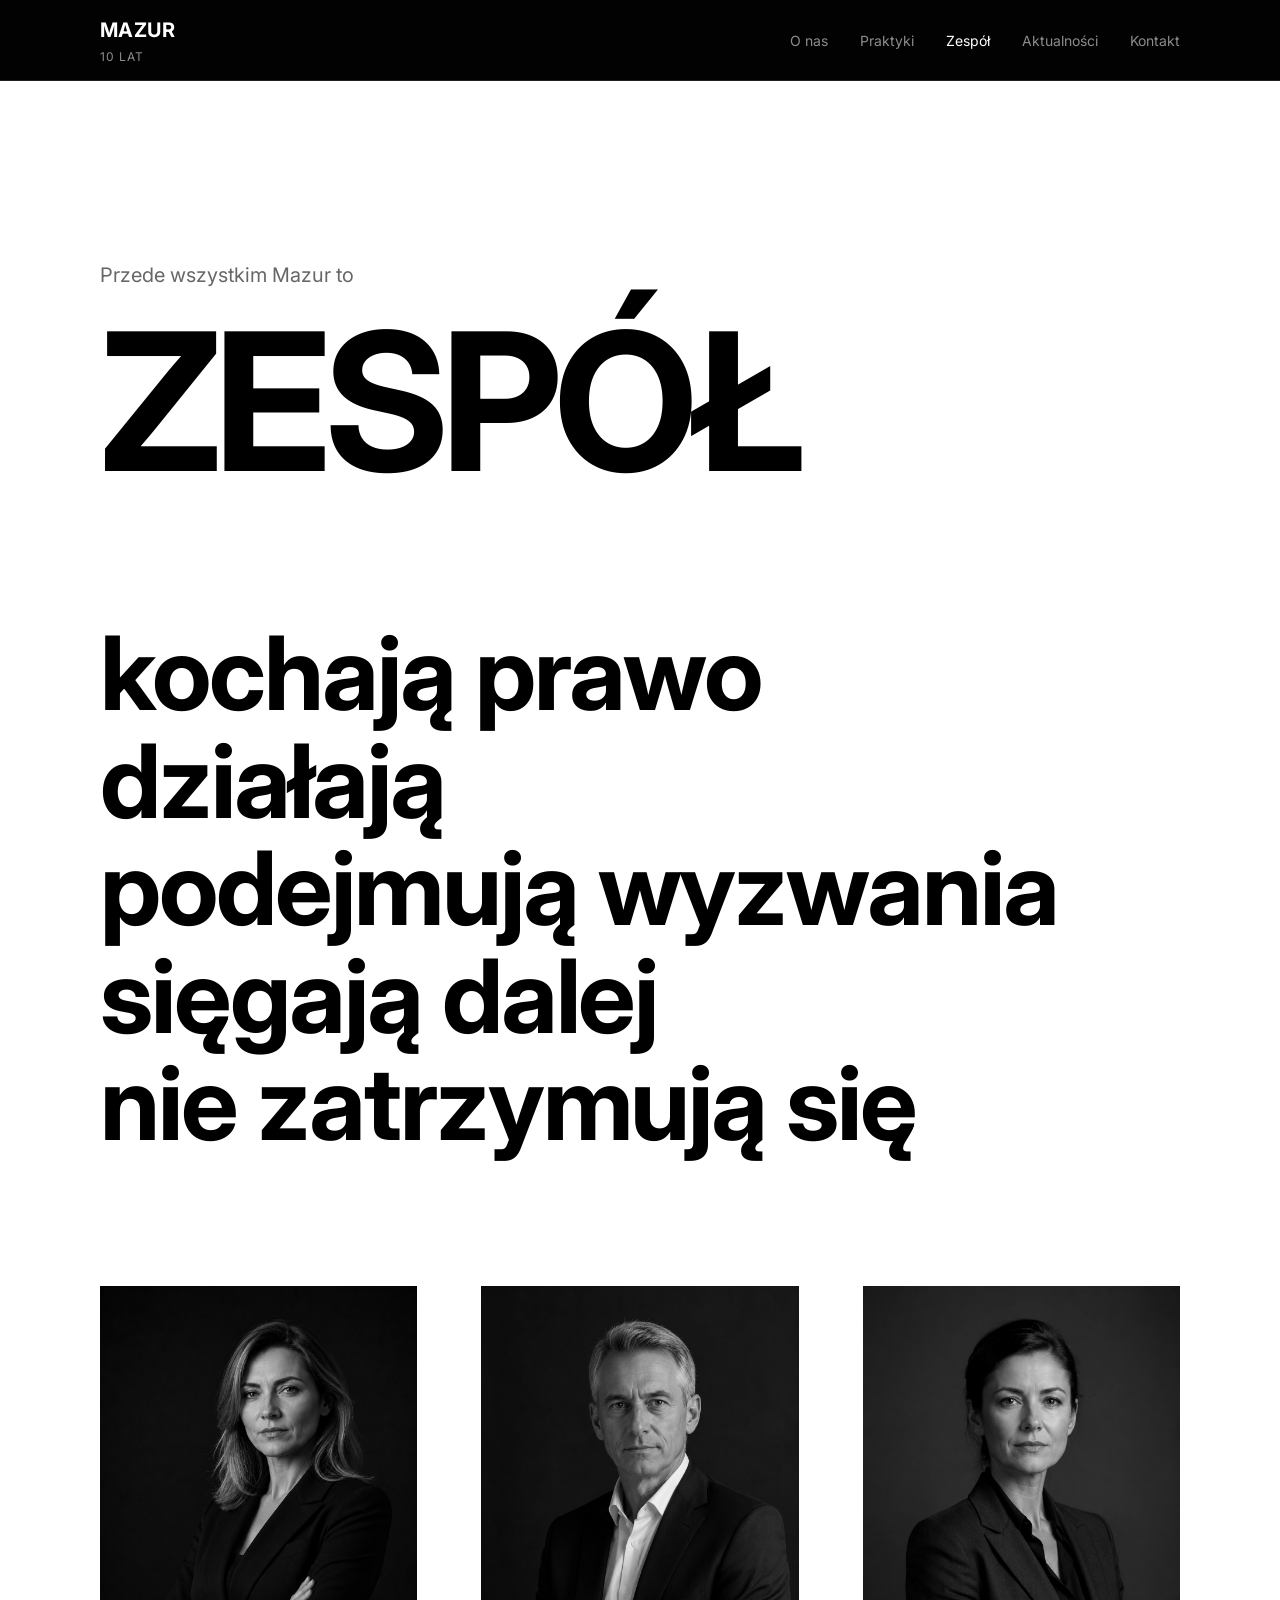
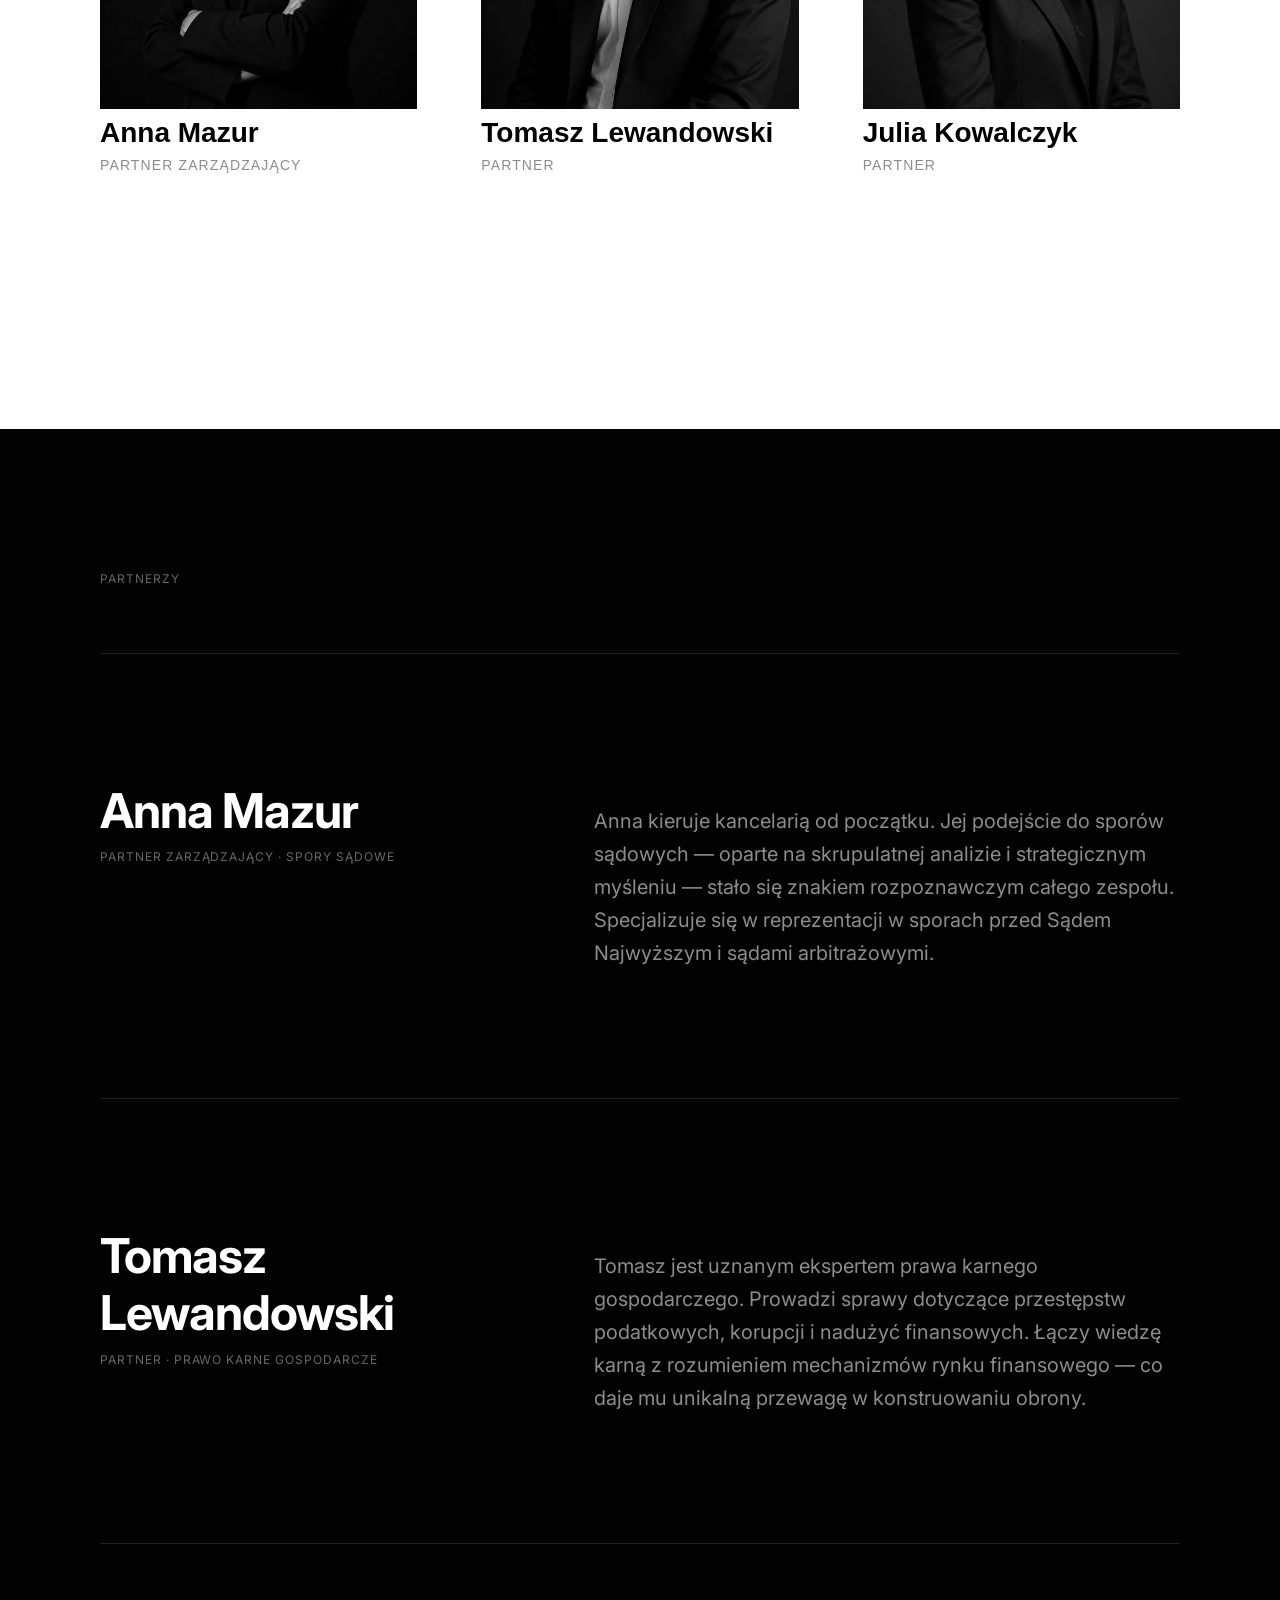
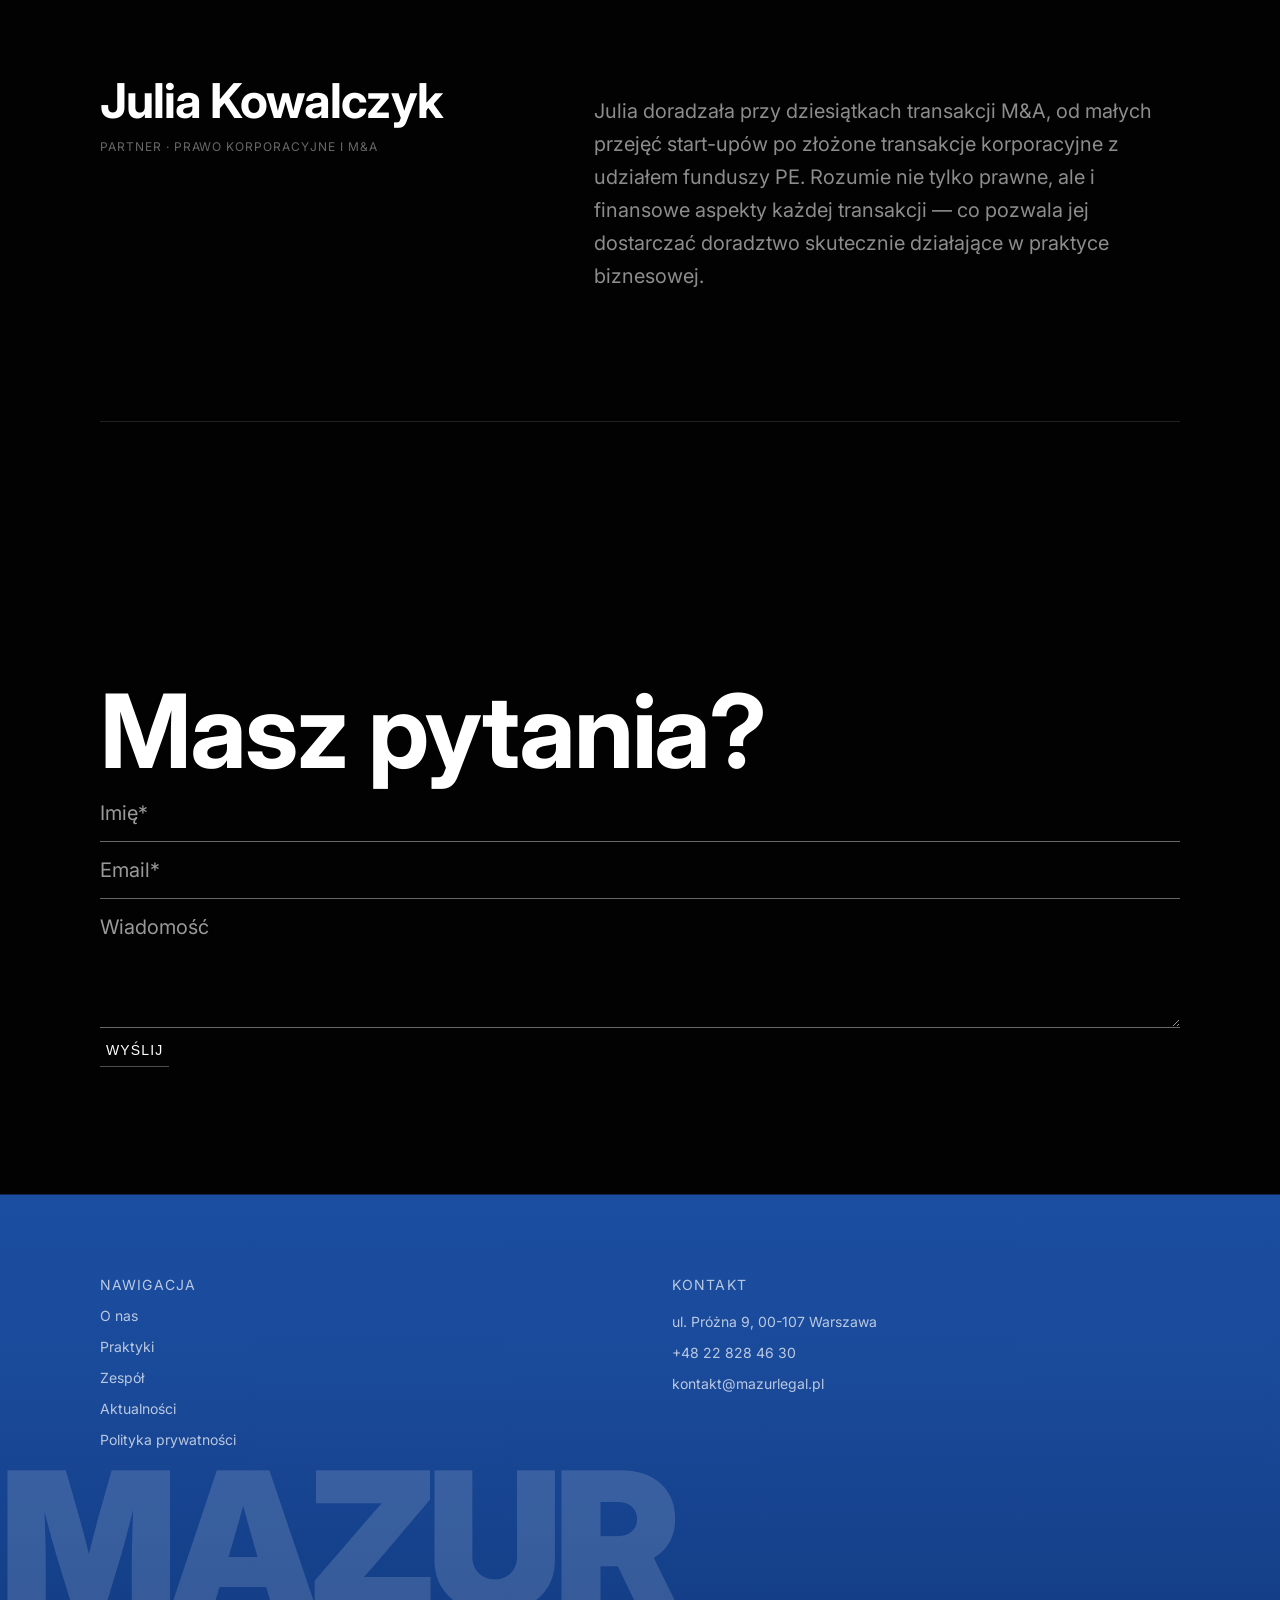
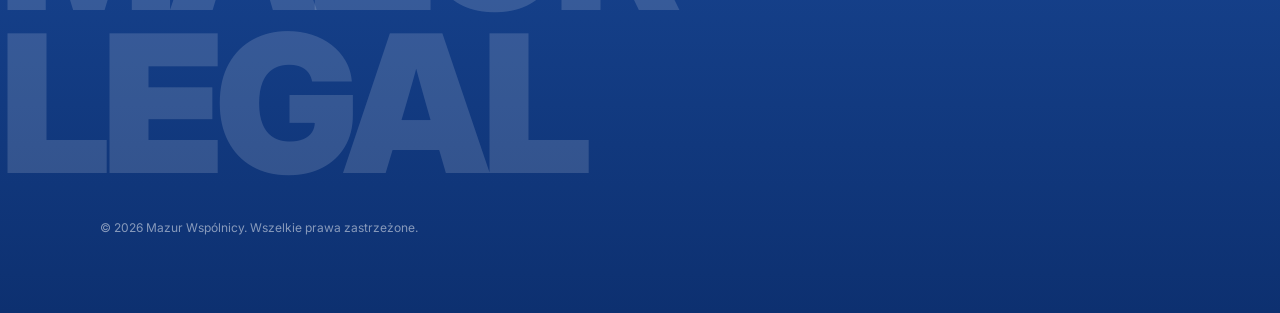
<file: zespol.html>
<!DOCTYPE html>
<html lang="pl">
<head>
  <meta charset="UTF-8">
  <meta name="viewport" content="width=device-width, initial-scale=1.0">
  <title>Zespół — Mazur Wspólnicy</title>
  <meta name="description" content="Poznaj partnerów Mazur Wspólnicy — Anna Mazur, Tomasz Lewandowski, Julia Kowalczyk. 10+ prawników. Warszawa.">
  <meta property="og:type" content="website">
  <meta property="og:title" content="Zespół — Mazur Wspólnicy">
  <meta property="og:description" content="Przede wszystkim Mazur to ludzie, którzy kochają prawo i nie zatrzymują się.">
  <meta property="og:url" content="https://mazurlegal.pl/zespol.html">
  <meta property="og:image" content="assets/images/og-mazur.jpg">
  <link rel="canonical" href="https://mazurlegal.pl/zespol.html">
  <link rel="icon" type="image/svg+xml" href="data:image/svg+xml,<svg xmlns='http://www.w3.org/2000/svg' viewBox='0 0 32 32'><rect width='32' height='32' fill='%23020202'/><text x='4' y='24' font-family='sans-serif' font-weight='900' font-size='20' fill='white'>M</text></svg>">
  <link rel="stylesheet" href="design-system-editorial.css">
</head>
<body>

<a href="#main" class="skip-link">Przejdź do treści głównej</a>

<nav class="nav" aria-label="Główna nawigacja">
  <div class="nav-inner">
    <a href="index.html" class="nav-logo">
      MAZUR<span class="nav-logo-sub">10 LAT</span>
    </a>
    <ul class="nav-links">
      <li><a href="o-kancelarii.html">O nas</a></li>
      <li><a href="praktyki.html">Praktyki</a></li>
      <li><a href="zespol.html" aria-current="page">Zespół</a></li>
      <li><a href="aktualnosci.html">Aktualności</a></li>
      <li><a href="#contact">Kontakt</a></li>
    </ul>
    <button id="menu-toggle" class="nav-burger" aria-expanded="false"
            aria-controls="mobile-menu" aria-label="Otwórz menu">☰</button>
  </div>
</nav>

<div id="mobile-menu" aria-hidden="true">
  <button id="menu-close" aria-label="Zamknij menu">×</button>
  <a href="o-kancelarii.html"><span class="f-numeral">01</span>O nas</a>
  <a href="praktyki.html"><span class="f-numeral">02</span>Praktyki</a>
  <a href="zespol.html"><span class="f-numeral">03</span>Zespół</a>
  <a href="aktualnosci.html"><span class="f-numeral">04</span>Aktualności</a>
  <a href="#contact"><span class="f-numeral">05</span>Kontakt</a>
</div>

<main id="main">

<!-- ═══ TEAM HEADER — BIAŁE TŁO (kontrast od czerni nav) ═══ -->
<section class="section section-white" aria-labelledby="page-h" style="padding-top: var(--interior-top);">
  <div class="container">
    <p class="f-meta">Zespół</p>
    <p class="f-lead" style="color: rgba(0,0,0,0.6);">Przede wszystkim Mazur to</p>
    <h1 id="page-h" class="f-mega team-mega mega-grow" aria-hidden="true">ZESPÓŁ</h1>

    <div class="word-reveal-list" style="margin-top: var(--space-xl);">
      <p class="f-display word-reveal">kochają prawo</p>
      <p class="f-display word-reveal">działają</p>
      <p class="f-display word-reveal">podejmują wyzwania</p>
      <p class="f-display word-reveal">sięgają dalej</p>
      <p class="f-display word-reveal">nie zatrzymują się</p>
    </div>

    <div class="team-grid stagger-list" style="margin-top: var(--space-xl);">
      <button class="partner-trigger" data-partner="anna-mazur">
        <img src="assets/images/partner-mazur.jpg" alt="Anna Mazur" width="1086" height="1448" loading="lazy">
        <span class="partner-name">Anna Mazur</span>
        <span class="partner-title">Partner Zarządzający</span>
      </button>
      <button class="partner-trigger" data-partner="tomasz-lewandowski">
        <img src="assets/images/partner-lewandowski.jpg" alt="Tomasz Lewandowski" width="1086" height="1448" loading="lazy">
        <span class="partner-name">Tomasz Lewandowski</span>
        <span class="partner-title">Partner</span>
      </button>
      <button class="partner-trigger" data-partner="julia-kowalczyk">
        <img src="assets/images/partner-kowalczyk.jpg" alt="Julia Kowalczyk" width="1086" height="1448" loading="lazy">
        <span class="partner-name">Julia Kowalczyk</span>
        <span class="partner-title">Partner</span>
      </button>
    </div>
  </div>
</section>

<!-- ═══ PARTNER PANELS (position:fixed) ═══ -->
<div id="panel-anna-mazur" class="partner-panel" aria-hidden="true"
     role="dialog" aria-modal="true" aria-labelledby="panel-label-anna">
  <button class="partner-panel-close" aria-label="Zamknij panel Anny Mazur">CLOSE</button>
  <div class="partner-panel-photo">
    <img src="assets/images/partner-mazur.jpg" alt="Anna Mazur" width="1086" height="1448">
  </div>
  <div class="partner-panel-info">
    <h2 id="panel-label-anna" class="f-h2">Anna Mazur</h2>
    <p class="f-caption">Partner Zarządzający · Spory sądowe</p>
    <p style="margin-top: var(--space-md); font-size: var(--text-base); line-height: var(--leading-relaxed); color: rgba(0,0,0,0.7);">
      Anna stoi na czele kancelarii od jej założenia. Przez 10 lat zbudowała jeden z najlepszych zespołów sporno-sądowych w Polsce. Absolwentka Wydziału Prawa UW i King's College London. Mediator wpisany na listy sądów polubownych.
    </p>
    <dl class="partner-contacts">
      <dt>Telefon</dt>
      <dd><a href="tel:+48228284631">+48 22 828 46 31</a></dd>
      <dt>Email</dt>
      <dd><a href="mailto:a.mazur@mazurlegal.pl">a.mazur@mazurlegal.pl</a></dd>
    </dl>
  </div>
</div>

<div id="panel-tomasz-lewandowski" class="partner-panel" aria-hidden="true"
     role="dialog" aria-modal="true" aria-labelledby="panel-label-tomasz">
  <button class="partner-panel-close" aria-label="Zamknij panel Tomasza Lewandowskiego">CLOSE</button>
  <div class="partner-panel-photo">
    <img src="assets/images/partner-lewandowski.jpg" alt="Tomasz Lewandowski" width="1086" height="1448">
  </div>
  <div class="partner-panel-info">
    <h2 id="panel-label-tomasz" class="f-h2">Tomasz Lewandowski</h2>
    <p class="f-caption">Partner · Prawo karne gospodarcze</p>
    <p style="margin-top: var(--space-md); font-size: var(--text-base); line-height: var(--leading-relaxed); color: rgba(0,0,0,0.7);">
      Tomasz przez dekadę specjalizuje się w obronie w sprawach karno-gospodarczych. Współpracował z prokuraturami w Polsce i za granicą jako ekspert. Autor publikacji z zakresu prawa karnego gospodarczego.
    </p>
    <dl class="partner-contacts">
      <dt>Telefon</dt>
      <dd><a href="tel:+48228284634">+48 22 828 46 34</a></dd>
      <dt>Email</dt>
      <dd><a href="mailto:t.lewandowski@mazurlegal.pl">t.lewandowski@mazurlegal.pl</a></dd>
    </dl>
  </div>
</div>

<div id="panel-julia-kowalczyk" class="partner-panel" aria-hidden="true"
     role="dialog" aria-modal="true" aria-labelledby="panel-label-julia">
  <button class="partner-panel-close" aria-label="Zamknij panel Julii Kowalczyk">CLOSE</button>
  <div class="partner-panel-photo">
    <img src="assets/images/partner-kowalczyk.jpg" alt="Julia Kowalczyk" width="1086" height="1448">
  </div>
  <div class="partner-panel-info">
    <h2 id="panel-label-julia" class="f-h2">Julia Kowalczyk</h2>
    <p class="f-caption">Partner · Prawo korporacyjne i M&amp;A</p>
    <p style="margin-top: var(--space-md); font-size: var(--text-base); line-height: var(--leading-relaxed); color: rgba(0,0,0,0.7);">
      Julia specjalizuje się w transakcjach M&A i obsłudze korporacyjnej. Prowadziła przejęcia w sektorach technologicznym i energetycznym. Absolwentka Harvard Law School (LLM). Doradca w rad nadzorczych spółek giełdowych.
    </p>
    <dl class="partner-contacts">
      <dt>Telefon</dt>
      <dd><a href="tel:+48228284637">+48 22 828 46 37</a></dd>
      <dt>Email</dt>
      <dd><a href="mailto:j.kowalczyk@mazurlegal.pl">j.kowalczyk@mazurlegal.pl</a></dd>
    </dl>
  </div>
</div>

<!-- ═══ ROZSZERZONE OPISY — powrót do czerni ═══ -->
<section class="section bg-base" aria-label="O partnerach">
  <div class="container">
    <p class="f-meta" style="margin-bottom: var(--space-lg);">Partnerzy</p>

    <article class="partner-bio reveal-fade">
      <div class="partner-bio-head">
        <h2 class="f-h2">Anna Mazur</h2>
        <p class="f-meta" style="margin-top: var(--space-xs);">Partner Zarządzający · Spory sądowe</p>
      </div>
      <p class="partner-bio-body">
        Anna kieruje kancelarią od początku. Jej podejście do sporów sądowych — oparte na skrupulatnej analizie i strategicznym myśleniu — stało się znakiem rozpoznawczym całego zespołu. Specjalizuje się w reprezentacji w sporach przed Sądem Najwyższym i sądami arbitrażowymi.
      </p>
    </article>

    <article class="partner-bio reveal-fade">
      <div class="partner-bio-head">
        <h2 class="f-h2">Tomasz Lewandowski</h2>
        <p class="f-meta" style="margin-top: var(--space-xs);">Partner · Prawo karne gospodarcze</p>
      </div>
      <p class="partner-bio-body">
        Tomasz jest uznanym ekspertem prawa karnego gospodarczego. Prowadzi sprawy dotyczące przestępstw podatkowych, korupcji i nadużyć finansowych. Łączy wiedzę karną z rozumieniem mechanizmów rynku finansowego — co daje mu unikalną przewagę w konstruowaniu obrony.
      </p>
    </article>

    <article class="partner-bio reveal-fade">
      <div class="partner-bio-head">
        <h2 class="f-h2">Julia Kowalczyk</h2>
        <p class="f-meta" style="margin-top: var(--space-xs);">Partner · Prawo korporacyjne i M&amp;A</p>
      </div>
      <p class="partner-bio-body">
        Julia doradzała przy dziesiątkach transakcji M&amp;A, od małych przejęć start-upów po złożone transakcje korporacyjne z udziałem funduszy PE. Rozumie nie tylko prawne, ale i finansowe aspekty każdej transakcji — co pozwala jej dostarczać doradztwo skutecznie działające w praktyce biznesowej.
      </p>
    </article>
  </div>
</section>

<!-- ═══ CONTACT + FOOTER ═══ -->
<div class="contact-footer-wrap">
  <section id="contact" class="section" aria-labelledby="contact-h">
    <div class="contact-rise" aria-hidden="true"></div>
    <div class="container">
      <h2 id="contact-h" class="f-display scroll-reveal-text">Masz pytania?</h2>
      <form id="contact-form" class="contact-form reveal-fade" novalidate>
        <input type="text" name="_hp" tabindex="-1" autocomplete="off"
               aria-hidden="true"
               style="position:absolute;left:-9999px;width:1px;height:1px;opacity:0;overflow:hidden;">
        <input type="text" name="name" placeholder="Imię*" required
               aria-label="Imię" autocomplete="given-name">
        <input type="email" name="email" placeholder="Email*" required
               aria-label="Email" autocomplete="email">
        <textarea name="message" rows="4" placeholder="Wiadomość"
                  aria-label="Wiadomość"></textarea>
        <button type="submit" class="btn-text">Wyślij</button>
        <p id="form-success" role="status" tabindex="-1">
          Dziękujemy. Odpowiemy najszybciej jak to możliwe.
        </p>
      </form>
    </div>
  </section>

  <footer class="footer" aria-label="Stopka">
    <div class="container footer-cols">
      <div>
        <p class="f-meta">Nawigacja</p>
        <a href="o-kancelarii.html">O nas</a>
        <a href="praktyki.html">Praktyki</a>
        <a href="zespol.html">Zespół</a>
        <a href="aktualnosci.html">Aktualności</a>
        <a href="privacy-policy.html">Polityka prywatności</a>
      </div>
      <div>
        <p class="f-meta">Kontakt</p>
        <p>ul. Próżna 9, 00-107 Warszawa</p>
        <a href="tel:+48228284630">+48 22 828 46 30</a>
        <a href="mailto:kontakt@mazurlegal.pl">kontakt@mazurlegal.pl</a>
      </div>
    </div>
    <div class="footer-wordmark f-mega" aria-hidden="true">MAZUR LEGAL</div>
    <p class="footer-copyright">© 2026 Mazur Wspólnicy. Wszelkie prawa zastrzeżone.</p>
  </footer>
</div>

</main>

<script src="animations-editorial.js"></script>
</body>
</html>
</file>
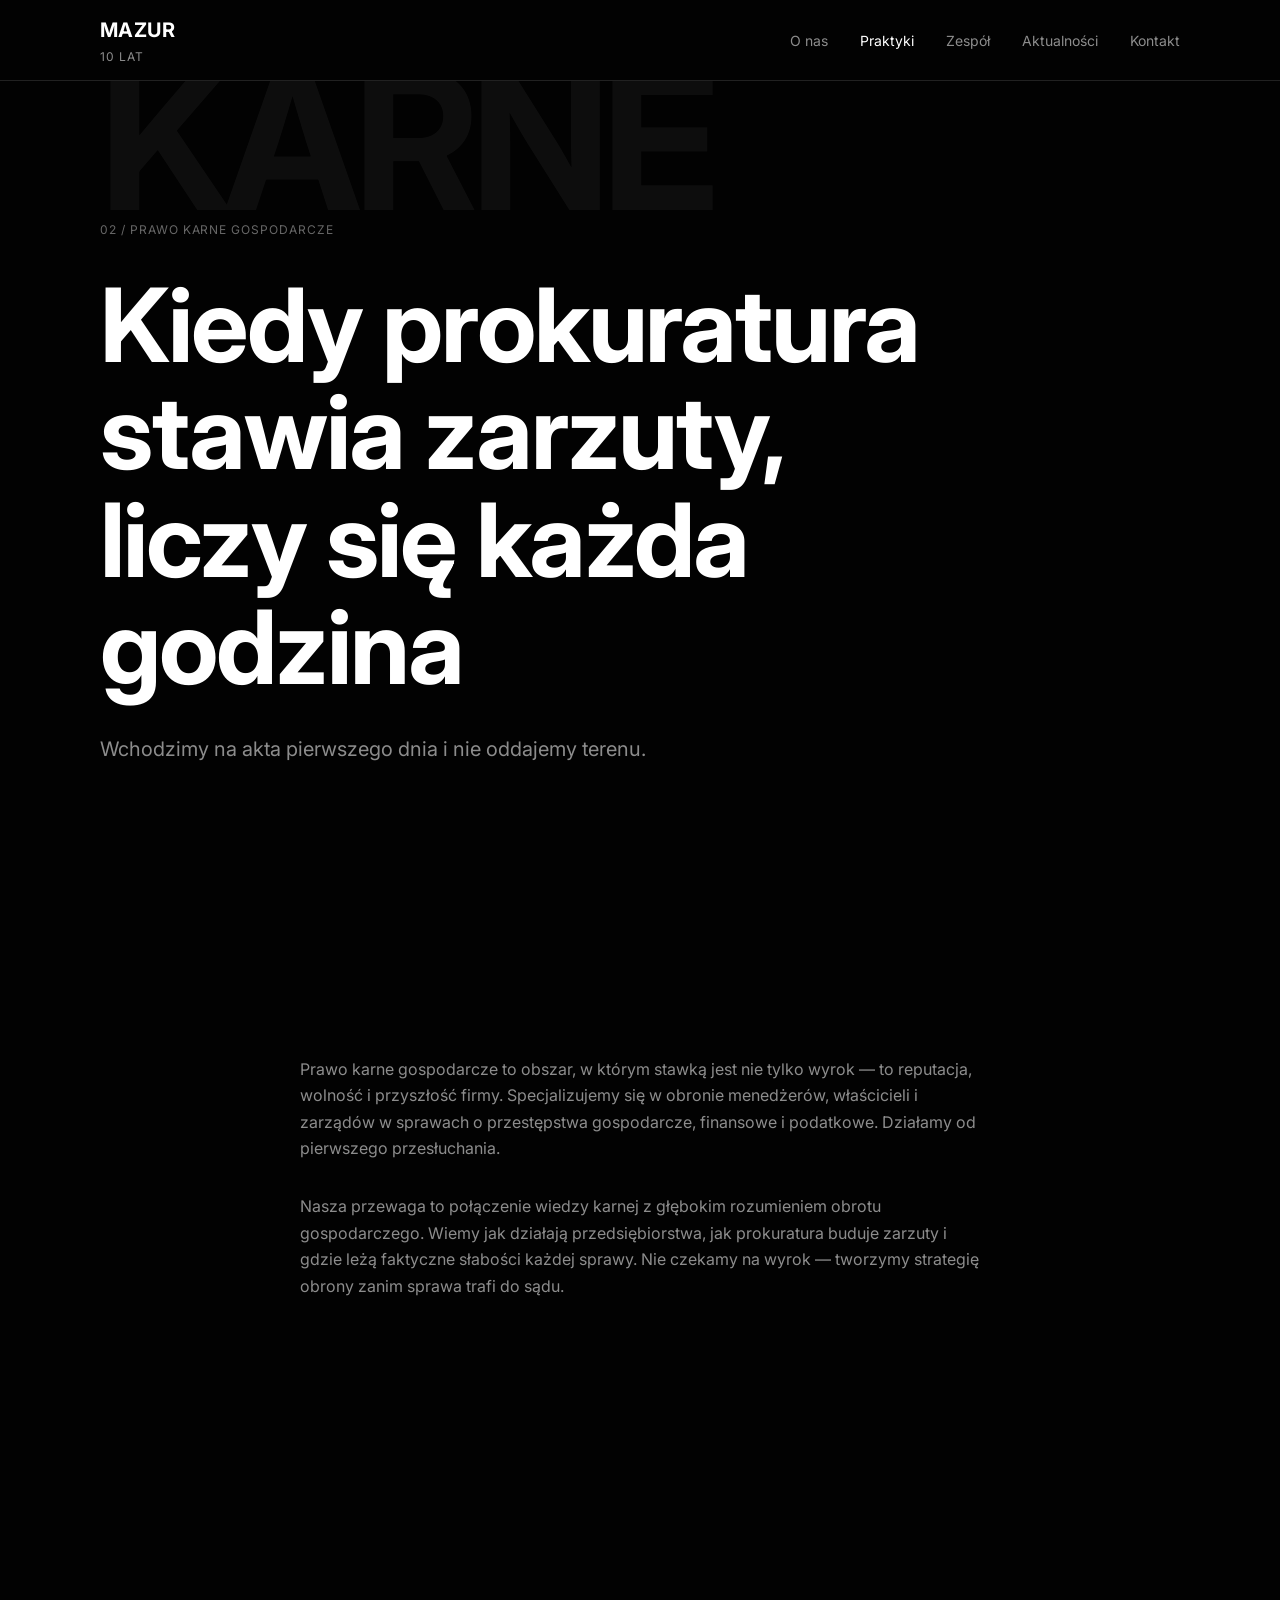
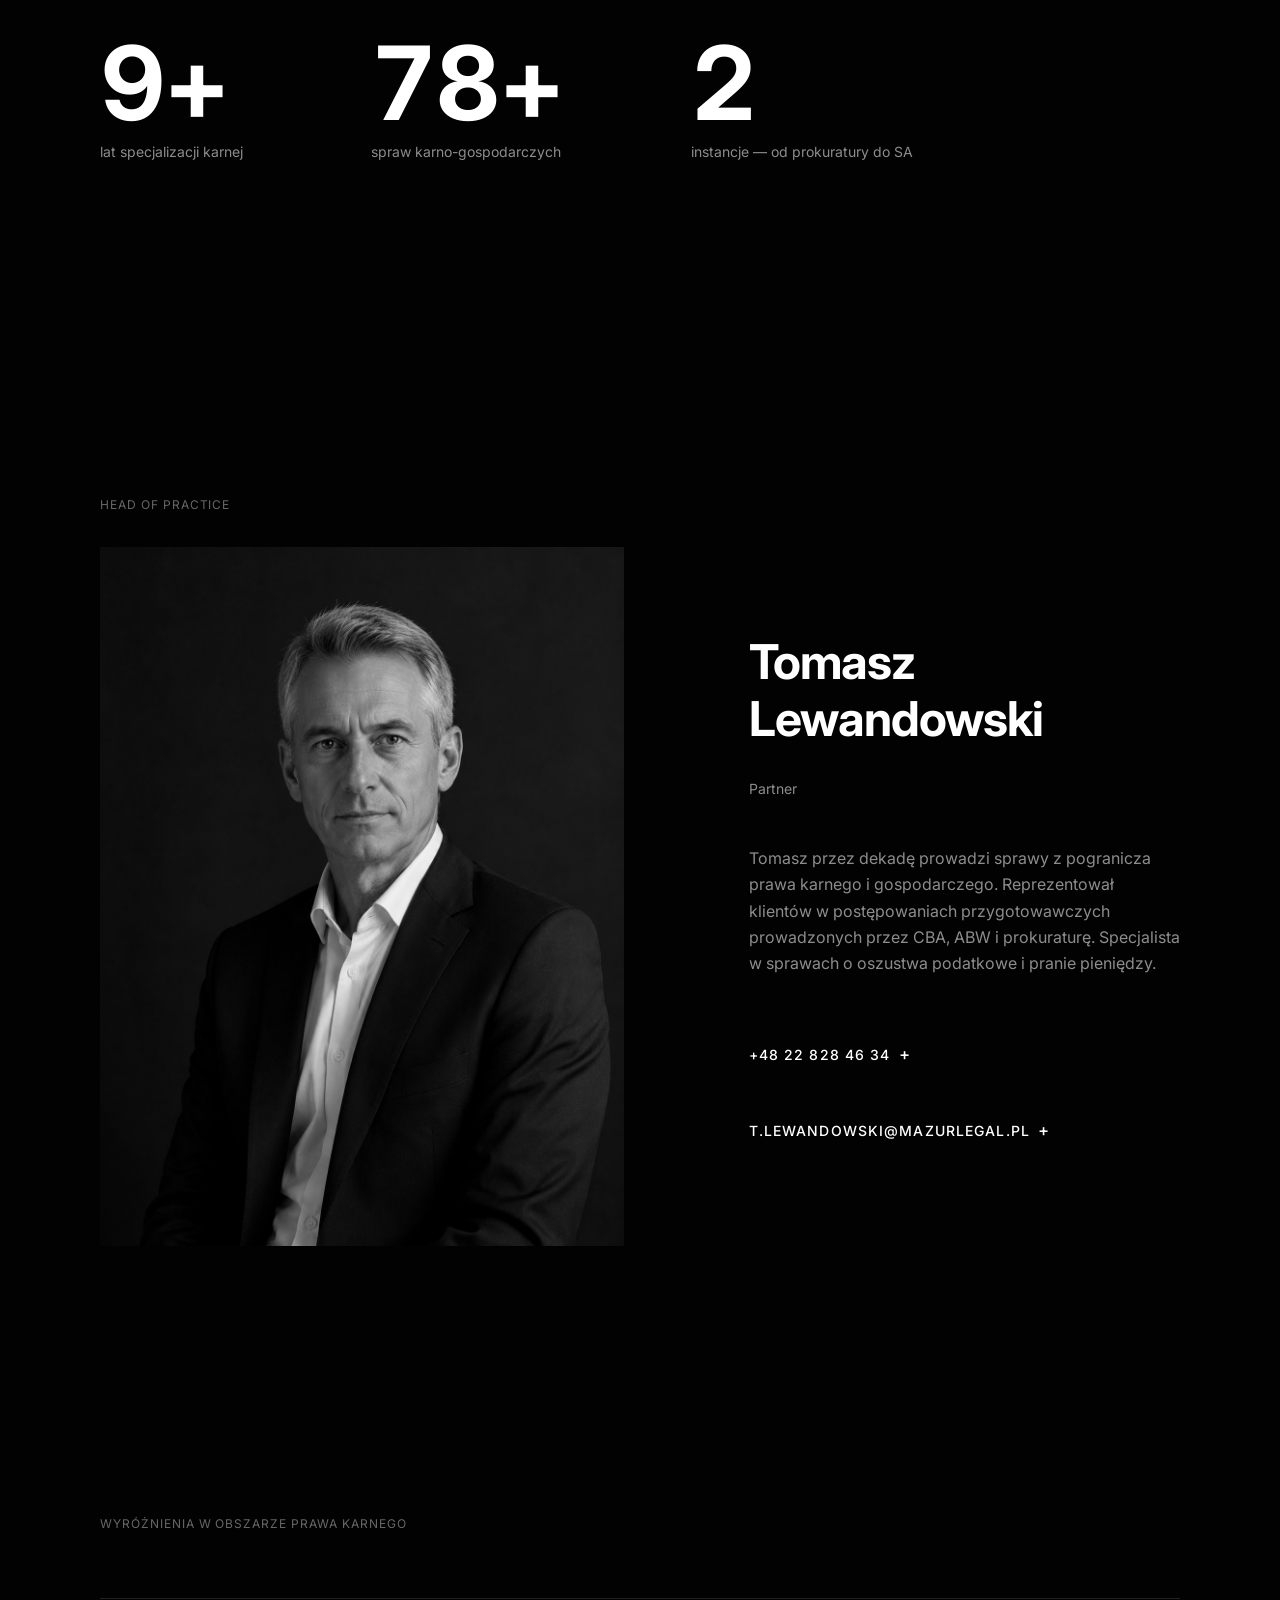
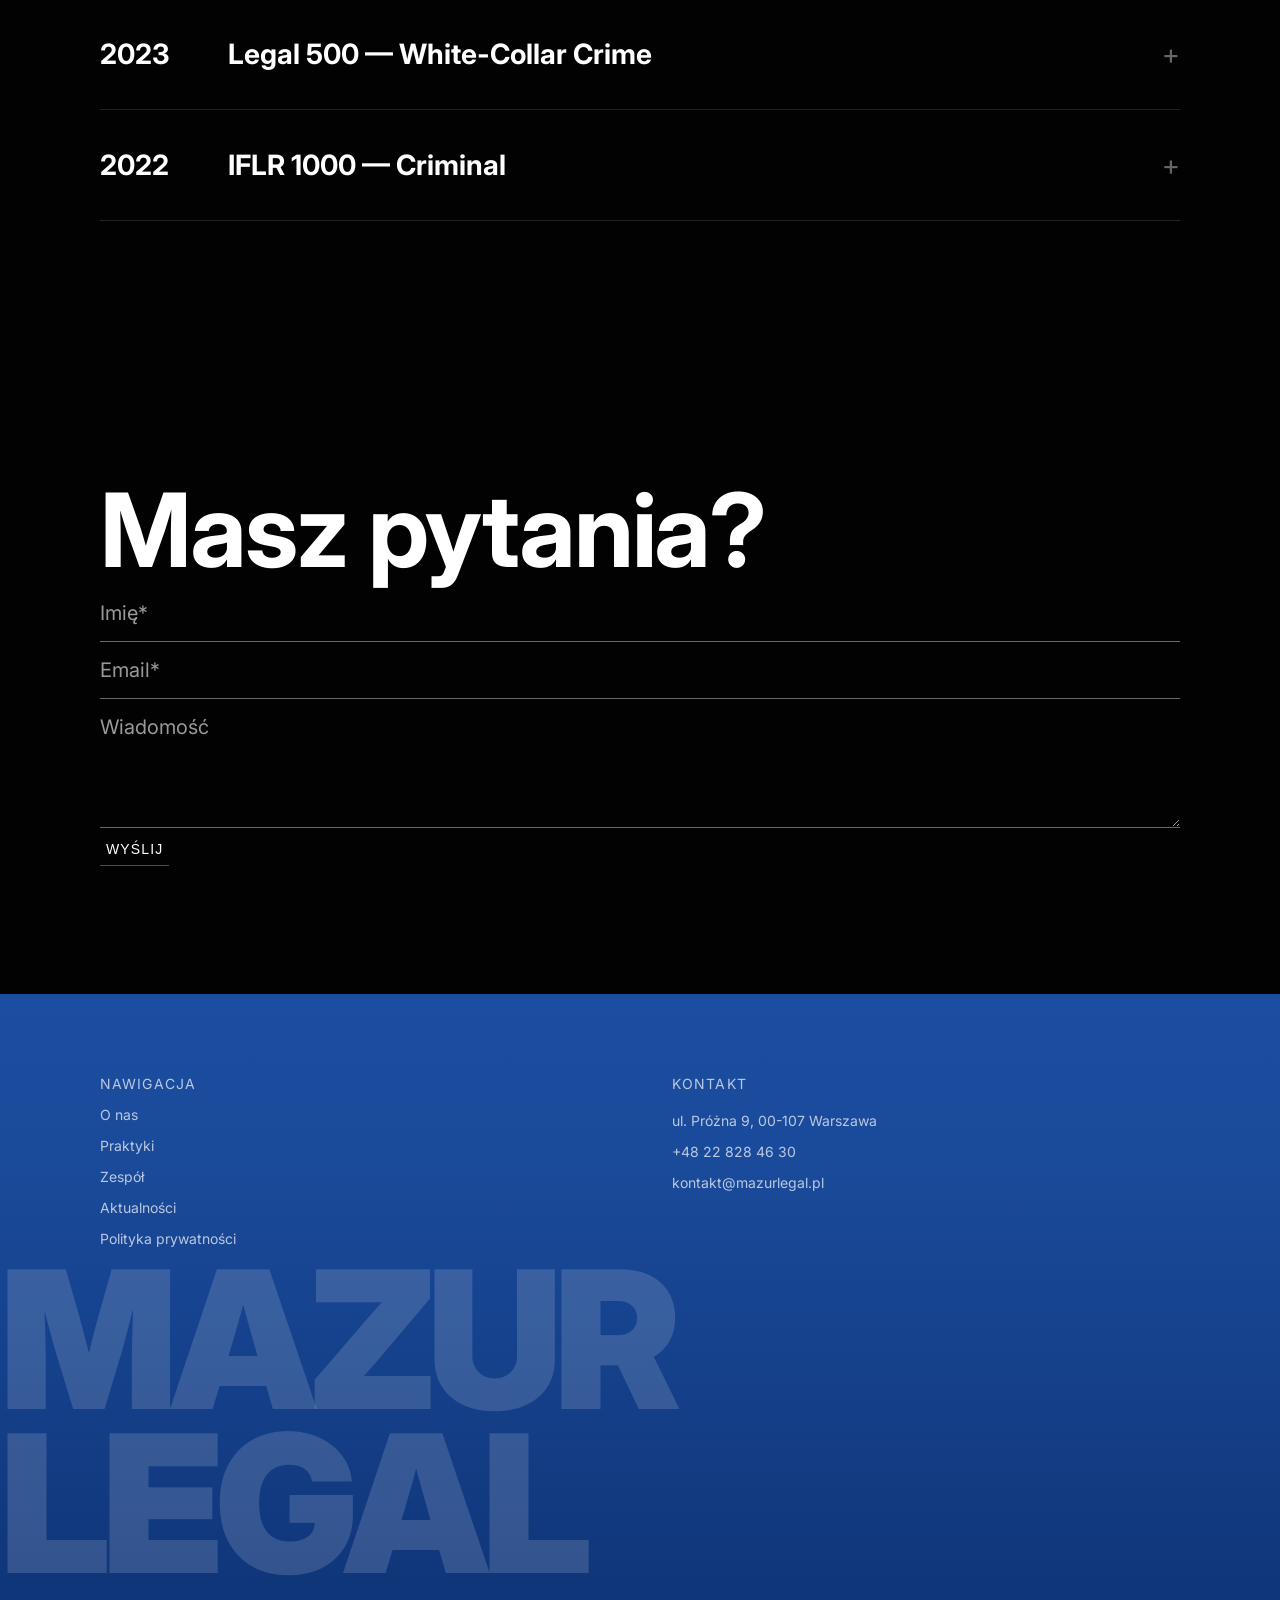
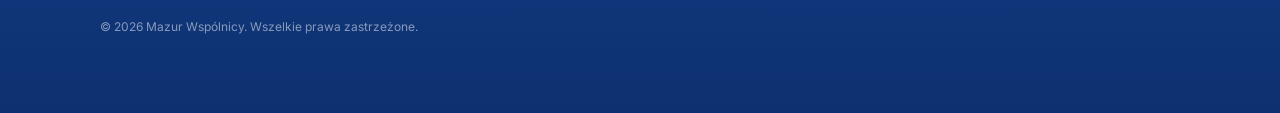
<file: praktyki/karne.html>
<!DOCTYPE html>
<html lang="pl">
<head>
  <meta charset="UTF-8">
  <meta name="viewport" content="width=device-width, initial-scale=1.0">
  <title>Prawo karne gospodarcze — Mazur Wspólnicy</title>
  <meta name="description" content="Kiedy prokuratura stawia zarzuty, liczy się każda godzina. Prawo karne gospodarcze w Mazur Wspólnicy — 10 lat specjalizacji. Warszawa.">
  <meta property="og:type" content="website">
  <meta property="og:title" content="Prawo karne gospodarcze — Mazur Wspólnicy">
  <meta property="og:description" content="Wchodzimy na akta pierwszego dnia i nie oddajemy terenu. 10 lat specjalizacji karnej.">
  <meta property="og:url" content="https://mazurlegal.pl/praktyki/karne.html">
  <meta property="og:image" content="../assets/images/og-mazur.jpg">
  <link rel="canonical" href="https://mazurlegal.pl/praktyki/karne.html">
  <link rel="icon" type="image/svg+xml" href="data:image/svg+xml,<svg xmlns='http://www.w3.org/2000/svg' viewBox='0 0 32 32'><rect width='32' height='32' fill='%23020202'/><text x='4' y='24' font-family='sans-serif' font-weight='900' font-size='20' fill='white'>M</text></svg>">
  <link rel="stylesheet" href="../design-system-editorial.css">
  <script type="application/ld+json">
  {
    "@context": "https://schema.org",
    "@type": "Service",
    "serviceType": "Prawo karne gospodarcze",
    "provider": {
      "@type": "LegalService",
      "name": "Mazur Wspólnicy",
      "url": "https://mazurlegal.pl"
    },
    "areaServed": "Warszawa",
    "description": "Obrona w sprawach karnych gospodarczych, reprezentacja przed prokuraturą i sądami karnymi."
  }
  </script>
</head>
<body>

<a href="#main" class="skip-link">Przejdź do treści głównej</a>

<nav class="nav" aria-label="Główna nawigacja">
  <div class="nav-inner">
    <a href="../index.html" class="nav-logo">
      MAZUR<span class="nav-logo-sub">10 LAT</span>
    </a>
    <ul class="nav-links">
      <li><a href="../o-kancelarii.html">O nas</a></li>
      <li><a href="../praktyki.html" aria-current="page">Praktyki</a></li>
      <li><a href="../zespol.html">Zespół</a></li>
      <li><a href="../aktualnosci.html">Aktualności</a></li>
      <li><a href="#contact">Kontakt</a></li>
    </ul>
    <button id="menu-toggle" class="nav-burger" aria-expanded="false"
            aria-controls="mobile-menu" aria-label="Otwórz menu">☰</button>
  </div>
</nav>

<div id="mobile-menu" aria-hidden="true">
  <button id="menu-close" aria-label="Zamknij menu">×</button>
  <a href="../o-kancelarii.html"><span class="f-numeral">01</span>O nas</a>
  <a href="../praktyki.html"><span class="f-numeral">02</span>Praktyki</a>
  <a href="../zespol.html"><span class="f-numeral">03</span>Zespół</a>
  <a href="../aktualnosci.html"><span class="f-numeral">04</span>Aktualności</a>
  <a href="#contact"><span class="f-numeral">05</span>Kontakt</a>
</div>

<main id="main">

<!-- ═══ INTERIOR HEADER ═══ -->
<section class="section bg-base section-mega-clip" aria-labelledby="page-h" style="padding-top: var(--interior-top);">
  <div class="section-mega f-mega mega-grow" data-mega-max="0.05" aria-hidden="true">KARNE</div>
  <div class="container">
    <p class="f-meta">02 / Prawo karne gospodarcze</p>
    <h1 id="page-h" class="f-display scroll-reveal-text" style="max-width: var(--content-width); margin-top: var(--space-md);">
      Kiedy prokuratura stawia zarzuty, liczy się każda godzina
    </h1>
    <p class="f-lead scroll-reveal-text" style="max-width: var(--content-width); margin-top: var(--space-md); color: var(--text-muted);">
      Wchodzimy na akta pierwszego dnia i nie oddajemy terenu.
    </p>
  </div>
</section>

<!-- ═══ OPIS PRAKTYKI ═══ -->
<section class="section bg-base" aria-label="O praktyce">
  <div class="container content-col">
    <p class="f-body reveal-fade">
      Prawo karne gospodarcze to obszar, w którym stawką jest nie tylko wyrok — to reputacja, wolność i przyszłość firmy. Specjalizujemy się w obronie menedżerów, właścicieli i zarządów w sprawach o przestępstwa gospodarcze, finansowe i podatkowe. Działamy od pierwszego przesłuchania.
    </p>
    <p class="f-body reveal-fade" style="margin-top: var(--space-md);">
      Nasza przewaga to połączenie wiedzy karnej z głębokim rozumieniem obrotu gospodarczego. Wiemy jak działają przedsiębiorstwa, jak prokuratura buduje zarzuty i gdzie leżą faktyczne słabości każdej sprawy. Nie czekamy na wyrok — tworzymy strategię obrony zanim sprawa trafi do sądu.
    </p>
  </div>
</section>

<!-- ═══ STAT ═══ -->
<section class="section bg-base" aria-label="Statystyki">
  <div class="container">
    <div class="stats-row stagger-list">
      <div class="stat">
        <span class="trust-number count-up" data-target="10" data-suffix="+">0+</span>
        <span class="trust-label">lat specjalizacji karnej</span>
      </div>
      <div class="stat">
        <span class="trust-number count-up" data-target="80" data-suffix="+">0+</span>
        <span class="trust-label">spraw karno-gospodarczych</span>
      </div>
      <div class="stat">
        <span class="trust-number count-up" data-target="3" data-suffix="">0</span>
        <span class="trust-label">instancje — od prokuratury do SA</span>
      </div>
    </div>
  </div>
</section>

<!-- ═══ HEAD OF PRACTICE ═══ -->
<section class="section bg-base" aria-labelledby="partner-h">
  <div class="container">
    <p class="f-meta" style="margin-bottom: var(--space-md);">Head of Practice</p>
    <div class="grid-editorial">
      <div class="col-left">
        <img src="../assets/images/partner-lewandowski.jpg" alt="Tomasz Lewandowski"
             width="1086" height="1448" loading="lazy"
             style="width:100%;height:auto;display:block;filter:grayscale(100%);">
      </div>
      <div class="col-right" style="display:flex;flex-direction:column;justify-content:center;gap:var(--space-sm);">
        <h2 id="partner-h" class="f-h2">Tomasz Lewandowski</h2>
        <p class="f-caption">Partner</p>
        <p class="f-body" style="margin-top: var(--space-sm);">
          Tomasz przez dekadę prowadzi sprawy z pogranicza prawa karnego i gospodarczego. Reprezentował klientów w postępowaniach przygotowawczych prowadzonych przez CBA, ABW i prokuraturę. Specjalista w sprawach o oszustwa podatkowe i pranie pieniędzy.
        </p>
        <p style="margin-top: var(--space-md);">
          <a href="tel:+48228284634" class="btn-more">+48 22 828 46 34</a>
        </p>
        <p>
          <a href="mailto:t.lewandowski@mazurlegal.pl" class="btn-more">t.lewandowski@mazurlegal.pl</a>
        </p>
      </div>
    </div>
  </div>
</section>

<!-- ═══ RECOGNITION ═══ -->
<section class="section bg-base section-mega-clip" aria-label="Wyróżnienia">
  <div class="container">
    <p class="f-meta">Wyróżnienia w obszarze prawa karnego</p>
    <div class="recognition-row stagger-list from-left" style="margin-top: var(--space-lg);">
      <a href="https://www.legal500.com" class="recognition-item"
         target="_blank" rel="noopener noreferrer">
        <span class="recognition-year">2023</span>
        <span class="recognition-name">Legal 500 — White-Collar Crime</span>
        <span class="recognition-plus" aria-hidden="true">+</span>
      </a>
      <a href="https://www.iflr1000.com" class="recognition-item"
         target="_blank" rel="noopener noreferrer">
        <span class="recognition-year">2022</span>
        <span class="recognition-name">IFLR 1000 — Criminal</span>
        <span class="recognition-plus" aria-hidden="true">+</span>
      </a>
    </div>
  </div>
</section>

<!-- ═══ CONTACT + FOOTER ═══ -->
<div class="contact-footer-wrap">
  <section id="contact" class="section" aria-labelledby="contact-h">
    <div class="contact-rise" aria-hidden="true"></div>
    <div class="container">
      <h2 id="contact-h" class="f-display scroll-reveal-text">Masz pytania?</h2>
      <form id="contact-form" class="contact-form reveal-fade" novalidate>
        <input type="text" name="_hp" tabindex="-1" autocomplete="off"
               aria-hidden="true"
               style="position:absolute;left:-9999px;width:1px;height:1px;opacity:0;overflow:hidden;">
        <input type="text" name="name" placeholder="Imię*" required
               aria-label="Imię" autocomplete="given-name">
        <input type="email" name="email" placeholder="Email*" required
               aria-label="Email" autocomplete="email">
        <textarea name="message" rows="4" placeholder="Wiadomość"
                  aria-label="Wiadomość"></textarea>
        <button type="submit" class="btn-text">Wyślij</button>
        <p id="form-success" role="status" tabindex="-1">
          Dziękujemy. Odpowiemy najszybciej jak to możliwe.
        </p>
      </form>
    </div>
  </section>

  <footer class="footer" aria-label="Stopka">
    <div class="container footer-cols">
      <div>
        <p class="f-meta">Nawigacja</p>
        <a href="../o-kancelarii.html">O nas</a>
        <a href="../praktyki.html">Praktyki</a>
        <a href="../zespol.html">Zespół</a>
        <a href="../aktualnosci.html">Aktualności</a>
        <a href="../privacy-policy.html">Polityka prywatności</a>
      </div>
      <div>
        <p class="f-meta">Kontakt</p>
        <p>ul. Próżna 9, 00-107 Warszawa</p>
        <a href="tel:+48228284630">+48 22 828 46 30</a>
        <a href="mailto:kontakt@mazurlegal.pl">kontakt@mazurlegal.pl</a>
      </div>
    </div>
    <div class="footer-wordmark f-mega" aria-hidden="true">MAZUR LEGAL</div>
    <p class="footer-copyright">© 2026 Mazur Wspólnicy. Wszelkie prawa zastrzeżone.</p>
  </footer>
</div>

</main>

<script src="../animations-editorial.js"></script>
</body>
</html>
</file>
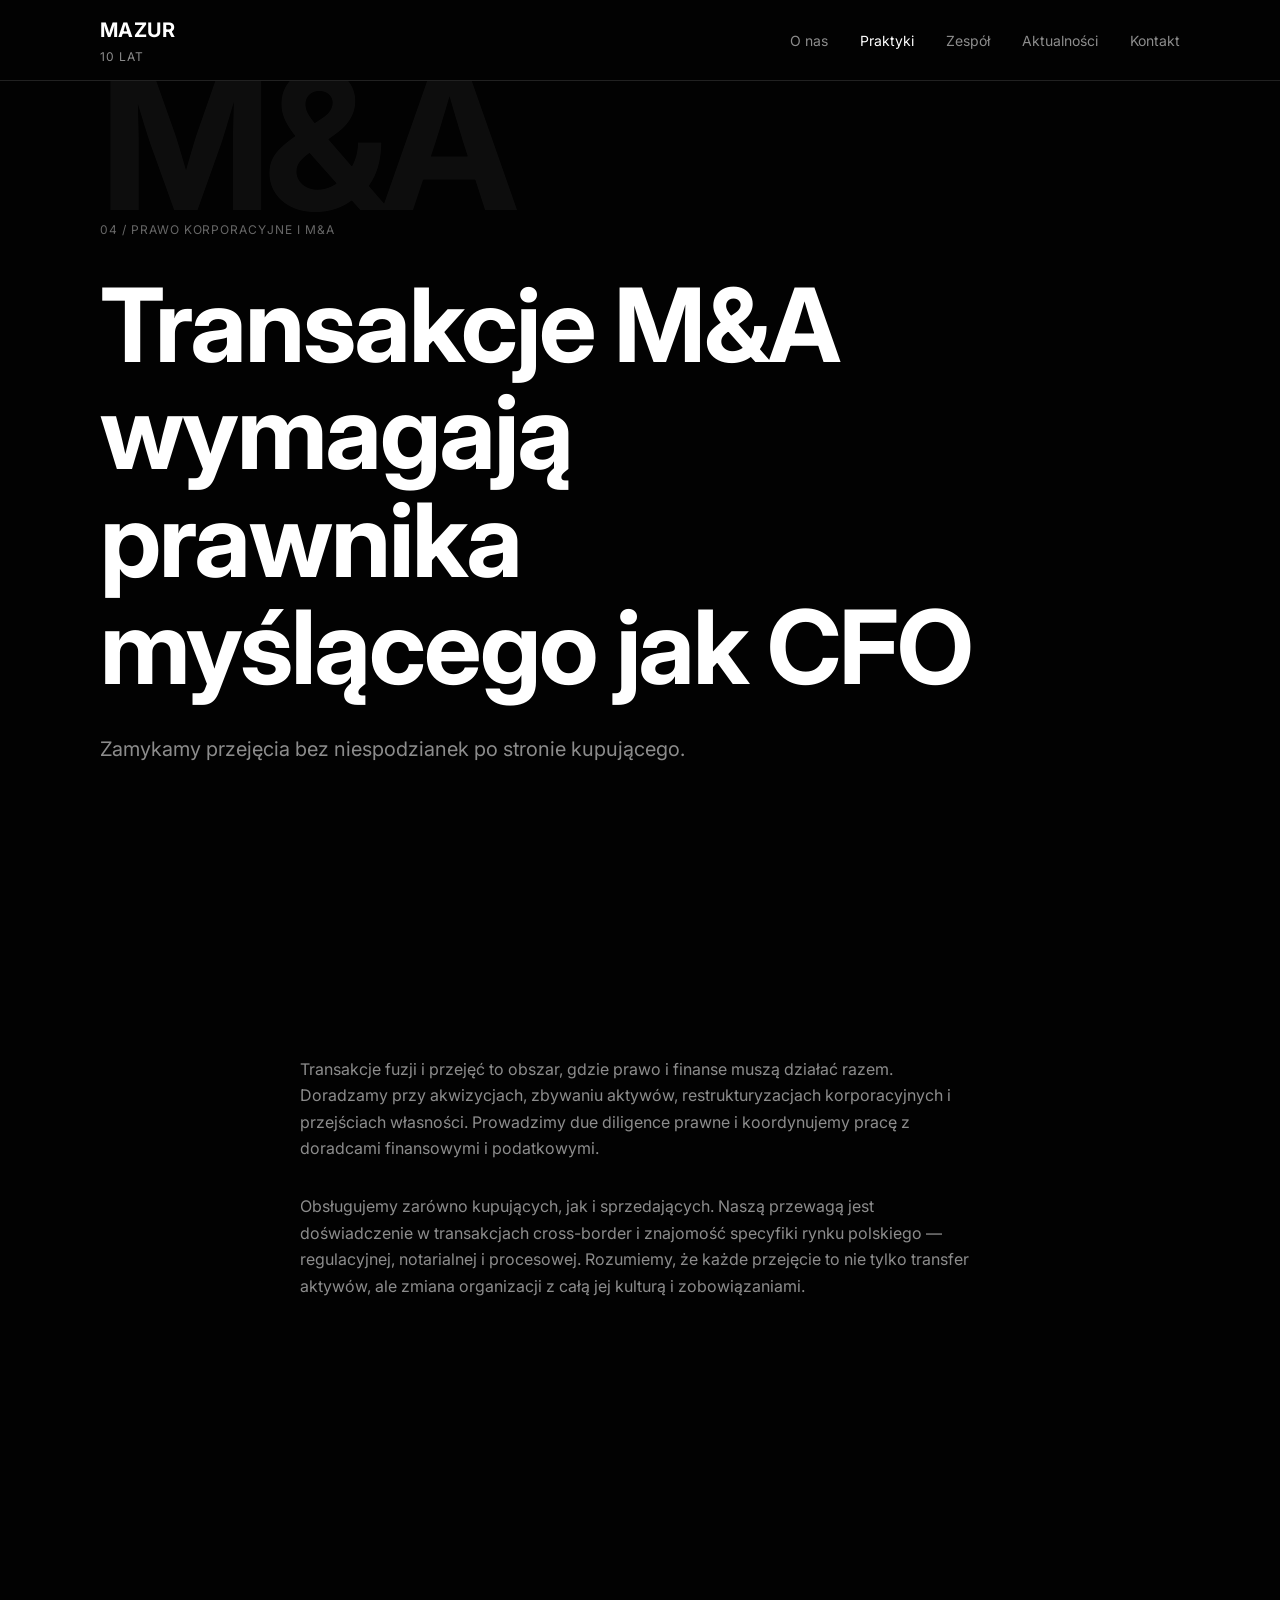
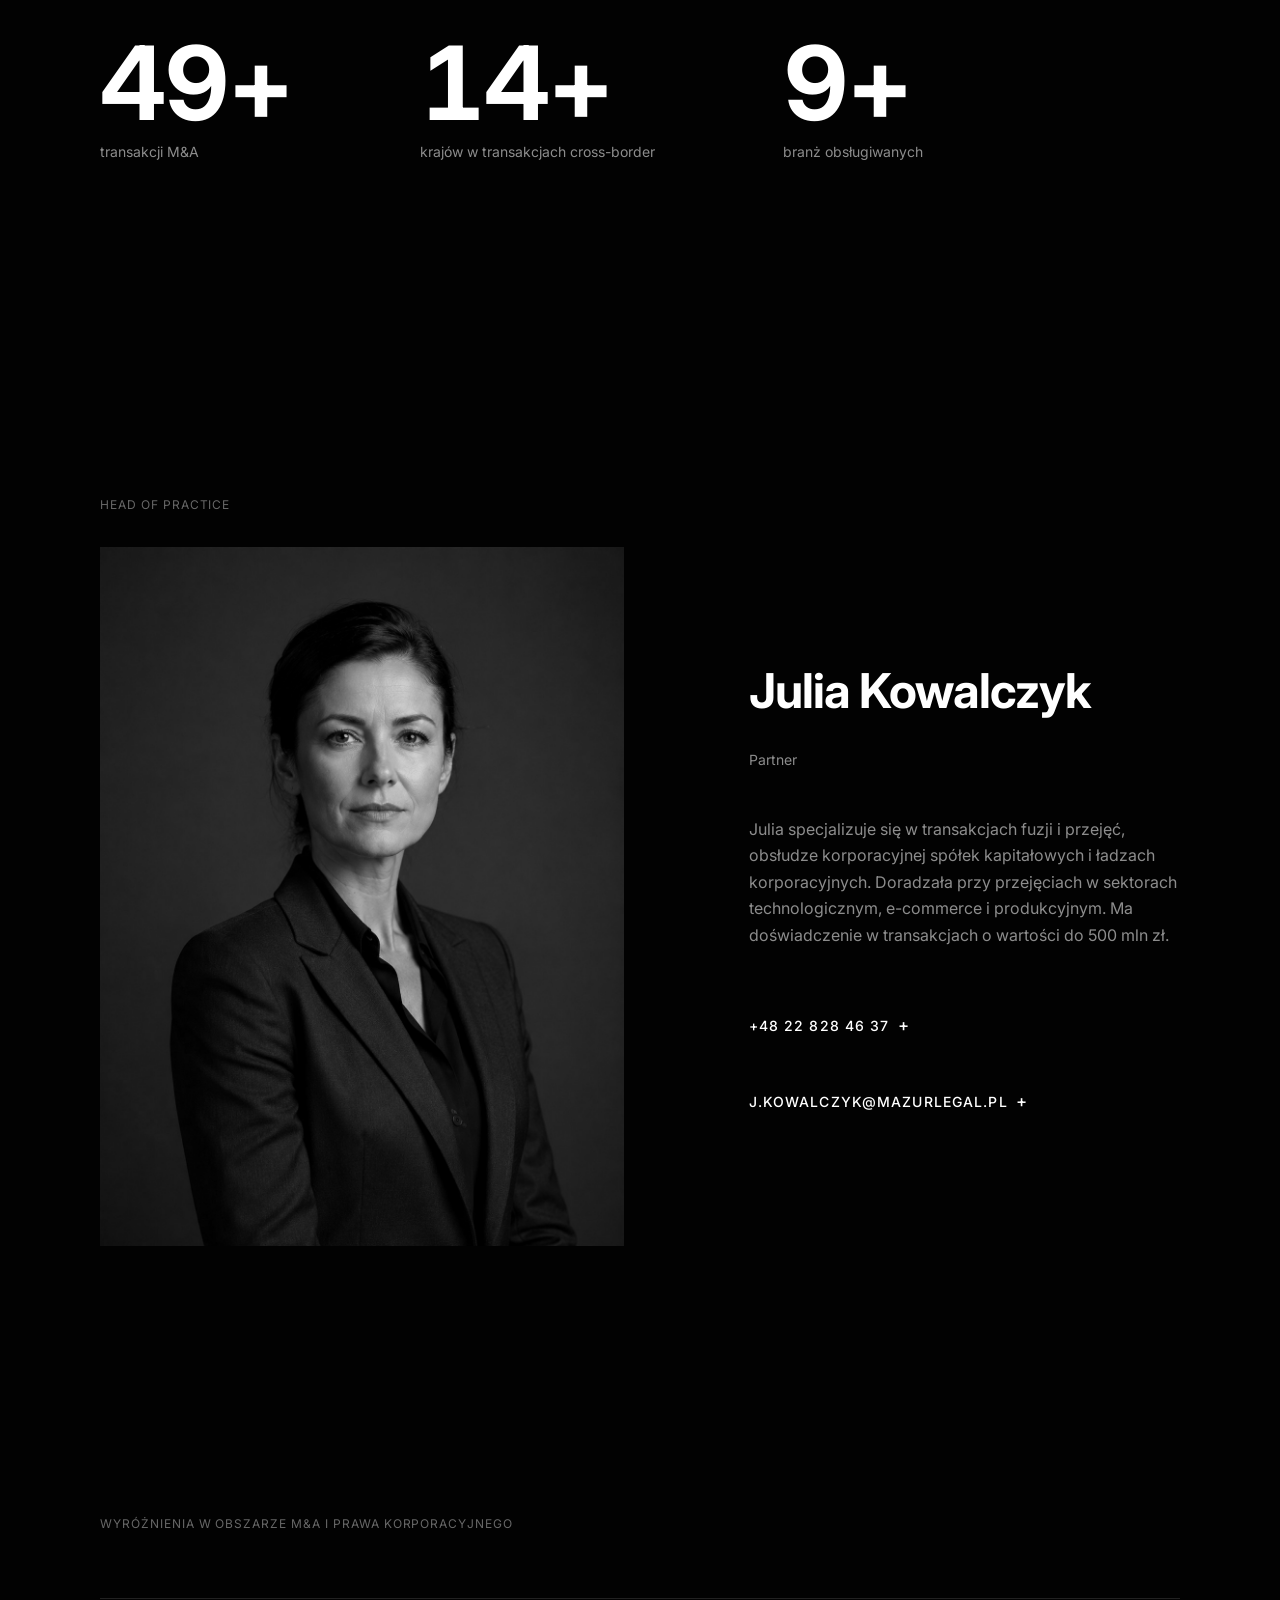
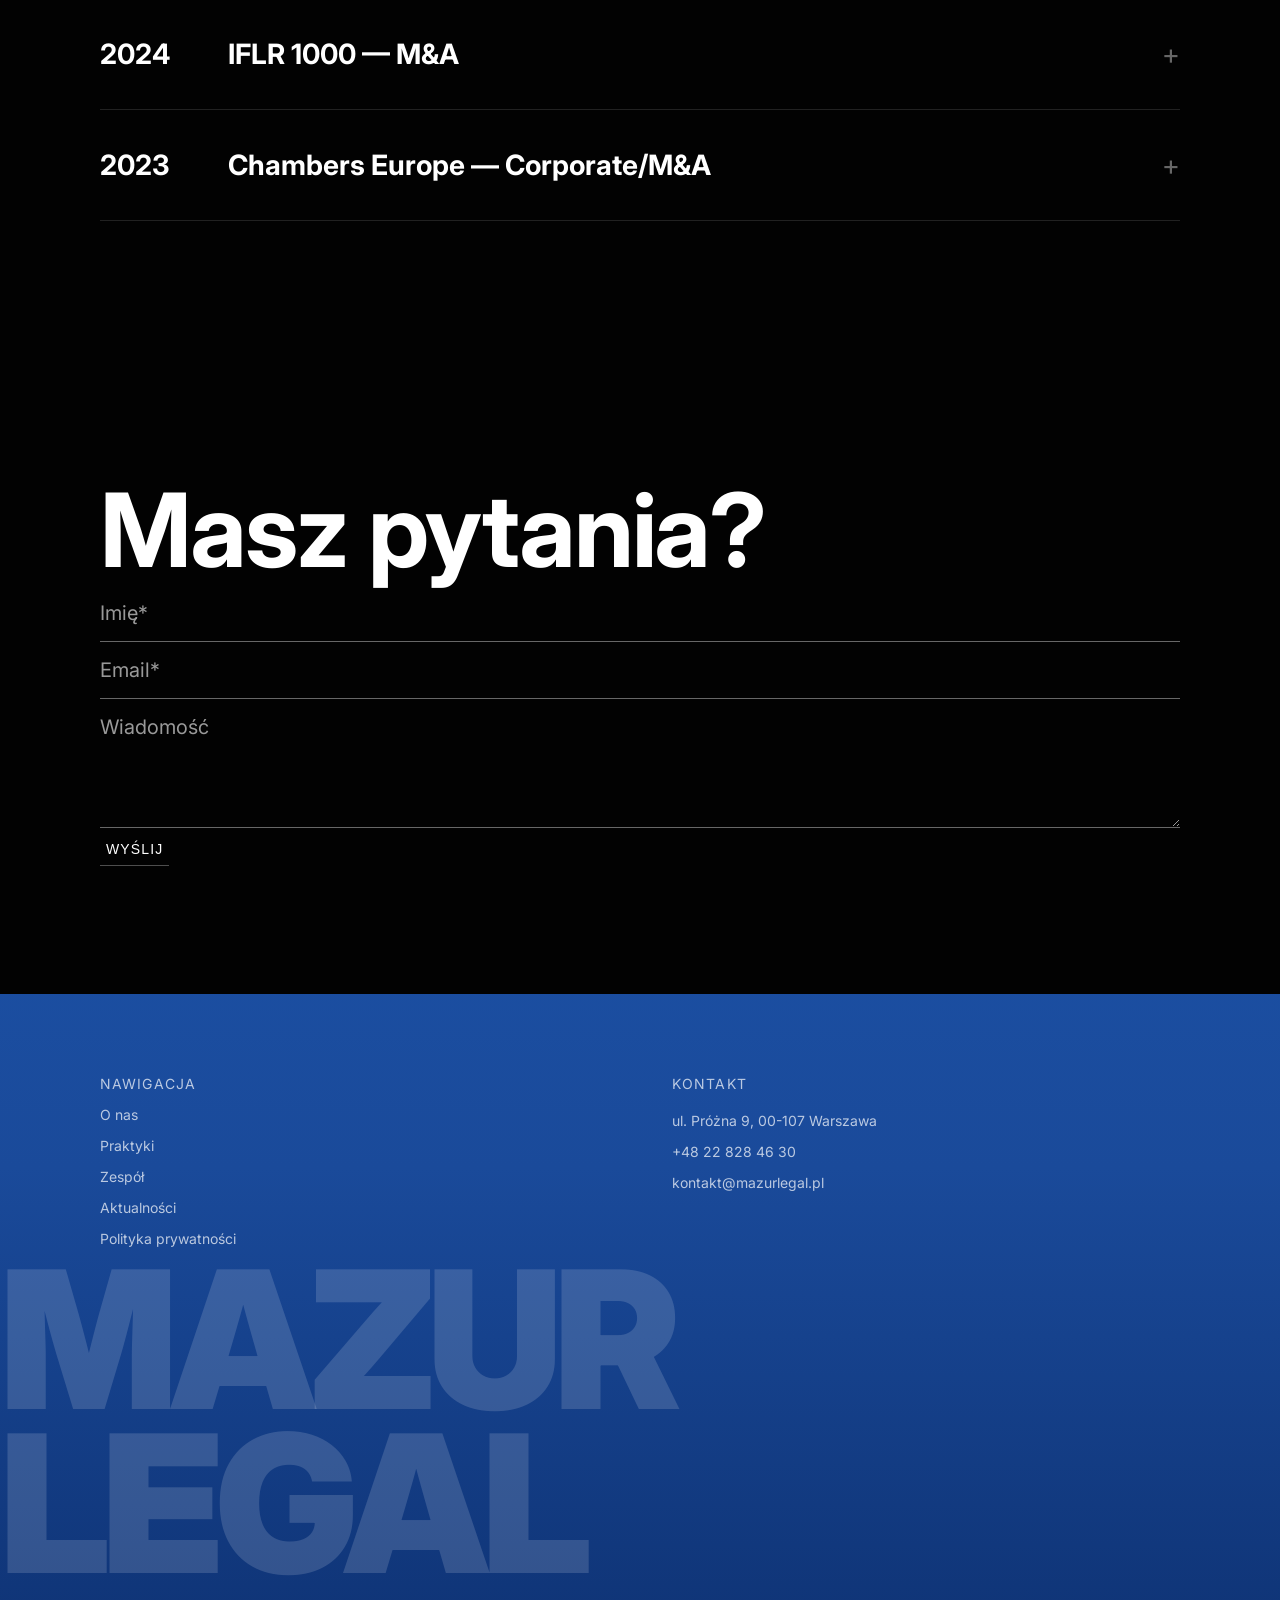
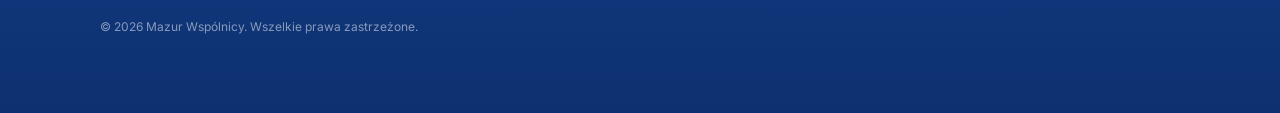
<file: praktyki/korporacyjne.html>
<!DOCTYPE html>
<html lang="pl">
<head>
  <meta charset="UTF-8">
  <meta name="viewport" content="width=device-width, initial-scale=1.0">
  <title>Prawo korporacyjne i M&amp;A — Mazur Wspólnicy</title>
  <meta name="description" content="Transakcje M&A wymagają prawnika myślącego jak CFO. Prawo korporacyjne i M&A w Mazur Wspólnicy — 50+ transakcji. Warszawa.">
  <meta property="og:type" content="website">
  <meta property="og:title" content="Prawo korporacyjne i M&A — Mazur Wspólnicy">
  <meta property="og:description" content="Zamykamy przejęcia bez niespodzianek po stronie kupującego. 50+ transakcji M&A.">
  <meta property="og:url" content="https://mazurlegal.pl/praktyki/korporacyjne.html">
  <meta property="og:image" content="../assets/images/og-mazur.jpg">
  <link rel="canonical" href="https://mazurlegal.pl/praktyki/korporacyjne.html">
  <link rel="icon" type="image/svg+xml" href="data:image/svg+xml,<svg xmlns='http://www.w3.org/2000/svg' viewBox='0 0 32 32'><rect width='32' height='32' fill='%23020202'/><text x='4' y='24' font-family='sans-serif' font-weight='900' font-size='20' fill='white'>M</text></svg>">
  <link rel="stylesheet" href="../design-system-editorial.css">
  <script type="application/ld+json">
  {
    "@context": "https://schema.org",
    "@type": "Service",
    "serviceType": "Prawo korporacyjne i fuzje i przejęcia",
    "provider": {
      "@type": "LegalService",
      "name": "Mazur Wspólnicy",
      "url": "https://mazurlegal.pl"
    },
    "areaServed": "Polska",
    "description": "Obsługa transakcji M&A, due diligence, umowy korporacyjne, łady korporacyjne."
  }
  </script>
</head>
<body>

<a href="#main" class="skip-link">Przejdź do treści głównej</a>

<nav class="nav" aria-label="Główna nawigacja">
  <div class="nav-inner">
    <a href="../index.html" class="nav-logo">
      MAZUR<span class="nav-logo-sub">10 LAT</span>
    </a>
    <ul class="nav-links">
      <li><a href="../o-kancelarii.html">O nas</a></li>
      <li><a href="../praktyki.html" aria-current="page">Praktyki</a></li>
      <li><a href="../zespol.html">Zespół</a></li>
      <li><a href="../aktualnosci.html">Aktualności</a></li>
      <li><a href="#contact">Kontakt</a></li>
    </ul>
    <button id="menu-toggle" class="nav-burger" aria-expanded="false"
            aria-controls="mobile-menu" aria-label="Otwórz menu">☰</button>
  </div>
</nav>

<div id="mobile-menu" aria-hidden="true">
  <button id="menu-close" aria-label="Zamknij menu">×</button>
  <a href="../o-kancelarii.html"><span class="f-numeral">01</span>O nas</a>
  <a href="../praktyki.html"><span class="f-numeral">02</span>Praktyki</a>
  <a href="../zespol.html"><span class="f-numeral">03</span>Zespół</a>
  <a href="../aktualnosci.html"><span class="f-numeral">04</span>Aktualności</a>
  <a href="#contact"><span class="f-numeral">05</span>Kontakt</a>
</div>

<main id="main">

<!-- ═══ INTERIOR HEADER ═══ -->
<section class="section bg-base section-mega-clip" aria-labelledby="page-h" style="padding-top: var(--interior-top);">
  <div class="section-mega f-mega mega-grow" data-mega-max="0.05" aria-hidden="true">M&amp;A</div>
  <div class="container">
    <p class="f-meta">04 / Prawo korporacyjne i M&amp;A</p>
    <h1 id="page-h" class="f-display scroll-reveal-text" style="max-width: var(--content-width); margin-top: var(--space-md);">
      Transakcje M&amp;A wymagają prawnika myślącego jak CFO
    </h1>
    <p class="f-lead scroll-reveal-text" style="max-width: var(--content-width); margin-top: var(--space-md); color: var(--text-muted);">
      Zamykamy przejęcia bez niespodzianek po stronie kupującego.
    </p>
  </div>
</section>

<!-- ═══ OPIS PRAKTYKI ═══ -->
<section class="section bg-base" aria-label="O praktyce">
  <div class="container content-col">
    <p class="f-body reveal-fade">
      Transakcje fuzji i przejęć to obszar, gdzie prawo i finanse muszą działać razem. Doradzamy przy akwizycjach, zbywaniu aktywów, restrukturyzacjach korporacyjnych i przejściach własności. Prowadzimy due diligence prawne i koordynujemy pracę z doradcami finansowymi i podatkowymi.
    </p>
    <p class="f-body reveal-fade" style="margin-top: var(--space-md);">
      Obsługujemy zarówno kupujących, jak i sprzedających. Naszą przewagą jest doświadczenie w transakcjach cross-border i znajomość specyfiki rynku polskiego — regulacyjnej, notarialnej i procesowej. Rozumiemy, że każde przejęcie to nie tylko transfer aktywów, ale zmiana organizacji z całą jej kulturą i zobowiązaniami.
    </p>
  </div>
</section>

<!-- ═══ STAT ═══ -->
<section class="section bg-base" aria-label="Statystyki">
  <div class="container">
    <div class="stats-row stagger-list">
      <div class="stat">
        <span class="trust-number count-up" data-target="50" data-suffix="+">0+</span>
        <span class="trust-label">transakcji M&amp;A</span>
      </div>
      <div class="stat">
        <span class="trust-number count-up" data-target="15" data-suffix="+">0+</span>
        <span class="trust-label">krajów w transakcjach cross-border</span>
      </div>
      <div class="stat">
        <span class="trust-number count-up" data-target="10" data-suffix="+">0+</span>
        <span class="trust-label">branż obsługiwanych</span>
      </div>
    </div>
  </div>
</section>

<!-- ═══ HEAD OF PRACTICE ═══ -->
<section class="section bg-base" aria-labelledby="partner-h">
  <div class="container">
    <p class="f-meta" style="margin-bottom: var(--space-md);">Head of Practice</p>
    <div class="grid-editorial">
      <div class="col-left">
        <img src="../assets/images/partner-kowalczyk.jpg" alt="Julia Kowalczyk"
             width="1086" height="1448" loading="lazy"
             style="width:100%;height:auto;display:block;filter:grayscale(100%);">
      </div>
      <div class="col-right" style="display:flex;flex-direction:column;justify-content:center;gap:var(--space-sm);">
        <h2 id="partner-h" class="f-h2">Julia Kowalczyk</h2>
        <p class="f-caption">Partner</p>
        <p class="f-body" style="margin-top: var(--space-sm);">
          Julia specjalizuje się w transakcjach fuzji i przejęć, obsłudze korporacyjnej spółek kapitałowych i ładzach korporacyjnych. Doradzała przy przejęciach w sektorach technologicznym, e-commerce i produkcyjnym. Ma doświadczenie w transakcjach o wartości do 500 mln zł.
        </p>
        <p style="margin-top: var(--space-md);">
          <a href="tel:+48228284637" class="btn-more">+48 22 828 46 37</a>
        </p>
        <p>
          <a href="mailto:j.kowalczyk@mazurlegal.pl" class="btn-more">j.kowalczyk@mazurlegal.pl</a>
        </p>
      </div>
    </div>
  </div>
</section>

<!-- ═══ RECOGNITION ═══ -->
<section class="section bg-base section-mega-clip" aria-label="Wyróżnienia">
  <div class="container">
    <p class="f-meta">Wyróżnienia w obszarze M&amp;A i prawa korporacyjnego</p>
    <div class="recognition-row stagger-list from-left" style="margin-top: var(--space-lg);">
      <a href="https://www.iflr1000.com" class="recognition-item"
         target="_blank" rel="noopener noreferrer">
        <span class="recognition-year">2024</span>
        <span class="recognition-name">IFLR 1000 — M&amp;A</span>
        <span class="recognition-plus" aria-hidden="true">+</span>
      </a>
      <a href="https://chambers.com" class="recognition-item"
         target="_blank" rel="noopener noreferrer">
        <span class="recognition-year">2023</span>
        <span class="recognition-name">Chambers Europe — Corporate/M&amp;A</span>
        <span class="recognition-plus" aria-hidden="true">+</span>
      </a>
    </div>
  </div>
</section>

<!-- ═══ CONTACT + FOOTER ═══ -->
<div class="contact-footer-wrap">
  <section id="contact" class="section" aria-labelledby="contact-h">
    <div class="contact-rise" aria-hidden="true"></div>
    <div class="container">
      <h2 id="contact-h" class="f-display scroll-reveal-text">Masz pytania?</h2>
      <form id="contact-form" class="contact-form reveal-fade" novalidate>
        <input type="text" name="_hp" tabindex="-1" autocomplete="off"
               aria-hidden="true"
               style="position:absolute;left:-9999px;width:1px;height:1px;opacity:0;overflow:hidden;">
        <input type="text" name="name" placeholder="Imię*" required
               aria-label="Imię" autocomplete="given-name">
        <input type="email" name="email" placeholder="Email*" required
               aria-label="Email" autocomplete="email">
        <textarea name="message" rows="4" placeholder="Wiadomość"
                  aria-label="Wiadomość"></textarea>
        <button type="submit" class="btn-text">Wyślij</button>
        <p id="form-success" role="status" tabindex="-1">
          Dziękujemy. Odpowiemy najszybciej jak to możliwe.
        </p>
      </form>
    </div>
  </section>

  <footer class="footer" aria-label="Stopka">
    <div class="container footer-cols">
      <div>
        <p class="f-meta">Nawigacja</p>
        <a href="../o-kancelarii.html">O nas</a>
        <a href="../praktyki.html">Praktyki</a>
        <a href="../zespol.html">Zespół</a>
        <a href="../aktualnosci.html">Aktualności</a>
        <a href="../privacy-policy.html">Polityka prywatności</a>
      </div>
      <div>
        <p class="f-meta">Kontakt</p>
        <p>ul. Próżna 9, 00-107 Warszawa</p>
        <a href="tel:+48228284630">+48 22 828 46 30</a>
        <a href="mailto:kontakt@mazurlegal.pl">kontakt@mazurlegal.pl</a>
      </div>
    </div>
    <div class="footer-wordmark f-mega" aria-hidden="true">MAZUR LEGAL</div>
    <p class="footer-copyright">© 2026 Mazur Wspólnicy. Wszelkie prawa zastrzeżone.</p>
  </footer>
</div>

</main>

<script src="../animations-editorial.js"></script>
</body>
</html>
</file>
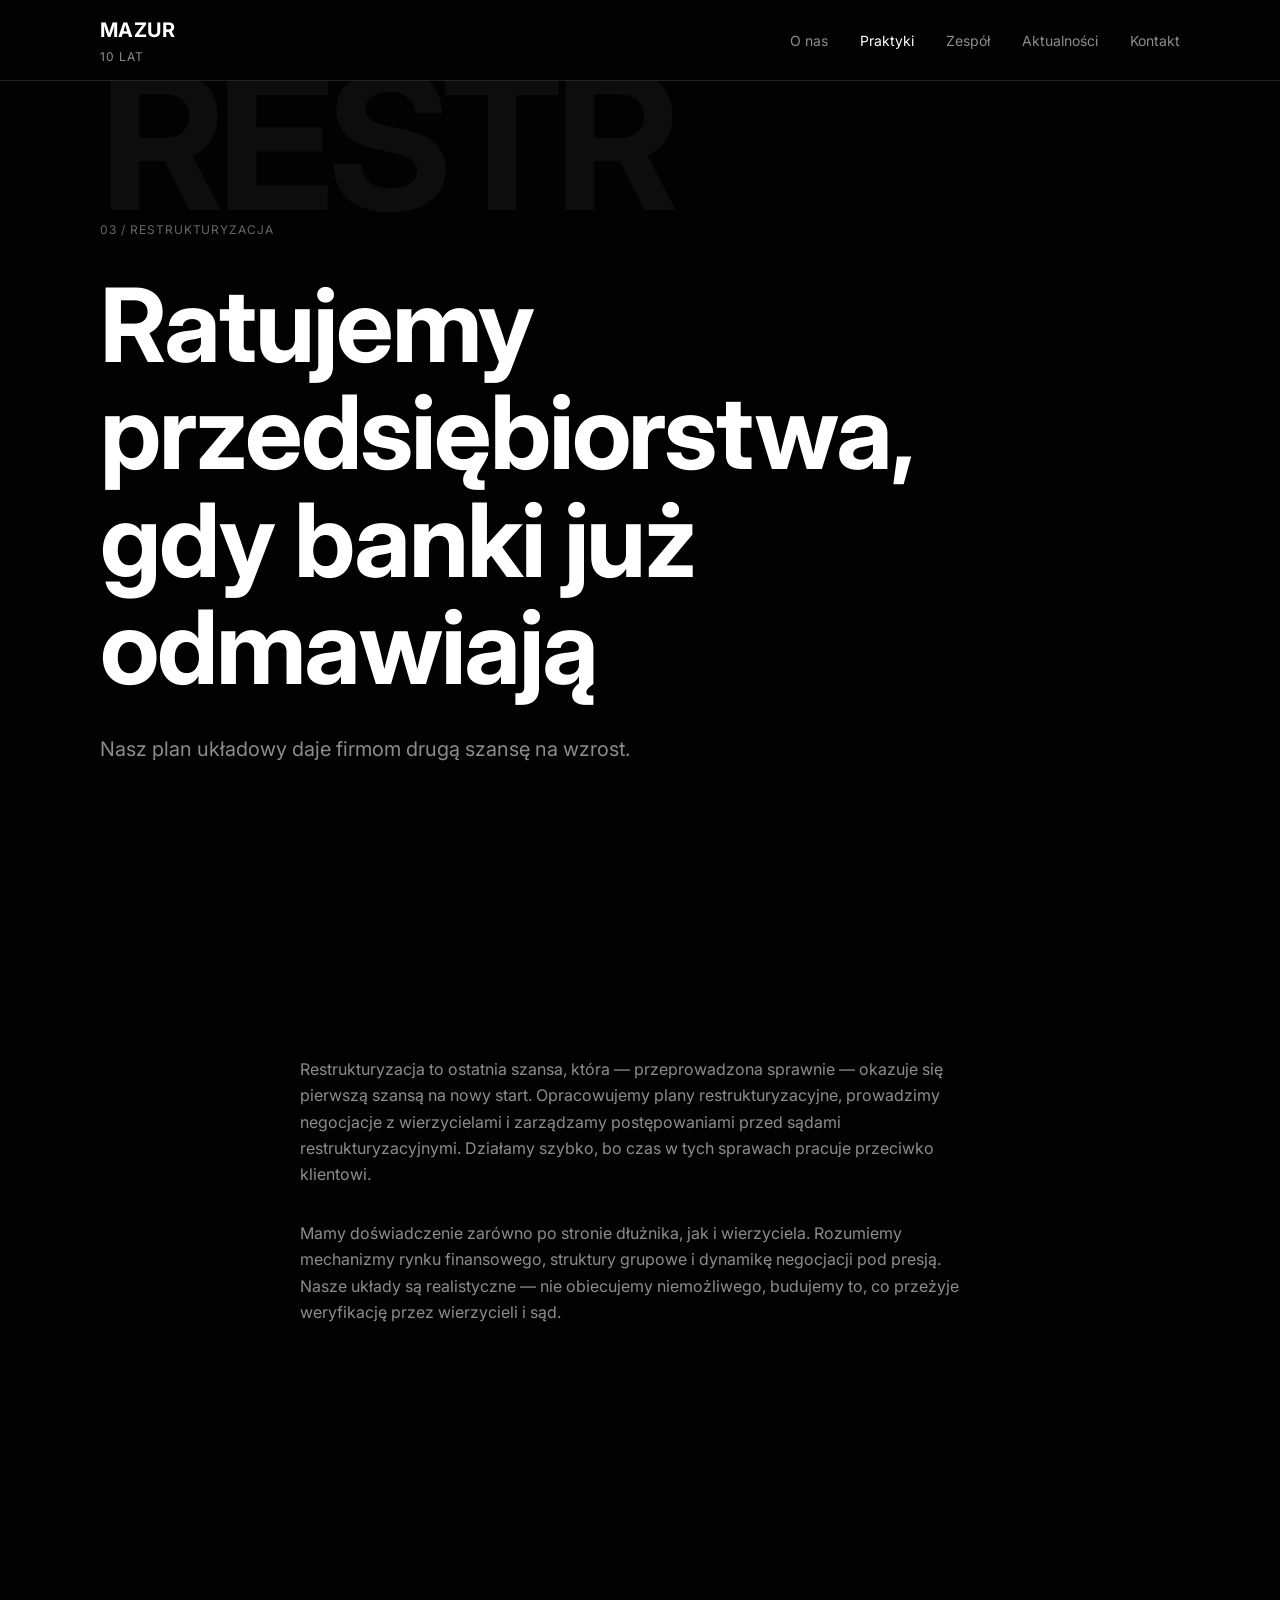
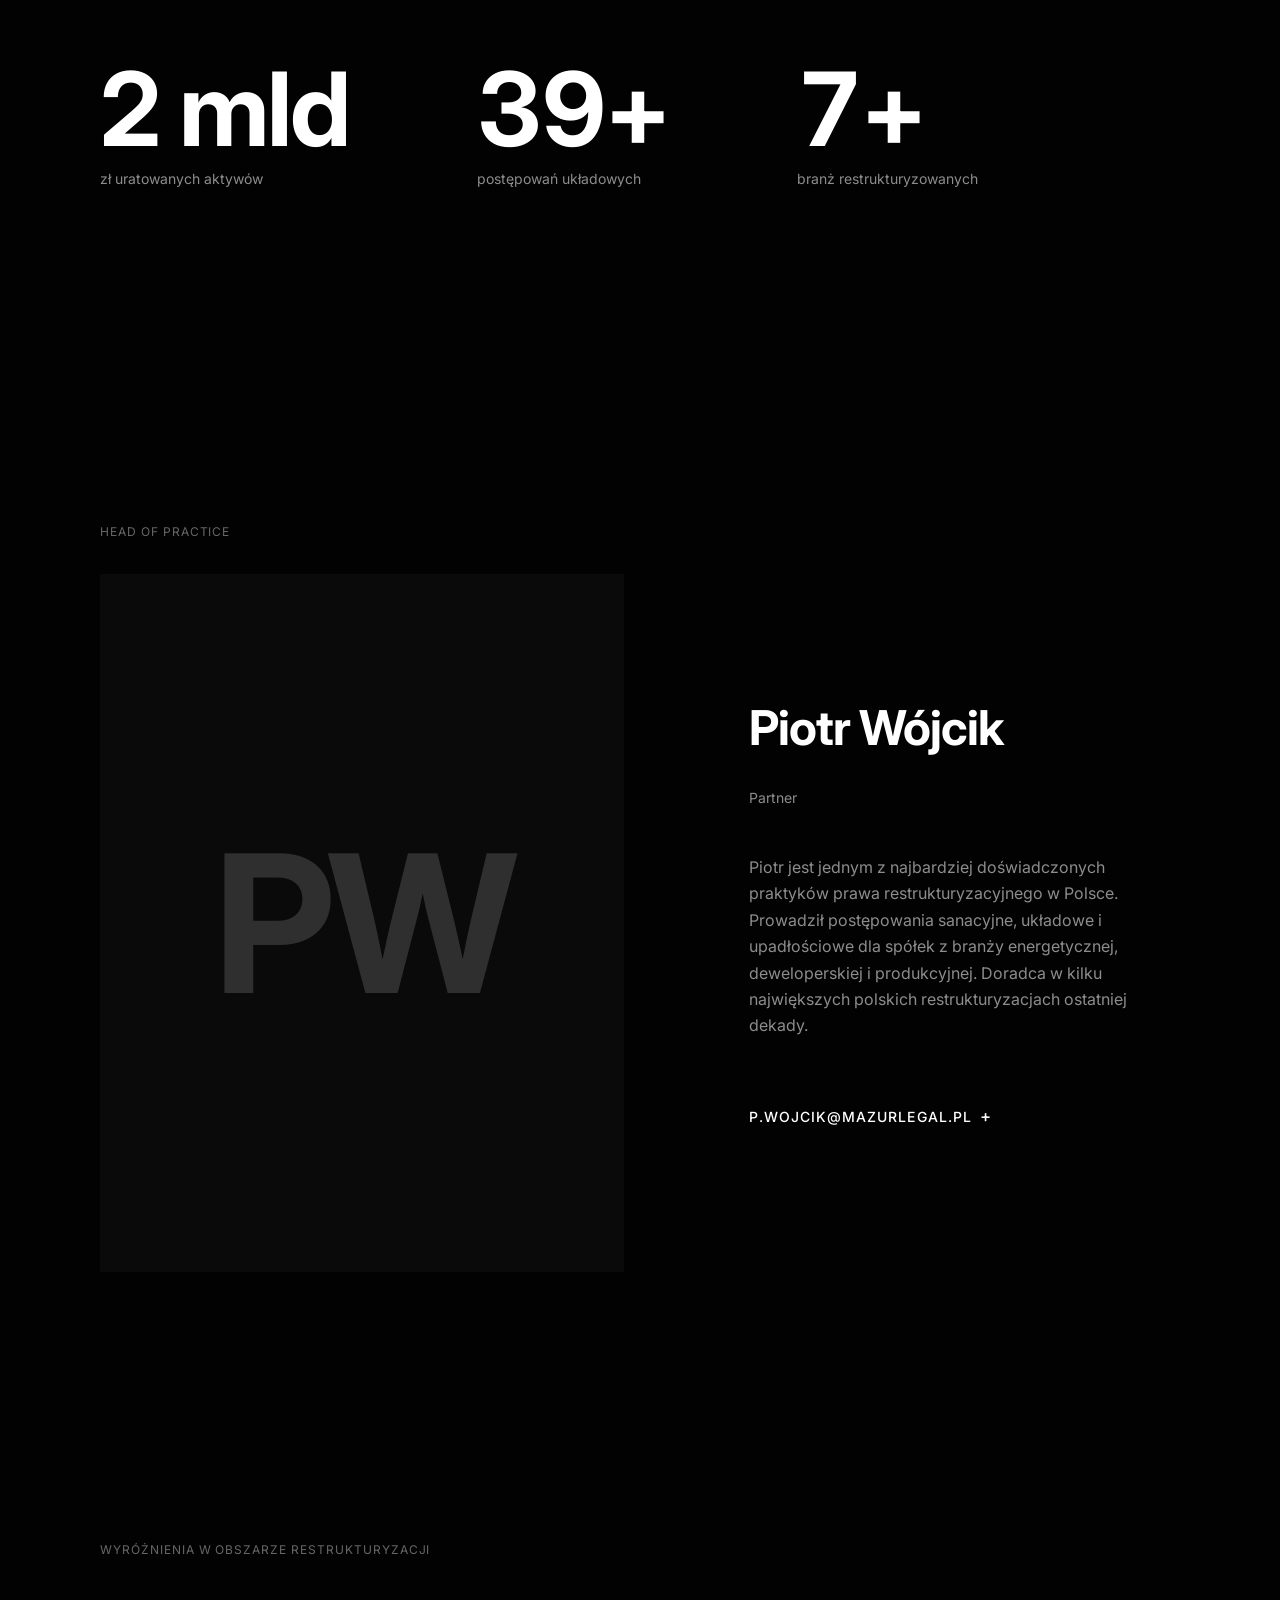
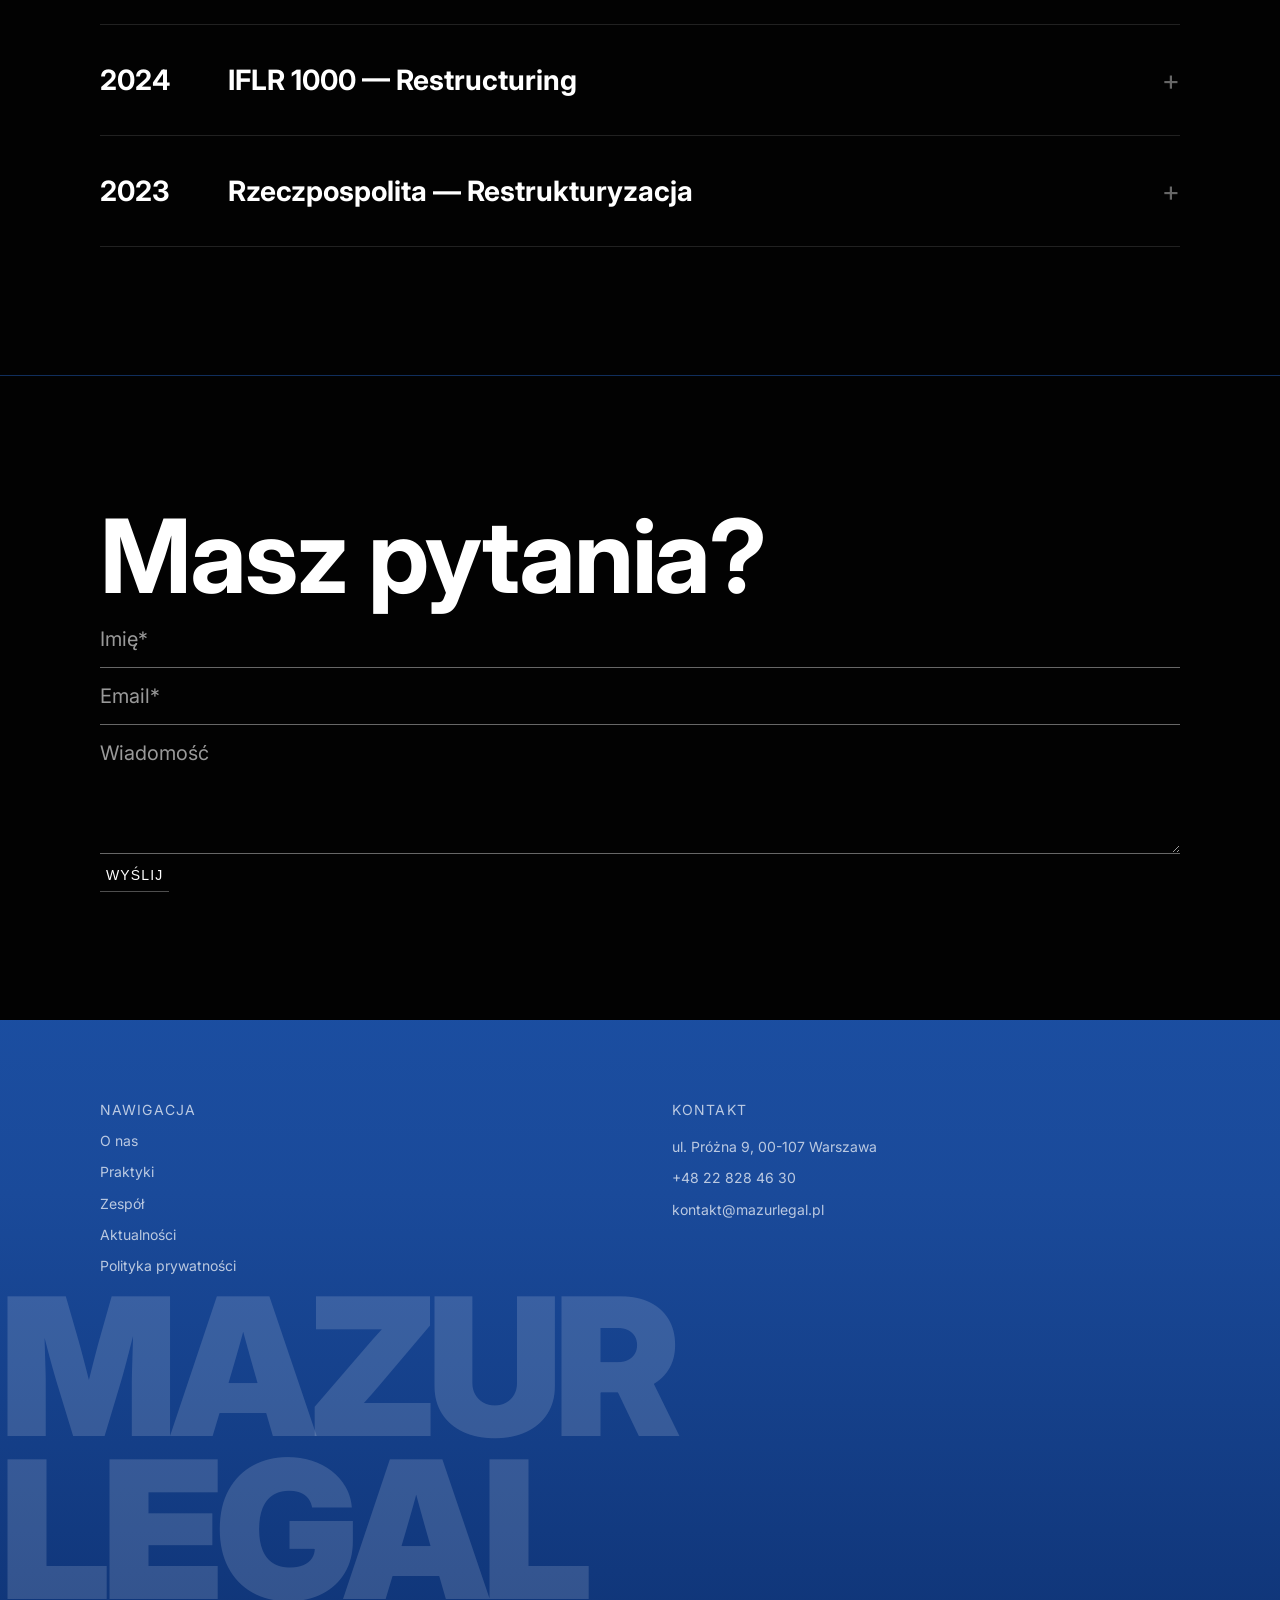
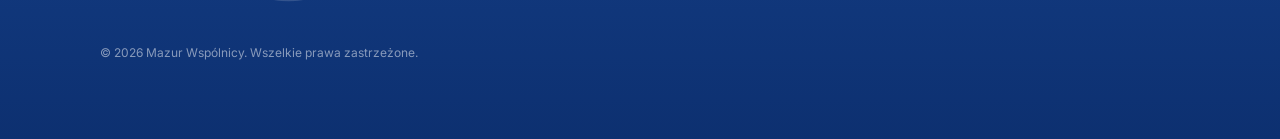
<file: praktyki/restrukturyzacja.html>
<!DOCTYPE html>
<html lang="pl">
<head>
  <meta charset="UTF-8">
  <meta name="viewport" content="width=device-width, initial-scale=1.0">
  <title>Restrukturyzacja — Mazur Wspólnicy</title>
  <meta name="description" content="Ratujemy przedsiębiorstwa, gdy banki już odmawiają. Restrukturyzacja i prawo upadłościowe w Mazur Wspólnicy — 2 mld zł uratowanych aktywów. Warszawa.">
  <meta property="og:type" content="website">
  <meta property="og:title" content="Restrukturyzacja — Mazur Wspólnicy">
  <meta property="og:description" content="Nasz plan układowy daje firmom drugą szansę na wzrost. 2 mld zł uratowanych aktywów.">
  <meta property="og:url" content="https://mazurlegal.pl/praktyki/restrukturyzacja.html">
  <meta property="og:image" content="../assets/images/og-mazur.jpg">
  <link rel="canonical" href="https://mazurlegal.pl/praktyki/restrukturyzacja.html">
  <link rel="icon" type="image/svg+xml" href="data:image/svg+xml,<svg xmlns='http://www.w3.org/2000/svg' viewBox='0 0 32 32'><rect width='32' height='32' fill='%23020202'/><text x='4' y='24' font-family='sans-serif' font-weight='900' font-size='20' fill='white'>M</text></svg>">
  <link rel="stylesheet" href="../design-system-editorial.css">
  <script type="application/ld+json">
  {
    "@context": "https://schema.org",
    "@type": "Service",
    "serviceType": "Restrukturyzacja i prawo upadłościowe",
    "provider": {
      "@type": "LegalService",
      "name": "Mazur Wspólnicy",
      "url": "https://mazurlegal.pl"
    },
    "areaServed": "Polska",
    "description": "Postępowania restrukturyzacyjne, układy z wierzycielami, prawo upadłościowe."
  }
  </script>
</head>
<body>

<a href="#main" class="skip-link">Przejdź do treści głównej</a>

<nav class="nav" aria-label="Główna nawigacja">
  <div class="nav-inner">
    <a href="../index.html" class="nav-logo">
      MAZUR<span class="nav-logo-sub">10 LAT</span>
    </a>
    <ul class="nav-links">
      <li><a href="../o-kancelarii.html">O nas</a></li>
      <li><a href="../praktyki.html" aria-current="page">Praktyki</a></li>
      <li><a href="../zespol.html">Zespół</a></li>
      <li><a href="../aktualnosci.html">Aktualności</a></li>
      <li><a href="#contact">Kontakt</a></li>
    </ul>
    <button id="menu-toggle" class="nav-burger" aria-expanded="false"
            aria-controls="mobile-menu" aria-label="Otwórz menu">☰</button>
  </div>
</nav>

<div id="mobile-menu" aria-hidden="true">
  <button id="menu-close" aria-label="Zamknij menu">×</button>
  <a href="../o-kancelarii.html"><span class="f-numeral">01</span>O nas</a>
  <a href="../praktyki.html"><span class="f-numeral">02</span>Praktyki</a>
  <a href="../zespol.html"><span class="f-numeral">03</span>Zespół</a>
  <a href="../aktualnosci.html"><span class="f-numeral">04</span>Aktualności</a>
  <a href="#contact"><span class="f-numeral">05</span>Kontakt</a>
</div>

<main id="main">

<!-- ═══ INTERIOR HEADER ═══ -->
<section class="section bg-base section-mega-clip" aria-labelledby="page-h" style="padding-top: var(--interior-top);">
  <div class="section-mega f-mega mega-grow" data-mega-max="0.05" aria-hidden="true">RESTR</div>
  <div class="container">
    <p class="f-meta">03 / Restrukturyzacja</p>
    <h1 id="page-h" class="f-display scroll-reveal-text" style="max-width: var(--content-width); margin-top: var(--space-md);">
      Ratujemy przedsiębiorstwa, gdy banki już odmawiają
    </h1>
    <p class="f-lead scroll-reveal-text" style="max-width: var(--content-width); margin-top: var(--space-md); color: var(--text-muted);">
      Nasz plan układowy daje firmom drugą szansę na wzrost.
    </p>
  </div>
</section>

<!-- ═══ OPIS PRAKTYKI ═══ -->
<section class="section bg-base" aria-label="O praktyce">
  <div class="container content-col">
    <p class="f-body reveal-fade">
      Restrukturyzacja to ostatnia szansa, która — przeprowadzona sprawnie — okazuje się pierwszą szansą na nowy start. Opracowujemy plany restrukturyzacyjne, prowadzimy negocjacje z wierzycielami i zarządzamy postępowaniami przed sądami restrukturyzacyjnymi. Działamy szybko, bo czas w tych sprawach pracuje przeciwko klientowi.
    </p>
    <p class="f-body reveal-fade" style="margin-top: var(--space-md);">
      Mamy doświadczenie zarówno po stronie dłużnika, jak i wierzyciela. Rozumiemy mechanizmy rynku finansowego, struktury grupowe i dynamikę negocjacji pod presją. Nasze układy są realistyczne — nie obiecujemy niemożliwego, budujemy to, co przeżyje weryfikację przez wierzycieli i sąd.
    </p>
  </div>
</section>

<!-- ═══ STAT ═══ -->
<section class="section bg-base" aria-label="Statystyki">
  <div class="container">
    <div class="stats-row stagger-list">
      <div class="stat">
        <span class="trust-number" style="font-family:var(--font-display);font-size:var(--text-display);font-weight:var(--weight-bold);line-height:var(--leading-none);letter-spacing:var(--tracking-tight);">2 mld</span>
        <span class="trust-label">zł uratowanych aktywów</span>
      </div>
      <div class="stat">
        <span class="trust-number count-up" data-target="40" data-suffix="+">0+</span>
        <span class="trust-label">postępowań układowych</span>
      </div>
      <div class="stat">
        <span class="trust-number count-up" data-target="8" data-suffix="+">0+</span>
        <span class="trust-label">branż restrukturyzowanych</span>
      </div>
    </div>
  </div>
</section>

<!-- ═══ HEAD OF PRACTICE ═══ -->
<section class="section bg-base" aria-labelledby="partner-h">
  <div class="container">
    <p class="f-meta" style="margin-bottom: var(--space-md);">Head of Practice</p>
    <div class="grid-editorial">
      <div class="col-left">
        <!-- Piotr Wójcik — placeholder (brak zdjęcia) -->
        <div style="width:100%;aspect-ratio:3/4;background:var(--bg-elevated);display:flex;align-items:center;justify-content:center;">
          <span class="f-mega" style="opacity:0.15;">PW</span>
        </div>
      </div>
      <div class="col-right" style="display:flex;flex-direction:column;justify-content:center;gap:var(--space-sm);">
        <h2 id="partner-h" class="f-h2">Piotr Wójcik</h2>
        <p class="f-caption">Partner</p>
        <p class="f-body" style="margin-top: var(--space-sm);">
          Piotr jest jednym z najbardziej doświadczonych praktyków prawa restrukturyzacyjnego w Polsce. Prowadził postępowania sanacyjne, układowe i upadłościowe dla spółek z branży energetycznej, deweloperskiej i produkcyjnej. Doradca w kilku największych polskich restrukturyzacjach ostatniej dekady.
        </p>
        <p style="margin-top: var(--space-md);">
          <a href="mailto:p.wojcik@mazurlegal.pl" class="btn-more">p.wojcik@mazurlegal.pl</a>
        </p>
      </div>
    </div>
  </div>
</section>

<!-- ═══ RECOGNITION ═══ -->
<section class="section bg-base section-mega-clip" aria-label="Wyróżnienia">
  <div class="container">
    <p class="f-meta">Wyróżnienia w obszarze restrukturyzacji</p>
    <div class="recognition-row stagger-list from-left" style="margin-top: var(--space-lg);">
      <a href="https://www.iflr1000.com" class="recognition-item"
         target="_blank" rel="noopener noreferrer">
        <span class="recognition-year">2024</span>
        <span class="recognition-name">IFLR 1000 — Restructuring</span>
        <span class="recognition-plus" aria-hidden="true">+</span>
      </a>
      <a href="https://www.rp.pl" class="recognition-item"
         target="_blank" rel="noopener noreferrer">
        <span class="recognition-year">2023</span>
        <span class="recognition-name">Rzeczpospolita — Restrukturyzacja</span>
        <span class="recognition-plus" aria-hidden="true">+</span>
      </a>
    </div>
  </div>
</section>

<!-- ═══ CONTACT + FOOTER ═══ -->
<div class="contact-footer-wrap">
  <section id="contact" class="section" aria-labelledby="contact-h">
    <div class="contact-rise" aria-hidden="true"></div>
    <div class="container">
      <h2 id="contact-h" class="f-display scroll-reveal-text">Masz pytania?</h2>
      <form id="contact-form" class="contact-form reveal-fade" novalidate>
        <input type="text" name="_hp" tabindex="-1" autocomplete="off"
               aria-hidden="true"
               style="position:absolute;left:-9999px;width:1px;height:1px;opacity:0;overflow:hidden;">
        <input type="text" name="name" placeholder="Imię*" required
               aria-label="Imię" autocomplete="given-name">
        <input type="email" name="email" placeholder="Email*" required
               aria-label="Email" autocomplete="email">
        <textarea name="message" rows="4" placeholder="Wiadomość"
                  aria-label="Wiadomość"></textarea>
        <button type="submit" class="btn-text">Wyślij</button>
        <p id="form-success" role="status" tabindex="-1">
          Dziękujemy. Odpowiemy najszybciej jak to możliwe.
        </p>
      </form>
    </div>
  </section>

  <footer class="footer" aria-label="Stopka">
    <div class="container footer-cols">
      <div>
        <p class="f-meta">Nawigacja</p>
        <a href="../o-kancelarii.html">O nas</a>
        <a href="../praktyki.html">Praktyki</a>
        <a href="../zespol.html">Zespół</a>
        <a href="../aktualnosci.html">Aktualności</a>
        <a href="../privacy-policy.html">Polityka prywatności</a>
      </div>
      <div>
        <p class="f-meta">Kontakt</p>
        <p>ul. Próżna 9, 00-107 Warszawa</p>
        <a href="tel:+48228284630">+48 22 828 46 30</a>
        <a href="mailto:kontakt@mazurlegal.pl">kontakt@mazurlegal.pl</a>
      </div>
    </div>
    <div class="footer-wordmark f-mega" aria-hidden="true">MAZUR LEGAL</div>
    <p class="footer-copyright">© 2026 Mazur Wspólnicy. Wszelkie prawa zastrzeżone.</p>
  </footer>
</div>

</main>

<script src="../animations-editorial.js"></script>
</body>
</html>
</file>
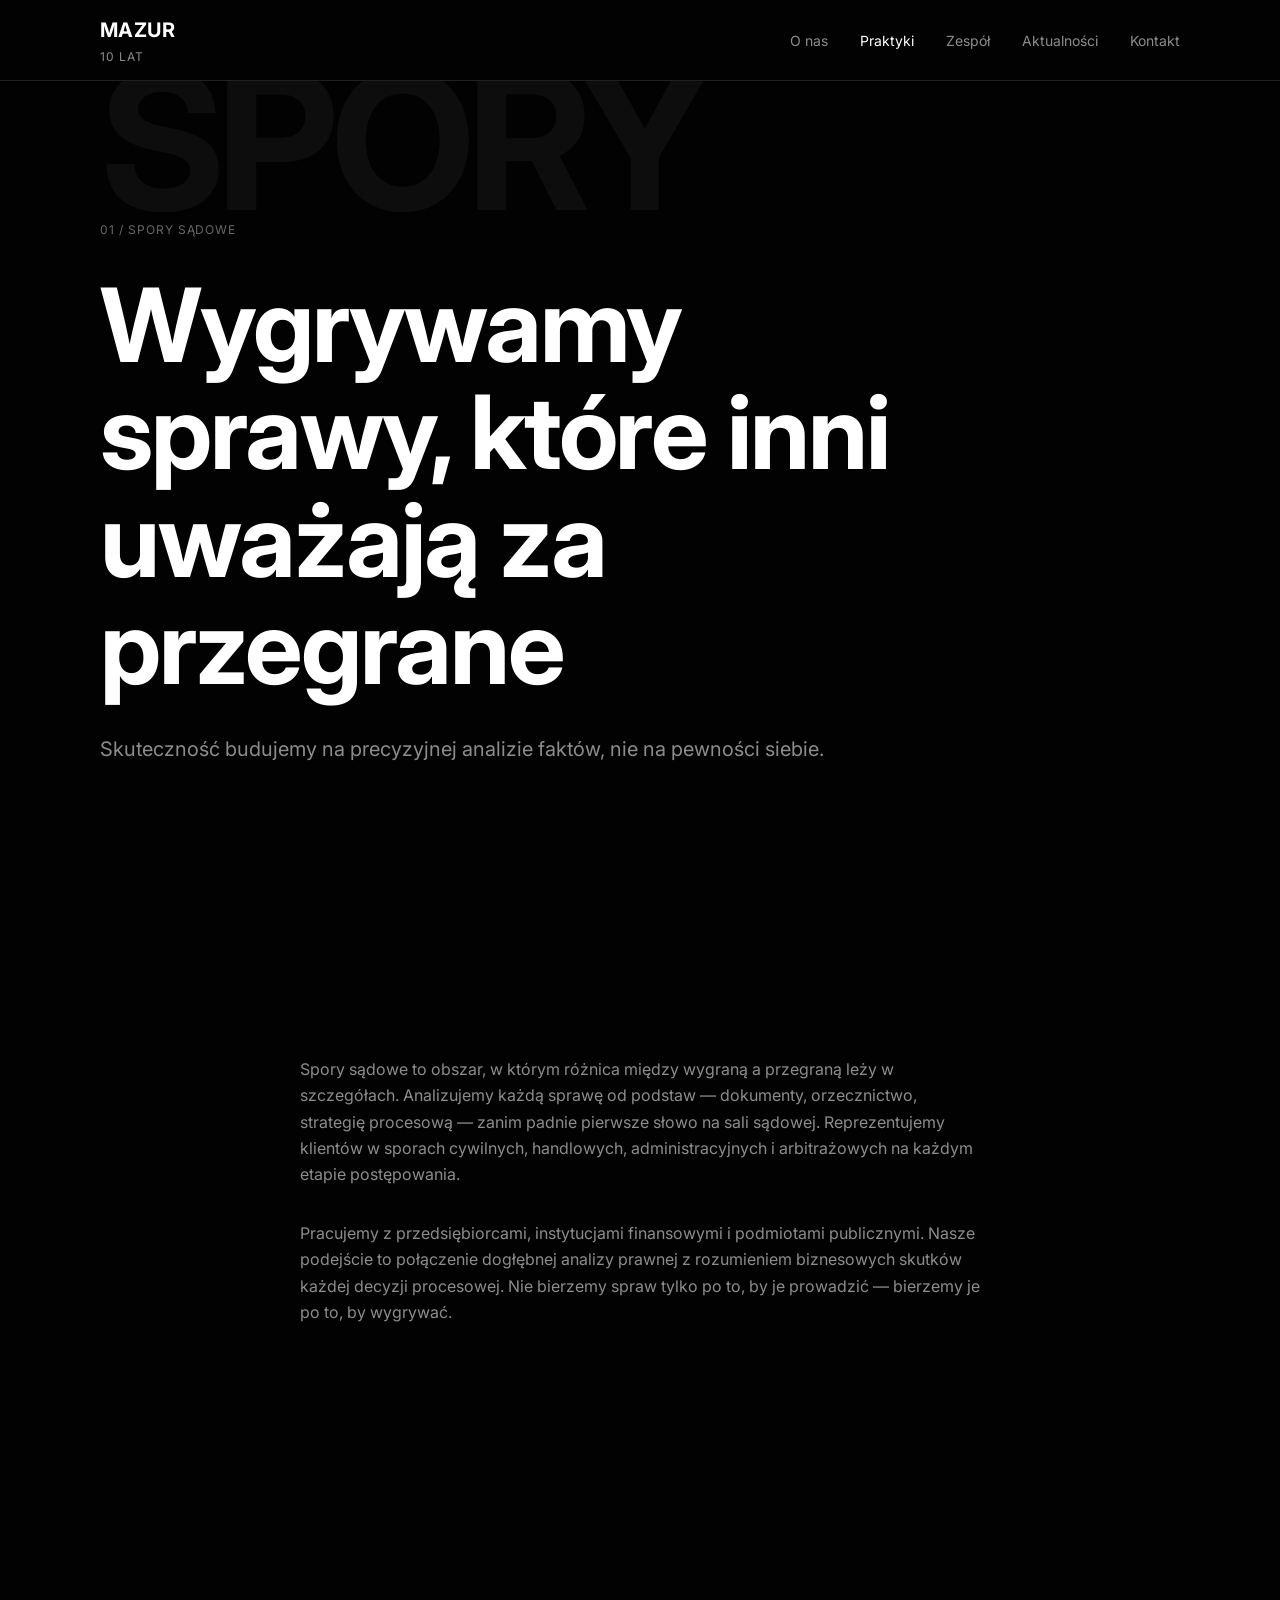
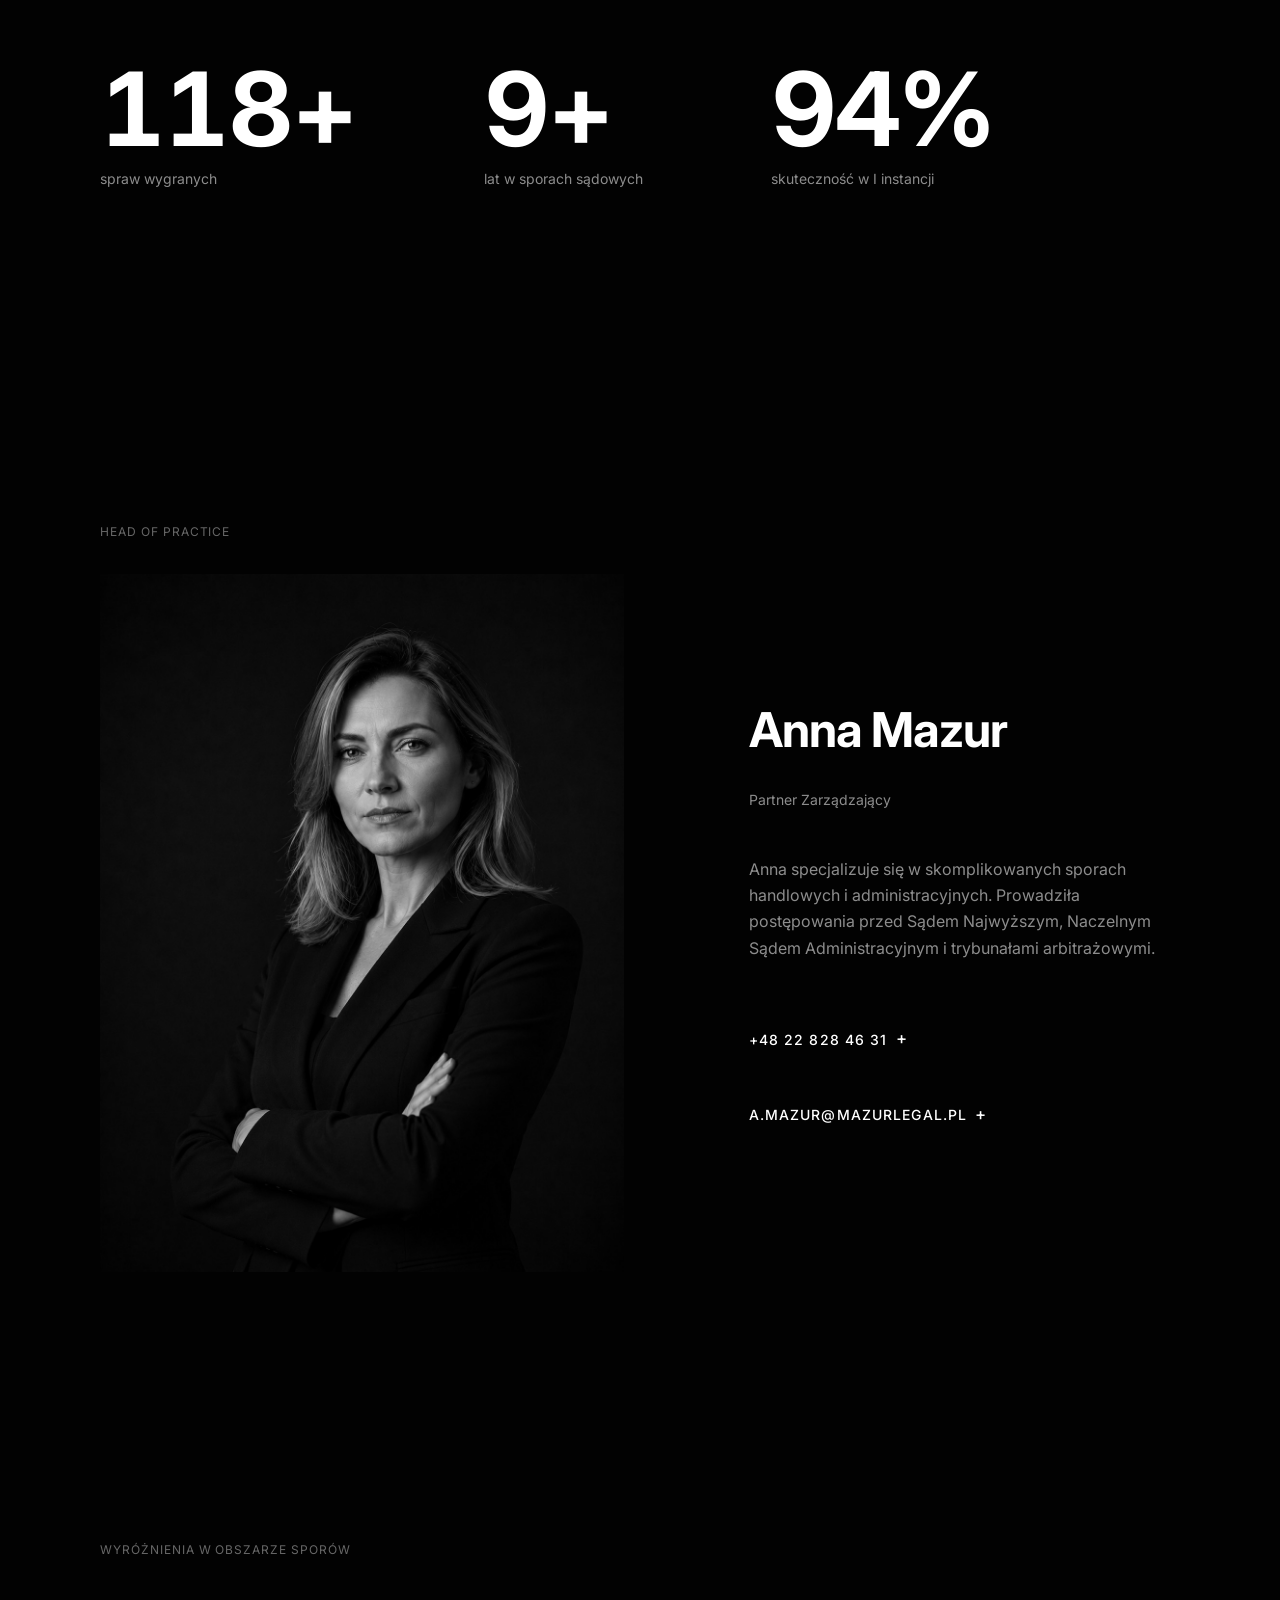
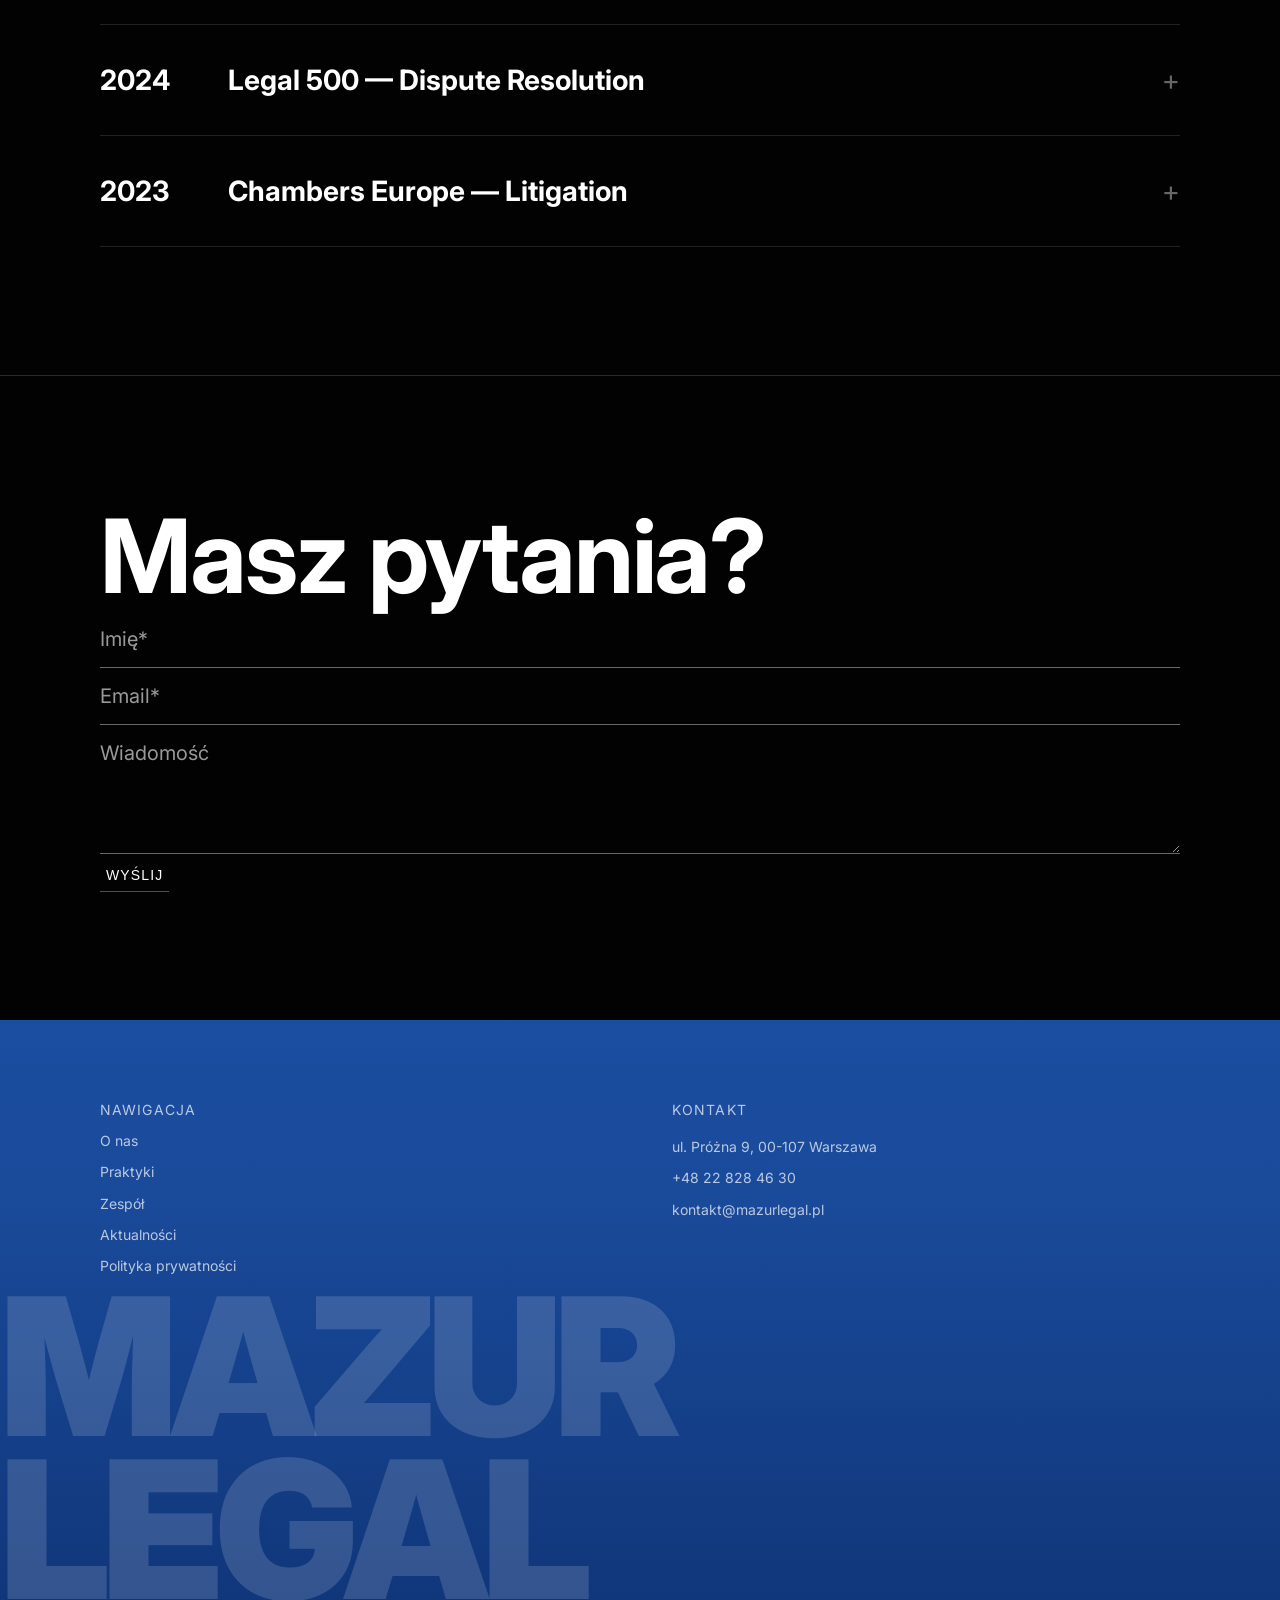
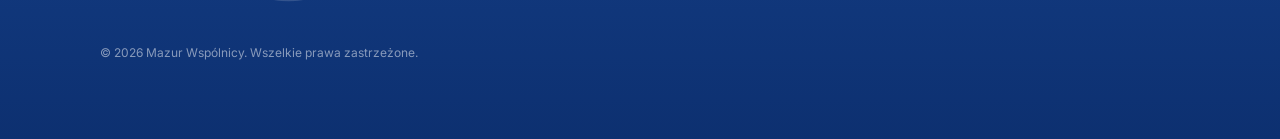
<file: praktyki/spory.html>
<!DOCTYPE html>
<html lang="pl">
<head>
  <meta charset="UTF-8">
  <meta name="viewport" content="width=device-width, initial-scale=1.0">
  <title>Spory sądowe — Mazur Wspólnicy</title>
  <meta name="description" content="Wygrywamy sprawy, które inni uważają za przegrane. Spory sądowe w Mazur Wspólnicy — 120+ spraw wygranych. Warszawa.">
  <meta property="og:type" content="website">
  <meta property="og:title" content="Spory sądowe — Mazur Wspólnicy">
  <meta property="og:description" content="Skuteczność budujemy na precyzyjnej analizie faktów. 120+ spraw wygranych.">
  <meta property="og:url" content="https://mazurlegal.pl/praktyki/spory.html">
  <meta property="og:image" content="../assets/images/og-mazur.jpg">
  <link rel="canonical" href="https://mazurlegal.pl/praktyki/spory.html">
  <link rel="icon" type="image/svg+xml" href="data:image/svg+xml,<svg xmlns='http://www.w3.org/2000/svg' viewBox='0 0 32 32'><rect width='32' height='32' fill='%23020202'/><text x='4' y='24' font-family='sans-serif' font-weight='900' font-size='20' fill='white'>M</text></svg>">
  <link rel="stylesheet" href="../design-system-editorial.css">
  <script type="application/ld+json">
  {
    "@context": "https://schema.org",
    "@type": "Service",
    "serviceType": "Spory sądowe",
    "provider": {
      "@type": "LegalService",
      "name": "Mazur Wspólnicy",
      "url": "https://mazurlegal.pl"
    },
    "areaServed": "Warszawa",
    "description": "Reprezentacja w sporach sądowych, arbitrażu i postępowaniach administracyjnych."
  }
  </script>
</head>
<body>

<a href="#main" class="skip-link">Przejdź do treści głównej</a>

<nav class="nav" aria-label="Główna nawigacja">
  <div class="nav-inner">
    <a href="../index.html" class="nav-logo">
      MAZUR<span class="nav-logo-sub">10 LAT</span>
    </a>
    <ul class="nav-links">
      <li><a href="../o-kancelarii.html">O nas</a></li>
      <li><a href="../praktyki.html" aria-current="page">Praktyki</a></li>
      <li><a href="../zespol.html">Zespół</a></li>
      <li><a href="../aktualnosci.html">Aktualności</a></li>
      <li><a href="#contact">Kontakt</a></li>
    </ul>
    <button id="menu-toggle" class="nav-burger" aria-expanded="false"
            aria-controls="mobile-menu" aria-label="Otwórz menu">☰</button>
  </div>
</nav>

<div id="mobile-menu" aria-hidden="true">
  <button id="menu-close" aria-label="Zamknij menu">×</button>
  <a href="../o-kancelarii.html"><span class="f-numeral">01</span>O nas</a>
  <a href="../praktyki.html"><span class="f-numeral">02</span>Praktyki</a>
  <a href="../zespol.html"><span class="f-numeral">03</span>Zespół</a>
  <a href="../aktualnosci.html"><span class="f-numeral">04</span>Aktualności</a>
  <a href="#contact"><span class="f-numeral">05</span>Kontakt</a>
</div>

<main id="main">

<!-- ═══ INTERIOR HEADER ═══ -->
<section class="section bg-base section-mega-clip" aria-labelledby="page-h" style="padding-top: var(--interior-top);">
  <div class="section-mega f-mega mega-grow" data-mega-max="0.05" aria-hidden="true">SPORY</div>
  <div class="container">
    <p class="f-meta">01 / Spory sądowe</p>
    <h1 id="page-h" class="f-display scroll-reveal-text" style="max-width: var(--content-width); margin-top: var(--space-md);">
      Wygrywamy sprawy, które inni uważają za przegrane
    </h1>
    <p class="f-lead scroll-reveal-text" style="max-width: var(--content-width); margin-top: var(--space-md); color: var(--text-muted);">
      Skuteczność budujemy na precyzyjnej analizie faktów, nie na pewności siebie.
    </p>
  </div>
</section>

<!-- ═══ OPIS PRAKTYKI ═══ -->
<section class="section bg-base" aria-label="O praktyce">
  <div class="container content-col">
    <p class="f-body reveal-fade">
      Spory sądowe to obszar, w którym różnica między wygraną a przegraną leży w szczegółach. Analizujemy każdą sprawę od podstaw — dokumenty, orzecznictwo, strategię procesową — zanim padnie pierwsze słowo na sali sądowej. Reprezentujemy klientów w sporach cywilnych, handlowych, administracyjnych i arbitrażowych na każdym etapie postępowania.
    </p>
    <p class="f-body reveal-fade" style="margin-top: var(--space-md);">
      Pracujemy z przedsiębiorcami, instytucjami finansowymi i podmiotami publicznymi. Nasze podejście to połączenie dogłębnej analizy prawnej z rozumieniem biznesowych skutków każdej decyzji procesowej. Nie bierzemy spraw tylko po to, by je prowadzić — bierzemy je po to, by wygrywać.
    </p>
  </div>
</section>

<!-- ═══ STAT ═══ -->
<section class="section bg-base" aria-label="Statystyki">
  <div class="container">
    <div class="stats-row stagger-list">
      <div class="stat">
        <span class="trust-number count-up" data-target="120" data-suffix="+">0+</span>
        <span class="trust-label">spraw wygranych</span>
      </div>
      <div class="stat">
        <span class="trust-number count-up" data-target="10" data-suffix="+">0+</span>
        <span class="trust-label">lat w sporach sądowych</span>
      </div>
      <div class="stat">
        <span class="trust-number count-up" data-target="95" data-suffix="%">0%</span>
        <span class="trust-label">skuteczność w I instancji</span>
      </div>
    </div>
  </div>
</section>

<!-- ═══ HEAD OF PRACTICE ═══ -->
<section class="section bg-base" aria-labelledby="partner-h">
  <div class="container">
    <p class="f-meta" style="margin-bottom: var(--space-md);">Head of Practice</p>
    <div class="grid-editorial">
      <div class="col-left">
        <img src="../assets/images/partner-mazur.jpg" alt="Anna Mazur"
             width="1086" height="1448" loading="lazy"
             style="width:100%;height:auto;display:block;filter:grayscale(100%);">
      </div>
      <div class="col-right" style="display:flex;flex-direction:column;justify-content:center;gap:var(--space-sm);">
        <h2 id="partner-h" class="f-h2">Anna Mazur</h2>
        <p class="f-caption">Partner Zarządzający</p>
        <p class="f-body" style="margin-top: var(--space-sm);">
          Anna specjalizuje się w skomplikowanych sporach handlowych i administracyjnych. Prowadziła postępowania przed Sądem Najwyższym, Naczelnym Sądem Administracyjnym i trybunałami arbitrażowymi.
        </p>
        <p style="margin-top: var(--space-md);">
          <a href="tel:+48228284631" class="btn-more">+48 22 828 46 31</a>
        </p>
        <p>
          <a href="mailto:a.mazur@mazurlegal.pl" class="btn-more">a.mazur@mazurlegal.pl</a>
        </p>
      </div>
    </div>
  </div>
</section>

<!-- ═══ RECOGNITION ═══ -->
<section class="section bg-base section-mega-clip" aria-label="Wyróżnienia">
  <div class="container">
    <p class="f-meta">Wyróżnienia w obszarze sporów</p>
    <div class="recognition-row stagger-list from-left" style="margin-top: var(--space-lg);">
      <a href="https://www.legal500.com" class="recognition-item"
         target="_blank" rel="noopener noreferrer">
        <span class="recognition-year">2024</span>
        <span class="recognition-name">Legal 500 — Dispute Resolution</span>
        <span class="recognition-plus" aria-hidden="true">+</span>
      </a>
      <a href="https://chambers.com" class="recognition-item"
         target="_blank" rel="noopener noreferrer">
        <span class="recognition-year">2023</span>
        <span class="recognition-name">Chambers Europe — Litigation</span>
        <span class="recognition-plus" aria-hidden="true">+</span>
      </a>
    </div>
  </div>
</section>

<!-- ═══ CONTACT + FOOTER ═══ -->
<div class="contact-footer-wrap">
  <section id="contact" class="section" aria-labelledby="contact-h">
    <div class="contact-rise" aria-hidden="true"></div>
    <div class="container">
      <h2 id="contact-h" class="f-display scroll-reveal-text">Masz pytania?</h2>
      <form id="contact-form" class="contact-form reveal-fade" novalidate>
        <input type="text" name="_hp" tabindex="-1" autocomplete="off"
               aria-hidden="true"
               style="position:absolute;left:-9999px;width:1px;height:1px;opacity:0;overflow:hidden;">
        <input type="text" name="name" placeholder="Imię*" required
               aria-label="Imię" autocomplete="given-name">
        <input type="email" name="email" placeholder="Email*" required
               aria-label="Email" autocomplete="email">
        <textarea name="message" rows="4" placeholder="Wiadomość"
                  aria-label="Wiadomość"></textarea>
        <button type="submit" class="btn-text">Wyślij</button>
        <p id="form-success" role="status" tabindex="-1">
          Dziękujemy. Odpowiemy najszybciej jak to możliwe.
        </p>
      </form>
    </div>
  </section>

  <footer class="footer" aria-label="Stopka">
    <div class="container footer-cols">
      <div>
        <p class="f-meta">Nawigacja</p>
        <a href="../o-kancelarii.html">O nas</a>
        <a href="../praktyki.html">Praktyki</a>
        <a href="../zespol.html">Zespół</a>
        <a href="../aktualnosci.html">Aktualności</a>
        <a href="../privacy-policy.html">Polityka prywatności</a>
      </div>
      <div>
        <p class="f-meta">Kontakt</p>
        <p>ul. Próżna 9, 00-107 Warszawa</p>
        <a href="tel:+48228284630">+48 22 828 46 30</a>
        <a href="mailto:kontakt@mazurlegal.pl">kontakt@mazurlegal.pl</a>
      </div>
    </div>
    <div class="footer-wordmark f-mega" aria-hidden="true">MAZUR LEGAL</div>
    <p class="footer-copyright">© 2026 Mazur Wspólnicy. Wszelkie prawa zastrzeżone.</p>
  </footer>
</div>

</main>

<script src="../animations-editorial.js"></script>
</body>
</html>
</file>
<file: design-system-editorial.css>
/* ============================================================
   PACTA EDITORIAL — Design System
   Archetyp: editorial-luxury law firm (Ario-class)
   Dla: ambitne kancelarie, repozycjonowanie premium, młode zespoły
   Energia: confident, intellectual, editorial, non-traditional
   Anti-archetyp: Traditional Prestige (marmury, kolumny, złoto)
   Referencje: Kinfolk, Monocle, editorial magazines
   ============================================================

   POMIARY (z reverse engineering ario.law):
   - Background #020202, Text #FFFFFF (potwierdzone)
   - Padding-inline 100px desktop (zmierzone)
   - Bloki treści ~853-893px (zmierzone — wąskie, NIE full-width)
   - Display font: estymacja clamp do ~14rem (DO POTWIERDZENIA)
   - Hero copy 30px na mobile (potwierdzone)
   - Scroll-color: rgba(255,255,255,0.25)→1 (estymacja w zmierzonym zakresie)
   - GSAP + ScrollTrigger + Barba, native scroll, native cursor
   ============================================================ */

@import url('https://fonts.googleapis.com/css2?family=Inter:wght@400;500;600;700;800;900&display=swap');
/* Inter jako proxy dla ario-sans — geometric grotesque, dostępny.
   Jeśli masz licencję na właściwy custom sans, podmień --font-display/-body. */

:root {
  /* --- Kolory: ekstremalny minimalizm --- */
  --bg:               #020202;   /* czerń absolutna — tło całej strony */
  --bg-elevated:      #0A0A0A;   /* ledwie jaśniejsze — sekcje wyróżnione */
  --text:             #FFFFFF;   /* biel — tekst aktywny */
  --text-dim:         rgba(255, 255, 255, 0.25);  /* scroll-coloring stan nieaktywny */
  --text-muted:       rgba(255, 255, 255, 0.55);  /* captions, meta, secondary */
  --text-faint:       rgba(255, 255, 255, 0.40);  /* numerale nav, daty */

  --border:           rgba(255, 255, 255, 0.12);  /* subtelne linie */
  --border-strong:    rgba(255, 255, 255, 0.30);

  /* Jedyny kolor w całym systemie — blue gradient w sekcji kontaktu */
  --accent-grad-from: #1E5BB8;
  --accent-grad-to:   #4A90E2;
  --accent:           #4A90E2;   /* link/hover gdy potrzebny akcent */

  /* --- Typografia: jeden sans, cała siła w skali i wadze --- */
  --font-display: 'Inter', system-ui, -apple-system, sans-serif;
  --font-body:    'Inter', system-ui, -apple-system, sans-serif;

  /* --- Skala typograficzna — TYPOGRAFIA JAKO ARCHITEKTURA --- */
  /* Display: gigantyczne słowa wypełniające viewport (Practice, TEAM, OPPORTUNITIES) */
  --text-mega:    clamp(4rem, 15vw, 14rem);    /* 64px → 224px — signature words */
  --text-display: clamp(2.5rem, 8vw, 7rem);    /* duże nagłówki sekcji */
  --text-h1:      clamp(2rem, 5vw, 4rem);       /* hero statement */
  --text-h2:      clamp(1.75rem, 4vw, 3rem);    /* section headline */
  --text-h3:      clamp(1.25rem, 2.5vw, 1.75rem);
  --text-lg:      1.25rem;     /* 20px — lead */
  --text-base:    1rem;        /* 16px — body */
  --text-sm:      0.875rem;    /* 14px — nav, caption */
  --text-xs:      0.75rem;     /* 12px — numerale, meta */

  /* --- Wagi — od light po black, kontrast jest narzędziem --- */
  --weight-normal:   400;
  --weight-medium:   500;
  --weight-semibold: 600;
  --weight-bold:     700;
  --weight-extrabold:800;
  --weight-black:    900;

  /* --- Line heights — display bardzo ciasny --- */
  --leading-none:    0.95;   /* mega display words */
  --leading-tight:   1.05;   /* duże nagłówki */
  --leading-snug:    1.2;
  --leading-normal:  1.5;
  --leading-relaxed: 1.65;

  /* --- Letter spacing --- */
  --tracking-mega:   -0.04em;  /* gigantyczne słowa — bardzo ciasno */
  --tracking-tight:  -0.02em;
  --tracking-normal: 0;
  --tracking-wide:   0.02em;
  --tracking-caps:   0.08em;   /* nav numerale, labele */

  /* --- Spacing (z audytu: xs:8 sm:16 md:32 lg:64 xl:128) --- */
  --space-xs:  0.5rem;    /* 8 */
  --space-sm:  1rem;      /* 16 */
  --space-md:  2rem;      /* 32 */
  --space-lg:  4rem;      /* 64 */
  --space-xl:  8rem;      /* 128 */
  --space-2xl: 12rem;     /* 192 — sekcje editorial mają DUŻO oddechu */

  /* --- Layout (zmierzone) --- */
  --pad-inline:     100px;     /* desktop — stała rama boczna */
  --pad-inline-mob: 24px;      /* mobile */
  --content-width:  880px;     /* wąskie bloki treści — NIE full width */
  --container-max:  1600px;    /* zewnętrzna granica */

  /* --- Radius: ZERO. Bezwzględnie. --- */
  --radius: 0;

  /* --- Shadow: NONE. Editorial nie używa cieni. --- */
  --shadow: none;

  /* --- Motion (GSAP defaults dla tego typu) --- */
  --dur-fast:   0.4s;
  --dur-med:    0.6s;
  --dur-slow:   1s;
  --ease:       cubic-bezier(0.16, 1, 0.3, 1);   /* power3.out equivalent */
  --stagger:    0.06s;

  /* #6 Jeden gest wejścia treści: lift 14px + ten sam easing/dur.
     Kierunek (oś) to JEDYNA modulacja per-lista (#10). */
  --reveal-lift: 14px;

  /* Górny padding nagłówków podstron (pod fixed nav). Responsywny —
     desktop daje editorial oddech, mobile kasuje nadmiarowy margines. */
  --interior-top: calc(80px + var(--space-xl));
}

/* Mobile: mniejszy nav (64px) + ciaśniejszy oddech nagłówka podstrony */
@media (max-width: 768px) {
  :root { --interior-top: calc(64px + var(--space-md)); }
}

/* ─── Reset / base ─────────────────────────────────────────── */

* { box-sizing: border-box; }

html {
  /* Dekoracyjne mega-teksty (section-mega, footer-wordmark) celowo wychodzą poza
     ramę. iOS Safari je przycina; Android Chrome tworzył z nich poziomy scroll.
     overflow-x: clip wyrównuje Android — nie tworzy scroll-kontenera, więc
     pionowy position:sticky (sekcja praktyk) działa bez zmian. */
  overflow-x: clip;
}

body {
  margin: 0;
  overflow-x: clip;          /* j.w. — podwójne zabezpieczenie, gdy body jest scroll-kontenerem */
  background: var(--bg);
  color: var(--text);
  font-family: var(--font-body);
  font-size: var(--text-base);
  line-height: var(--leading-relaxed);
  font-weight: var(--weight-normal);
  -webkit-font-smoothing: antialiased;
}

/* ─── Typografia ───────────────────────────────────────────── */

.f-mega {
  font-family: var(--font-display);
  font-size: var(--text-mega);
  font-weight: var(--weight-bold);
  line-height: var(--leading-none);
  letter-spacing: var(--tracking-mega);
  margin: 0;
}

.f-display {
  font-family: var(--font-display);
  font-size: var(--text-display);
  font-weight: var(--weight-bold);
  line-height: var(--leading-tight);
  letter-spacing: var(--tracking-tight);
  margin: 0;
}

.f-h1 {
  font-family: var(--font-display);
  font-size: var(--text-h1);
  font-weight: var(--weight-bold);
  line-height: var(--leading-tight);
  letter-spacing: var(--tracking-tight);
  margin: 0;
}

.f-h2 {
  font-family: var(--font-display);
  font-size: var(--text-h2);
  font-weight: var(--weight-bold);
  line-height: var(--leading-snug);
  letter-spacing: var(--tracking-tight);
  margin: 0;
}

.f-h3 {
  font-family: var(--font-display);
  font-size: var(--text-h3);
  font-weight: var(--weight-semibold);
  line-height: var(--leading-snug);
  margin: 0;
}

.f-lead {
  font-size: var(--text-lg);
  font-weight: var(--weight-normal);
  line-height: var(--leading-normal);
  color: var(--text);
}

.f-body {
  font-size: var(--text-base);
  line-height: var(--leading-relaxed);
  color: var(--text-muted);
}

.f-caption {
  font-size: var(--text-sm);
  color: var(--text-muted);
  line-height: var(--leading-normal);
}

.f-meta {
  font-size: var(--text-xs);
  color: var(--text-faint);
  letter-spacing: var(--tracking-caps);
  text-transform: uppercase;
}

/* --- Numeral (nav 01-05, sekcje) — Ario signature --- */
.f-numeral {
  font-size: var(--text-xs);
  font-weight: var(--weight-normal);
  color: var(--text-faint);
  letter-spacing: var(--tracking-caps);
  display: block;
}

/* ─── Scroll-driven text coloring (GSAP ScrollTrigger) ─────── */
/* Tekst startuje dim, rozjaśnia się przy scroll. JS dodaje .is-lit */

.scroll-reveal-text {
  color: var(--text-dim);
  transform: translateY(var(--reveal-lift));   /* #6 jeden gest: color-light + lift */
  transition: color var(--dur-med) var(--ease),
              transform var(--dur-med) var(--ease);
}
.scroll-reveal-text.is-lit {
  color: var(--text);
  transform: none;
}
/* Hero statement scrubuje transform inline (JS) — nie nakładaj lift bazowego */
.hero-statement { transform: none; }

/* Per-word reveal (sekcja Team: "love the law / take action / ...") */
.word-reveal > span {
  display: inline-block;
  opacity: 0;
  transform: translateY(0.4em);
  transition: opacity var(--dur-med) var(--ease),
              transform var(--dur-med) var(--ease);
}
.word-reveal.is-visible > span {
  opacity: 1;
  transform: none;
}

/* ─── Layout ───────────────────────────────────────────────── */

.container {
  max-width: var(--container-max);
  margin-inline: auto;
  padding-inline: var(--pad-inline);
}

@media (max-width: 768px) {
  .container { padding-inline: var(--pad-inline-mob); }
}

/* Wąski blok treści — editorial column, NIE full width */
.content-col {
  max-width: var(--content-width);
}

/* ─── Manifesto — duże oświetlane zdania (scroll-color narracja) ──
   Statements rozświetlają się sekwencyjnie w trakcie scrolla (każdy
   .scroll-reveal-text dim→white gdy wchodzi w viewport). Duży gap =
   reveal jeden po drugim + editorial oddech. Używane na o-kancelarii. */
.manifesto {
  display: flex;
  flex-direction: column;
  gap: var(--space-xl);
  max-width: 62rem;
}
.manifesto-line {
  font-family: var(--font-display);
  font-size: var(--text-h2);
  font-weight: var(--weight-bold);
  line-height: var(--leading-tight);
  letter-spacing: var(--tracking-tight);
  margin: 0;
}
/* akcent w zdaniu — biały od razu (gdy reszta dim), prowadzi reveal.
   Kluczowa fraza świeci pierwsza, reszta linii dopala się przy scrollu. */
.manifesto-line em {
  font-style: normal;
  color: var(--text);
}
@media (max-width: 768px) {
  .manifesto { gap: var(--space-lg); }
}

/* ─── About facts — mega-word watermark + tekst na wierzchu ──────
   „DLA KOGO" / „ZASIĘG" są tłem (jak MAZUR/PRASA/UZNANIE), prawe,
   przezroczyste. Litery wpadają jedna po jednej przy scrollu.
   Tekst „Działamy..." i „Jesteśmy z Warszawy..." na wierzchu, lewy. */
.about-fact {
  position: relative;
  overflow: clip;
  padding-top: var(--space-md);                   /* 2rem = 32px */
  padding-bottom: calc(var(--space-sm) + 0.3em);  /* 1rem + margines na ogonki Ę */
  border-top: 1px solid var(--border);
  min-height: 5rem;
}
.about-fact:last-child { border-bottom: 1px solid var(--border); }

/* mega-watermark: mniejszy font → nie wchodzi na tekst */
.about-fact-bg {
  position: absolute;
  right: var(--pad-inline);
  bottom: 0.18em;   /* nie ujemne — ogonki Ę nie obcięte przez clip */
  font-family: var(--font-display);
  font-size: clamp(4rem, 9vw, 10rem);
  font-weight: var(--weight-black);
  line-height: 0.85;
  letter-spacing: var(--tracking-mega);
  color: rgba(255, 255, 255, 0.09);
  white-space: nowrap;
  pointer-events: none;
  user-select: none;
}

/* litery: wolniej (0.6s), startują niżej (0.2em) — bardziej „ktoś pisze" */
.about-fact-bg span {
  display: inline-block;
  opacity: 0;
  transform: translateY(0.2em);
  transition: opacity 0.6s ease, transform 0.6s ease;
}
.about-fact.is-visible .about-fact-bg span {
  opacity: 1;
  transform: none;
}

/* tekst — lewy blok, nie zachodzi na watermark (który zaczyna ~590px od lewej) */
.about-body {
  position: relative;
  z-index: 1;
  max-width: 26rem;   /* ~416px — watermark od ~590px, odstęp ~175px */
  font-size: clamp(1.5rem, 2.2vw, 2rem);
  line-height: 1.3;
  letter-spacing: var(--tracking-tight);
  font-weight: var(--weight-normal);
  color: var(--text);
  margin: 0;
}

@media (max-width: 768px) {
  .about-fact-bg {
    font-size: clamp(2.5rem, 16vw, 5rem);
    right: var(--pad-inline-mob);
    bottom: 0.14em;
  }
  .about-body { max-width: 100%; }
}

@media (prefers-reduced-motion: reduce) {
  .about-fact-bg span { opacity: 1; transform: none; transition: none; }
}

/* Sekcja — editorial oddech pionowy (ujednolicony rytm między sekcjami).
   Zredukowany z 2xl→xl: zachowuje premium, poprawia gęstość informacji. */
.section {
  padding-block: var(--space-xl);
}
@media (max-width: 768px) {
  .section { padding-block: var(--space-lg); }
}

.bg-base     { background: var(--bg); }
.bg-elevated { background: var(--bg-elevated); }

/* ─── Broken / asymmetric grid helpers ─────────────────────── */
/* Editorial layout — elementy celowo łamią symetrię */

.grid-editorial {
  display: grid;
  grid-template-columns: repeat(12, 1fr);
  gap: var(--space-md);
}
.col-left  { grid-column: 1 / 7; }
.col-right { grid-column: 8 / 13; }
.col-narrow{ grid-column: 1 / 5; }
.col-wide  { grid-column: 1 / 10; }
.col-offset{ grid-column: 4 / 11; }   /* przesunięcie — łamie symetrię */

@media (max-width: 768px) {
  .grid-editorial { grid-template-columns: 1fr; }
  .col-left, .col-right, .col-narrow, .col-wide, .col-offset {
    grid-column: 1 / -1;
  }
}

/* ─── Navigation ───────────────────────────────────────────── */

.nav {
  position: fixed;
  top: 0;
  left: 0;
  right: 0;
  z-index: 100;
  background: var(--bg);
  border-bottom: 1px solid var(--border);
}

.nav-inner {
  display: flex;
  align-items: center;
  justify-content: space-between;
  height: 80px;
  padding-inline: var(--pad-inline);
}
@media (max-width: 768px) {
  .nav-inner { padding-inline: var(--pad-inline-mob); height: 64px; }
}

.nav-logo {
  font-family: var(--font-display);
  font-weight: var(--weight-bold);
  font-size: var(--text-lg);
  letter-spacing: var(--tracking-wide);
  color: var(--text);
  text-decoration: none;
}

.nav-links {
  display: flex;
  align-items: center;
  gap: var(--space-md);
  list-style: none;
  margin: 0;
  padding: 0;
}

.nav-links a {
  font-size: var(--text-sm);
  font-weight: var(--weight-normal);
  color: var(--text-muted);
  text-decoration: none;
  transition: color var(--dur-fast) var(--ease);
}
.nav-links a:hover,
.nav-links a[aria-current="page"] {
  color: var(--text);
}

/* ─── Buttons / CTA ────────────────────────────────────────── */
/* Editorial: text + line, nie solid buttons */

.btn-text {
  display: inline-flex;
  align-items: center;
  gap: var(--space-sm);
  font-size: var(--text-sm);
  font-weight: var(--weight-medium);
  color: var(--text);
  text-decoration: none;
  letter-spacing: var(--tracking-caps);
  text-transform: uppercase;
  padding-bottom: var(--space-xs);
  border-bottom: 1px solid var(--border-strong);
  transition: border-color var(--dur-fast) var(--ease),
              gap var(--dur-fast) var(--ease);
  cursor: pointer;
  background: none;
  border-top: none; border-left: none; border-right: none;
}
.btn-text:hover {
  border-bottom-color: var(--text);
  gap: var(--space-md);
}

/* "More +" pattern z Ario */
.btn-more {
  display: inline-flex;
  align-items: center;
  gap: var(--space-xs);
  font-size: var(--text-sm);
  font-weight: var(--weight-medium);
  color: var(--text);
  text-decoration: none;
  letter-spacing: var(--tracking-caps);
  text-transform: uppercase;
}
.btn-more::after {
  content: '+';
  font-size: 1.2em;
  transition: transform var(--dur-fast) var(--ease);
}
.btn-more:hover::after {
  transform: rotate(90deg);
}

/* ─── Practice item (z twarzą Head of Practice) ────────────── */

.practice-item {
  display: grid;
  grid-template-columns: 5rem 1fr auto;
  gap: var(--space-md);
  align-items: start;
  padding-block: var(--space-lg);
  border-top: 1px solid var(--border);
}
.practice-num {
  font-size: var(--text-xs);
  color: var(--text-faint);
  letter-spacing: var(--tracking-caps);
}
.practice-title {
  font-family: var(--font-display);
  font-size: var(--text-h3);
  font-weight: var(--weight-semibold);
  color: var(--text);
}
.practice-head {
  font-size: var(--text-sm);
  color: var(--text-muted);
}
@media (max-width: 768px) {
  .practice-item { grid-template-columns: 1fr; gap: var(--space-sm); }
}

/* ─── Recognition wall (ranking + rok) ─────────────────────── */
/* Z Ario (klatka 60): wiersze "Rok | Nazwa rankingu | +", nie grid kafelków */

.recognition-row {
  display: flex;
  flex-direction: column;
}
.recognition-item {
  display: grid;
  grid-template-columns: 6rem 1fr auto;
  align-items: center;
  gap: var(--space-md);
  padding-block: var(--space-md);
  border-top: 1px solid var(--border);
  text-decoration: none;
  transition: padding-left var(--dur-fast) var(--ease);
}
.recognition-item:last-child {
  border-bottom: 1px solid var(--border);
}
.recognition-item:hover {
  padding-left: var(--space-sm);
}
.recognition-year {
  font-size: var(--text-h3);
  font-weight: var(--weight-bold);
  color: var(--text);
}
.recognition-name {
  font-size: var(--text-h3);
  font-weight: var(--weight-bold);
  color: var(--text);
}
.recognition-plus {
  font-size: var(--text-h3);
  color: var(--text-faint);
  transition: transform var(--dur-fast) var(--ease);
}
.recognition-item:hover .recognition-plus {
  transform: rotate(90deg);
  color: var(--text);
}

@media (max-width: 768px) {
  .recognition-item {
    grid-template-columns: 4rem 1fr auto;
    gap: var(--space-sm);
  }
  .recognition-year, .recognition-name { font-size: var(--text-lg); }
}

/* ─── Trust numbers (10+, 30+) ─────────────────────────────── */

.trust-number {
  font-family: var(--font-display);
  font-size: var(--text-display);
  font-weight: var(--weight-bold);
  line-height: var(--leading-none);
  letter-spacing: var(--tracking-tight);
  color: var(--text);
}
.trust-label {
  font-size: var(--text-sm);
  color: var(--text-muted);
}

/* ─── Timeline (oś lat 2015→2024) ──────────────────────────── */

.timeline-years {
  display: flex;
  gap: var(--space-md);
  flex-wrap: wrap;
  border-bottom: 1px solid var(--border);
  padding-bottom: var(--space-md);
}
.timeline-year {
  font-size: var(--text-base);
  color: var(--text-faint);
  cursor: pointer;
  transition: color var(--dur-fast) var(--ease);
}
.timeline-year.is-active {
  color: var(--text);
  font-weight: var(--weight-bold);
}
.timeline-big {
  font-family: var(--font-display);
  font-size: var(--text-mega);
  font-weight: var(--weight-black);
  line-height: var(--leading-none);
  letter-spacing: var(--tracking-mega);
  color: var(--text);
}

/* ─── Contact + Footer — jeden ciągły blue gradient ───────── */
/* POTWIERDZONE w nagraniu klatka 80: contact i footer to jedno tło */

.contact-footer-wrap {
  background: linear-gradient(180deg, var(--accent-grad-from) 0%, #1a4a9a 60%, #0d3070 100%);
  color: var(--text);
}

/* ─── #1 Press→Contact climax — niebieski wzbiera od dołu ─────
   Czarny overlay nad sekcją Contact cofa się od dołu (scroll-driven JS),
   odsłaniając blue gradient. Nagłówek na fali reveal. */
#contact { position: relative; }
#contact > .container { position: relative; z-index: 2; }
.contact-rise {
  position: absolute;
  inset: 0;
  background: var(--bg);             /* czerń — kontynuacja Press */
  z-index: 1;
  pointer-events: none;
  /* startowo pełne pokrycie; JS klipuje od dołu (inset bottom %) */
  clip-path: inset(0 0 0 0);
  will-change: clip-path;
}
@media (prefers-reduced-motion: reduce) {
  .contact-rise { display: none; }
}

/* ─── #3 / #7 Mega-słowa sekcji — faint watermark (nić sygnatur) ──
   Subtelny gigantyczny napis za nagłówkiem; rośnie i blaknie na scroll
   (initMegaGrow). Czarne sekcje → biały, bardzo niska opacity. */
.section-mega-clip { position: relative; overflow: clip; }
.section-mega-clip > .container { position: relative; z-index: 1; }
.section-mega {
  position: absolute;
  top: var(--space-lg);
  left: var(--pad-inline);
  margin: 0;
  z-index: 0;
  color: var(--text);
  opacity: 0.06;                 /* baza (reduced-motion); JS skaluje przez data-mega-max */
  line-height: 0.8;
  letter-spacing: var(--tracking-mega);
  white-space: nowrap;
  pointer-events: none;
  user-select: none;
  transform-origin: left top;
  will-change: transform, opacity;
}
@media (max-width: 768px) {
  .section-mega { left: var(--pad-inline-mob); top: var(--space-md); }
}

/* ARIO LAW gigantyczne na dole footera — dekoracja */
.footer-wordmark {
  font-family: var(--font-display);
  font-size: var(--text-mega);
  font-weight: var(--weight-black);
  line-height: 0.85;
  letter-spacing: var(--tracking-mega);
  color: rgba(255,255,255,0.15);  /* bardzo subtelne — dekoracja */
  overflow: hidden;
  user-select: none;
  pointer-events: none;
}
.contact-form input,
.contact-form textarea {
  width: 100%;
  background: transparent;
  border: none;
  border-bottom: 1px solid rgba(255, 255, 255, 0.4);
  color: var(--text);
  font-family: var(--font-body);
  font-size: var(--text-lg);
  padding: var(--space-sm) 0;
  outline: none;
}
.contact-form input::placeholder,
.contact-form textarea::placeholder {
  color: rgba(255, 255, 255, 0.6);
}
.contact-form input:focus,
.contact-form textarea:focus {
  border-bottom-color: var(--text);
}

/* ─── Practice card — dokument-style (klatka 8, 10) ────────── */
/* Biała kartka z numeralem + nazwa CAPS + tabela Head/Team */
/* Obok: B&W zdjęcie. Czarne tło otaczające. */

.practice-card {
  display: grid;
  grid-template-columns: 1fr 1fr;
  gap: 0;
  background: var(--bg);
}
.practice-card-doc {
  background: #FFFFFF;
  color: #000000;
  padding: var(--space-lg) var(--space-md);
  display: flex;
  flex-direction: column;
  justify-content: space-between;
  position: relative;
}
/* Krzyż (linie poziome + pionowe) WYŁĄCZONY — kolidował z editorial flow.
   Praktyki na praktyki.html używają teraz .practice-index-row (editorial
   directory), nie kart-dokumentów z tabelą. */
.practice-card-num {
  font-size: clamp(4rem, 10vw, 8rem);
  font-weight: var(--weight-black);
  line-height: 1;
  letter-spacing: -0.04em;
  color: #000000;
}
.practice-card-name {
  font-size: var(--text-h3);
  font-weight: var(--weight-bold);
  text-transform: uppercase;
  letter-spacing: 0.02em;
  color: #000000;
  text-align: center;
}
.practice-card-table {
  border-top: 1px solid rgba(0,0,0,0.15);
  font-size: var(--text-sm);
  color: #000000;
}
.practice-card-table-row {
  display: grid;
  grid-template-columns: 1fr 1fr;
  border-bottom: 1px solid rgba(0,0,0,0.1);
  padding: var(--space-xs) 0;
}
.practice-card-table-label { color: rgba(0,0,0,0.5); text-align: right; padding-right: var(--space-sm); }
.practice-card-photo {
  background: #888;
  overflow: hidden;
}
.practice-card-photo img {
  width: 100%;
  height: 100%;
  object-fit: cover;
  filter: grayscale(100%);
}

@media (max-width: 768px) {
  .practice-card { grid-template-columns: 1fr; }
  .practice-card-photo { height: 300px; }
}

/* Practice card — wjazd z rotacją 3D (Ario klatka 8, 10) */
/* To jest brakująca animacja: karty wlatują obrócone, jak dokumenty */
.practice-card.reveal-fade {
  opacity: 0;
  transform: perspective(1200px) rotateY(12deg) translateY(40px);
  transition: opacity 0.8s var(--ease),
              transform 0.8s var(--ease);
}
.practice-card.reveal-fade.is-visible {
  opacity: 1;
  transform: perspective(1200px) rotateY(0) translateY(0);
}
.practice-card.reveal-fade:nth-child(2) { transition-delay: 0.12s; }
.practice-card.reveal-fade:nth-child(3) { transition-delay: 0.24s; }
.practice-card.reveal-fade:nth-child(4) { transition-delay: 0.36s; }

@media (prefers-reduced-motion: reduce) {
  .practice-card.reveal-fade {
    opacity: 1;
    transform: none;
  }
}

/* ─── Partner bio row (zespol.html — dark bg) ───────────────────
   Imię + tytuł lewo, bio prawo. Border jak recognition-wall.
   f-h2 dla imienia (~3rem), f-lead dla tekstu (1.25rem). */
.partner-bio {
  display: grid;
  grid-template-columns: 1fr 1.6fr;
  gap: var(--space-xl);
  padding-block: var(--space-xl);
  border-top: 1px solid var(--border);
  align-items: baseline;
}
.partner-bio:last-of-type { border-bottom: 1px solid var(--border); }
.partner-bio-head .f-h2 { margin: 0; }
.partner-bio-body {
  font-size: var(--text-lg);        /* 1.25rem = 20px — czytelny, nie mikro */
  line-height: var(--leading-relaxed);
  color: var(--text-muted);
  margin: 0;
}
@media (max-width: 768px) {
  .partner-bio {
    grid-template-columns: 1fr;
    gap: var(--space-md);
    padding-block: var(--space-lg);
  }
}

/* ─── Practice index row (praktyki.html — editorial directory) ──
   Statyczny katalog praktyk: ten sam głos co flip na homepage
   (zdanie-hak + stat + sygnatura), ale scannable + linkowalny.
   Cienka linia rozdziela wpisy jak w recognition-wall. */
.practice-index-row {
  border-top: 1px solid var(--border);
  padding-block: var(--space-xl);
}
.practice-index-row .col-left h2 {
  color: var(--text);
  transition: color var(--dur-fast) var(--ease);
}
.practice-index-row a:hover h2 {
  color: var(--text-muted);
}
@media (max-width: 768px) {
  .practice-index-row { padding-block: var(--space-lg); }
  /* mniejszy odstęp między tekstem a odpowiadającym mu zdjęciem */
  .practice-index-row .col-right { margin-top: var(--space-md); }
}

/* ─── MORE+ split button (klatka 6, 11) ────────────────────── */
/* Lewa: biała z tekstem. Prawa: blue gradient. Razem = split. */

.btn-more-split {
  display: grid;
  grid-template-columns: 1fr 1fr;
  text-decoration: none;
  overflow: hidden;
}
.btn-more-split-text {
  background: #FFFFFF;
  color: #000000;
  display: flex;
  align-items: center;
  justify-content: center;
  font-size: var(--text-h3);
  font-weight: var(--weight-bold);
  padding: var(--space-lg);
  letter-spacing: 0.02em;
}
/* #4 — neutralny panel (NIE niebieski): „niebieski tylko w contact".
   Szary gradient nie psuje kurtyny Practices→Team ani climaxu Press→Contact. */
.btn-more-split-grad {
  background: linear-gradient(135deg, #161616, #2b2b2b);
  min-height: 200px;
}

/* ─── Team section — BIAŁE tło (klatki 13-22) ──────────────── */
/* Cała sekcja Team ma background: #FFFFFF, nie czarny. */
/* Kontrast: czarny hero → biały team → czarny recognition */

.section-white {
  background: #FFFFFF;
  color: #000000;
}
.section-white .f-mega,
.section-white .f-display,
.section-white .f-h1,
.section-white .f-h2,
.section-white .f-h3 {
  color: #000000;
}
.section-white .scroll-reveal-text {
  color: rgba(0,0,0,0.2);
}
.section-white .scroll-reveal-text.is-lit {
  color: #000000;
}
/* Overrides partner-trigger na białym tle (3 klasy → wyższa specificity
   niż bazowe .partner-trigger .partner-name które ma 2 klasy) */
.section-white .partner-trigger .partner-name {
  font-size: var(--text-h3);
  font-weight: var(--weight-bold);
  color: #000000;
}
.section-white .partner-trigger .partner-title {
  color: rgba(0, 0, 0, 0.45);
  font-size: var(--text-sm);
}
.section-white .partner-trigger img {
  filter: grayscale(100%);
}
.section-white .partner-trigger:hover img {
  filter: grayscale(0%);
}
/* team-grid: 3 równe kolumny zamiast auto-fill minmax(180px) */
.section-white .team-grid {
  grid-template-columns: repeat(3, 1fr);
  gap: var(--space-lg);
}

/* ─── Partner panel (klatka 70 — CLOSE X) ──────────────────── */
/* Kliknięcie na partnera otwiera panel: duże zdjęcie + dane */

.partner-panel {
  position: fixed;
  inset: 0;
  z-index: 200;
  background: #FFFFFF;
  display: grid;
  grid-template-columns: 40% 1fr;
  opacity: 0;
  pointer-events: none;
  transition: opacity var(--dur-med) var(--ease);
}
.partner-panel.is-open {
  opacity: 1;
  pointer-events: all;
}
.partner-panel-photo {
  background: #111;
  overflow: hidden;
}
.partner-panel-photo img {
  width: 100%;
  height: 100%;
  object-fit: cover;
  object-position: top center;   /* twarz u góry — nie ucinana w kadrze panelu */
}
.partner-panel-info {
  padding: var(--space-2xl) var(--space-xl);
  color: #000000;
  position: relative;
}
.partner-panel-close {
  position: absolute;
  top: var(--space-lg);
  right: var(--space-lg);
  z-index: 1;
  font-size: var(--text-h3);
  font-weight: var(--weight-bold);
  letter-spacing: 0.05em;
  cursor: pointer;
  background: none;
  border: none;
  color: #000000;
}
.partner-panel-close::after { content: ' ×'; }

/* ─── Mobile: Team grid + Partner panel ────────────────────────
   Na desktopie Team to 3-kolumnowa siatka, panel to split 40%/1fr.
   Oba layouty wychodziły poza ekran na mobile:
   - team-grid repeat(3,1fr): 1fr nie kurczy się poniżej min-content
     nazwisk → siatka rosła do 507px (3. partner wypadał za ekran).
   - partner-panel 40%/1fr: kolumna z danymi ucinała telefon/email. */
@media (max-width: 768px) {
  .section-white .team-grid {
    grid-template-columns: 1fr;
    gap: var(--space-md);
  }
  /* Panel partnera na mobile: flex stack, scrolluje tylko info.
     CLOSE jest teraz bezpośrednim dzieckiem .partner-panel (position:fixed),
     więc position:absolute (dziedziczone z bazy) kotwiczy go do viewportu.
     Eliminuje fixed-inside-overflow — bug na iOS Safari i Android Chrome. */
  .partner-panel {
    display: flex;
    flex-direction: column;
    overflow: hidden;
  }
  .partner-panel-photo {
    flex: 0 0 50vh;
    height: 50vh;
    width: 100%;
  }
  .partner-panel-info {
    flex: 1 1 0;
    min-height: 0;
    width: 100%;
    box-sizing: border-box;
    overflow-y: scroll;
    overflow-x: hidden;                /* blokuje boczny pan: scroll na osi Y promuje X do auto */
    -webkit-overflow-scrolling: touch;
    overscroll-behavior-y: contain;
    padding: var(--space-lg) var(--pad-inline-mob) calc(var(--space-xl) + env(safe-area-inset-bottom, 0px));
  }
  /* CLOSE: position:absolute (z bazy) względem .partner-panel = kotwica do viewportu.
     env(safe-area-inset-top) obsługuje notch i pasek nawigacji iOS. */
  .partner-panel-close {
    top: calc(env(safe-area-inset-top, 0px) + var(--space-sm));
    right: var(--pad-inline-mob);
    background: rgba(255, 255, 255, 0.92);
    padding: var(--space-xs) var(--space-sm);
    line-height: 1;
  }
}

/* ─── Footer (teraz część contact-footer-wrap) ──────────────── */

.footer {
  /* background handled by .contact-footer-wrap */
  color: rgba(255,255,255,0.7);
  padding-block: var(--space-lg);
}

/* ─── #9 Chapter indicator — trwała nić rozdziałów 01-05 ───── */
.chapter-nav {
  position: fixed;
  left: 36px;
  top: 50%;
  transform: translateY(-50%);
  z-index: 95;
  display: flex;
  flex-direction: column;
  gap: var(--space-md);
  mix-blend-mode: difference;   /* auto-kontrast: biały na czerni, czarny na bieli */
}
.chapter-nav a { text-decoration: none; display: block; }
.chapter-num {
  display: block;
  font-size: var(--text-xs);
  letter-spacing: var(--tracking-caps);
  color: #FFFFFF;               /* przez difference → kontrast względem tła */
  opacity: 0.35;
  font-variant-numeric: tabular-nums;
  transition: opacity var(--dur-fast) var(--ease);
}
.chapter-nav a:hover .chapter-num { opacity: 0.7; }
.chapter-nav a.is-active .chapter-num { opacity: 1; }
.chapter-nav a.is-active .chapter-num::after {
  content: '';
  display: block;
  width: 20px;
  height: 1px;
  margin-top: 5px;
  background: #FFFFFF;
}
@media (max-width: 1100px) {
  .chapter-nav { display: none; }
}

/* ─── Skip link / a11y ─────────────────────────────────────── */

.skip-link {
  position: absolute;
  top: -100%;
  left: 0;
  background: var(--text);
  color: var(--bg);
  padding: var(--space-sm) var(--space-md);
  font-size: var(--text-sm);
  text-decoration: none;
  z-index: 9999;
}
.skip-link:focus { top: 0; }

:focus-visible {
  outline: 2px solid var(--accent);
  outline-offset: 4px;
}

/* ─── Animacje JS-driven (klasy synchronizowane z animations-editorial.js) ─── */

/* Section fade reveal (.reveal-fade → .is-visible) — jeden gest #6 */
.reveal-fade {
  opacity: 0;
  transform: translateY(var(--reveal-lift));
  transition: opacity var(--dur-med) var(--ease),
              transform var(--dur-med) var(--ease);
}
.reveal-fade.is-visible {
  opacity: 1;
  transform: none;
}

/* Stagger list (.stagger-list > dzieci → .is-visible) — ten sam gest #6,
   stagger = modulacja czasowa listy, nie osobny efekt */
.stagger-list > * {
  opacity: 0;
  transform: translateY(var(--reveal-lift));
  transition: opacity var(--dur-med) var(--ease),
              transform var(--dur-med) var(--ease);
}
.stagger-list > *.is-visible {
  opacity: 1;
  transform: none;
}

/* #10 Modulacja osi per-lista — ten sam gest, inny kierunek.
   Recognition wjeżdża od lewej; Press (reveal-fade) zostaje od dołu. */
.stagger-list.from-left > * {
  transform: translateX(calc(-1 * var(--reveal-lift) - 10px));
}
.stagger-list.from-left > *.is-visible {
  transform: none;
}

/* Counter — bazowy styl, JS podmienia textContent */
.count-up {
  font-variant-numeric: tabular-nums;
}

/* Partner trigger (klikalna karta) */
.partner-trigger {
  background: none;
  border: none;
  padding: 0;
  cursor: pointer;
  display: flex;
  flex-direction: column;
  align-items: flex-start;
  gap: var(--space-xs);
  text-align: left;
}
.partner-trigger img {
  width: 100%;
  height: auto;          /* bez tego HTML height="1448" bije aspect-ratio */
  aspect-ratio: 3 / 4;
  object-fit: cover;
  object-position: top center;
  filter: grayscale(100%);
  transition: filter var(--dur-fast) var(--ease);
}
.partner-trigger:hover img {
  filter: grayscale(0%);
}
.partner-trigger .partner-name {
  font-size: var(--text-base);
  font-weight: var(--weight-bold);
  color: var(--text);
}
.partner-trigger .partner-title {
  font-size: var(--text-xs);
  color: var(--text-muted);
  letter-spacing: var(--tracking-caps);
  text-transform: uppercase;
}

/* Blokada scrolla gdy panel/menu otwarte */
.no-scroll {
  overflow: hidden;
}

/* Mobile menu overlay */
#mobile-menu {
  position: fixed;
  inset: 0;
  z-index: 150;
  background: var(--bg);
  display: flex;
  flex-direction: column;
  align-items: center;
  justify-content: center;
  gap: var(--space-md);
  opacity: 0;
  pointer-events: none;
  transition: opacity var(--dur-med) var(--ease);
}
#mobile-menu.is-open {
  opacity: 1;
  pointer-events: all;
}
/* Linki menu mobilnego — białe display, numeral faint (NIE domyślny niebieski) */
#mobile-menu a {
  display: flex;
  align-items: baseline;
  gap: var(--space-sm);
  color: var(--text);
  text-decoration: none;
  font-family: var(--font-display);
  font-size: var(--text-h2);
  font-weight: var(--weight-bold);
  letter-spacing: var(--tracking-tight);
  transition: color var(--dur-fast) var(--ease);
}
#mobile-menu a:hover { color: var(--text-muted); }
#mobile-menu a .f-numeral { font-size: var(--text-xs); }
#menu-close {
  position: absolute;
  top: var(--space-lg);
  right: var(--pad-inline-mob);
  background: none;
  border: none;
  color: var(--text);
  font-size: var(--text-h2);
  line-height: 1;
  cursor: pointer;
}

/* Form success message */
#form-success {
  display: none;
}
#form-success.is-visible {
  display: block;
}

/* ─── Hero layout ──────────────────────────────────────────── */

.hero-editorial {
  position: relative;
  min-height: 100vh;
  padding-top: 80px;
  display: flex;
  flex-direction: column;
  justify-content: center;
  overflow: clip;   /* nie hidden — clip nie tworzy scroll-kontenera,
                       rosnący wordmark nie jest „przycinany" przez scroll-port */
}
.hero-grid {
  display: grid;
  grid-template-columns: 1fr 1fr;
  gap: var(--space-lg);
  align-items: center;
  padding-inline: var(--pad-inline);
  flex: 1;
}
.hero-statement {
  max-width: var(--content-width);
  will-change: transform, opacity;
  /* #5 WEJŚCIE = color-reveal (animowany kolor). transform/opacity są
     scrubowane per-frame przez JS → bez transition, by scrub był ostry.
     Tylko kolor dostaje transition (faza wejścia, sekwencyjnie). */
  transition: color var(--dur-slow) var(--ease);
  transform-origin: left center;
}
.hero-video {
  aspect-ratio: 4 / 3;
  overflow: hidden;
  will-change: transform;
  transition: none;
}
.hero-video video {
  width: 100%;
  height: 100%;
  object-fit: cover;
  opacity: 0;
  transition: opacity 250ms ease;
}
.hero-wordmark {
  padding-inline: var(--pad-inline);
  color: var(--text);
  line-height: 0.8;
  margin-top: var(--space-lg);
  will-change: transform, opacity;
  transition: none;
  transform-origin: left bottom;
}
.hero-cta {
  margin: var(--space-lg) var(--pad-inline) 0;
  align-self: flex-start;
  will-change: opacity;
  transition: none;
}
@media (max-width: 768px) {
  .hero-grid { grid-template-columns: 1fr; padding-inline: var(--pad-inline-mob); }
  .hero-wordmark, .hero-cta { padding-inline: var(--pad-inline-mob); }
}

/* ─── Stats row (10+, 30+) ─────────────────────────────────── */

.stats-row {
  display: flex;
  gap: var(--space-xl);
  margin-block: var(--space-lg);
  flex-wrap: wrap;
}
.stat {
  display: flex;
  flex-direction: column;
  gap: var(--space-xs);
}
@media (max-width: 768px) {
  .stats-row {
    gap: var(--space-md);
    margin-block: var(--space-md);
  }
}

/* ─── Team grid (partner cards) ────────────────────────────── */

.team-grid {
  display: grid;
  grid-template-columns: repeat(auto-fill, minmax(180px, 1fr));
  gap: var(--space-md);
  margin-block: var(--space-xl);
}

/* ─── Press cards (3D rotated) ─────────────────────────────── */

.press-grid {
  display: grid;
  grid-template-columns: repeat(auto-fit, minmax(280px, 1fr));
  gap: var(--space-lg);
  margin-block: var(--space-xl);
}
.press-card {
  display: block;
  text-decoration: none;
  background: var(--bg-elevated);
  border: 1px solid var(--border);
  padding: var(--space-md);
  transform: translateY(0);
  transition: transform 0.35s cubic-bezier(0.16, 1, 0.3, 1),
              background 0.35s cubic-bezier(0.16, 1, 0.3, 1),
              border-color 0.35s cubic-bezier(0.16, 1, 0.3, 1);
}
.press-card:hover {
  transform: translateY(-8px);
  background: #FFFFFF;
  border-color: #FFFFFF;
  transition-delay: 0s;
}
/* Reveal + stagger — #10 Press wjeżdża OD DOŁU (lift), inaczej niż
   Recognition (od lewej). Jawny transform bije .press-card translateY(0). */
.press-card.reveal-fade {
  transform: translateY(calc(var(--reveal-lift) + 10px));
  transition: opacity 0.6s cubic-bezier(0.16, 1, 0.3, 1),
              transform 0.6s cubic-bezier(0.16, 1, 0.3, 1),
              background 0.35s cubic-bezier(0.16, 1, 0.3, 1),
              border-color 0.35s cubic-bezier(0.16, 1, 0.3, 1);
}
.press-card.reveal-fade.is-visible {
  transform: none;
}
.press-card.reveal-fade:nth-child(2) { transition-delay: 0.1s; }
.press-card.reveal-fade:nth-child(3) { transition-delay: 0.2s; }
.press-card.reveal-fade.is-visible   { transition-delay: 0s; }

.press-card-head {
  display: flex;
  flex-wrap: wrap;
  gap: var(--space-sm);
  align-items: baseline;
  border-bottom: 1px solid var(--border);
  padding-bottom: var(--space-sm);
  margin-bottom: var(--space-md);
  transition: border-color 0.35s cubic-bezier(0.16, 1, 0.3, 1);
}
.press-card:hover .press-card-head {
  border-bottom-color: rgba(0, 0, 0, 0.12);
}

.press-card-cat {
  font-size: var(--text-sm);
  color: var(--text-muted);
  transform: translateX(-4px);
  transition: color 0.35s cubic-bezier(0.16, 1, 0.3, 1),
              transform 0.35s cubic-bezier(0.16, 1, 0.3, 1);
}
.press-card:hover .press-card-cat {
  color: rgba(0, 0, 0, 0.65);
  transform: translateX(0);
}

.press-card-tags {
  font-size: var(--text-xs);
  color: var(--text-faint);
  transform: translateX(-4px);
  transition: color 0.35s cubic-bezier(0.16, 1, 0.3, 1),
              transform 0.35s cubic-bezier(0.16, 1, 0.3, 1);
}
.press-card:hover .press-card-tags {
  color: rgba(0, 0, 0, 0.45);
  transform: translateX(0);
}

.press-card-date {
  font-size: var(--text-xs);
  color: var(--text-faint);
  margin-left: auto;
  transform: translateX(-4px);
  transition: color 0.35s cubic-bezier(0.16, 1, 0.3, 1),
              transform 0.35s cubic-bezier(0.16, 1, 0.3, 1);
}
.press-card:hover .press-card-date {
  color: rgba(0, 0, 0, 0.45);
  transform: translateX(0);
}

.press-card-title {
  font-size: var(--text-h3);
  font-weight: var(--weight-bold);
  color: var(--text);
  line-height: var(--leading-snug);
  transition: color 0.35s cubic-bezier(0.16, 1, 0.3, 1);
}
.press-card:hover .press-card-title {
  color: #000000;
}

@media (prefers-reduced-motion: reduce) {
  .press-card { transform: none; background: var(--bg-elevated); }
  .press-card-cat, .press-card-tags, .press-card-date { transform: none; }
}

/* ─── Nav burger + logo subtext ────────────────────────────── */

.nav-burger {
  display: none;
  background: none;
  border: none;
  color: var(--text);
  /* większa, zawsze widoczna ikona ☰ + tap-target 48×48 (UX min 44px) */
  font-size: 2rem;
  line-height: 1;
  cursor: pointer;
  padding: 0;
  width: 48px;
  height: 48px;
  align-items: center;
  justify-content: center;
  margin-right: -8px;   /* wyrównanie optycznej krawędzi glifu do ramki nav */
}
.nav-logo-sub {
  display: block;
  font-size: var(--text-xs);
  font-weight: var(--weight-normal);
  letter-spacing: var(--tracking-caps);
  color: var(--text-muted);
}
@media (max-width: 768px) {
  .nav-links { display: none; }
  .nav-burger { display: flex; }
}

/* ─── Footer columns + copyright ───────────────────────────── */

.footer-cols {
  display: grid;
  grid-template-columns: repeat(auto-fit, minmax(160px, 1fr));
  gap: var(--space-lg);
}
.footer-cols a,
.footer-cols p {
  display: block;
  color: rgba(255,255,255,0.7);
  text-decoration: none;
  font-size: var(--text-sm);
  margin-bottom: var(--space-xs);
}
.footer-cols a:hover { color: var(--text); }
.footer-copyright {
  font-size: var(--text-xs);
  color: rgba(255,255,255,0.5);
  padding-inline: var(--pad-inline);
  margin-top: var(--space-md);
}

/* ─── Partner contacts (w panelu) ──────────────────────────── */

.partner-contacts {
  margin-top: var(--space-md);
}
.partner-contacts dt {
  font-size: var(--text-xs);
  color: rgba(0,0,0,0.5);
  letter-spacing: var(--tracking-caps);
  text-transform: uppercase;
  margin-top: var(--space-sm);
}
.partner-contacts dd {
  margin: 0;
  font-size: var(--text-base);
  overflow-wrap: anywhere;       /* długi email nie rozpycha panelu w poziomie */
  word-break: break-word;
}
.partner-contacts a {
  color: #000;
  text-decoration: underline;
}

/* ─── Practice card-flip (scroll-driven rotateY) ───────────── */

/* ─── Practice tabs (klikalne taby + flip animacja) ─────────── */

.practice-tabs-section {
  padding-block: var(--space-xl);
  background: var(--bg);
  transition: opacity 0.25s ease;
}
.practice-tabs-nav {
  display: flex;
  gap: var(--space-lg);
  margin-bottom: var(--space-xl);
  border-bottom: 1px solid var(--border);
  padding-bottom: var(--space-md);
}
.practice-tab {
  font-family: var(--font-display);
  font-size: var(--text-h3);
  font-weight: var(--weight-bold);
  color: var(--text-faint);
  background: none;
  border: none;
  cursor: pointer;
  padding: 0 0 var(--space-xs) 0;
  position: relative;
  letter-spacing: var(--tracking-caps);
  transition: color 0.25s ease, text-shadow 0.25s ease;
}
.practice-tab::after {
  display: none;
}
.practice-tab:hover {
  color: var(--text);
  text-shadow: 0 0 40px rgba(255, 255, 255, 0.6);
}
.practice-tab.is-active {
  color: var(--text);
  text-shadow: 0 0 60px rgba(255, 255, 255, 0.9);
}
.practice-tab-indicator {
  position: absolute;
  bottom: -1px;
  left: 0;
  width: 0;
  height: 2px;
  background: #FFFFFF;
  transition: left 0.35s cubic-bezier(0.16, 1, 0.3, 1),
              width 0.35s cubic-bezier(0.16, 1, 0.3, 1);
  pointer-events: none;
}

.practice-tabs-grid {
  display: grid;
  grid-template-columns: 0.42fr 0.58fr;
  gap: 0;
  height: 70vh;
}

.practice-flip-cards,
.practice-flip-photos {
  position: relative;
}

.practice-flip-card {
  position: absolute;
  inset: 0;
  background: #FFFFFF;
  color: #000000;
  transform: translateY(24px);
  opacity: 0;
  transition: transform 0.5s ease, opacity 0.5s ease;
}
.practice-flip-card::before {
  content: '';
  position: absolute;
  top: var(--space-md); left: var(--space-lg); right: var(--space-lg);
  height: 1px; background: rgba(0,0,0,0.2);
  z-index: 1;
}
.practice-flip-card.is-active {
  transform: none;
  opacity: 1;
}

/* inner: 3-row grid — eyebrow (auto) | lead (1fr, top-anchored) | footer (auto, bottom-anchored).
   1fr eliminuje skok stat/sygnatury między kartami niezależnie od długości tekstu. */
.practice-card-inner {
  display: grid;
  grid-template-rows: auto 1fr auto;
  row-gap: var(--space-sm);
  padding: var(--space-md) var(--space-lg);
  overflow: hidden;
  height: 100%;
}

.practice-flip-photo {
  position: absolute;
  inset: 0;
  overflow: hidden;
  transform: translateY(12px);
  opacity: 0;
  transition: transform 0.5s ease, opacity 0.5s ease;
}
.practice-flip-photo.is-active {
  transform: none;
  opacity: 1;
}
.practice-flip-photo img {
  width: 100%; height: 100%;
  object-fit: cover;
  filter: grayscale(100%);
}

/* ─── Practice card — nowa typograficzna hierarchia ────────── */

/* folio: cicha cyfra w prawym górnym rogu, szepce numer */
.practice-card-folio {
  position: absolute;
  top: var(--space-md);
  right: var(--space-lg);
  font-size: var(--text-xs);
  font-weight: var(--weight-normal);
  letter-spacing: var(--tracking-caps);
  color: rgba(0,0,0,0.3);
  line-height: 1;
}

/* eyebrow: nazwa praktyki jako etykieta sekcji */
.practice-card-eyebrow {
  font-size: var(--text-xs);
  font-weight: var(--weight-semibold);
  letter-spacing: var(--tracking-caps);
  text-transform: uppercase;
  color: #000;
  margin: 0;
}

/* lead: główny editorial headline — zdanie krzyczy */
.practice-card-lead {
  font-family: var(--font-display);
  font-size: clamp(1.4rem, 2.2vw, 2rem);
  font-weight: var(--weight-bold);
  line-height: 1.15;
  letter-spacing: var(--tracking-tight);
  color: #000;
  margin: 0;
  align-self: start; /* tekst zakotwiczony u góry komórki 1fr */
}

/* stat: jedna konkretna liczba */
.practice-card-stat {
  font-family: var(--font-display);
  font-size: var(--text-h3);
  font-weight: var(--weight-semibold);
  color: #000;
  margin: 0;
}

/* rule: cienki separator między stat a signature */
.practice-card-rule {
  display: block;
  width: 32px;
  height: 1px;
  background: rgba(0,0,0,0.2);
  flex-shrink: 0;
}

/* signature: atrybucja partnera — f-meta caps, nie konkuruje ze stat */
.practice-card-signature {
  font-size: var(--text-xs);
  font-weight: var(--weight-normal);
  letter-spacing: var(--tracking-caps);
  text-transform: uppercase;
  color: rgba(0,0,0,0.4);
  font-style: normal;
  margin: 0;
}

/* footer: kontener dla stat+rule+sig+btn — zawsze zakotwiczony u dołu karty (grid row 3).
   Własny flex-column z gap spójnym z resztą karty. */
.practice-card-footer {
  display: flex;
  flex-direction: column;
  gap: var(--space-sm);
  align-self: end;
  padding-bottom: var(--space-xs);
}

/* ─── Per-card kompozycja — 4 różne układy, jedna mechanika ── */

/* [1] bleed — inner rozszerza się w prawo, panel zostaje inset:0 */
.practice-flip-card[data-index="1"] {
  z-index: 2;
}
.practice-flip-card[data-index="1"] .practice-card-inner {
  width: calc(100% + 60px);
  overflow: visible;
}

/* [2] asymetria — padding-left na inner */
.practice-flip-card[data-index="2"] .practice-card-inner {
  padding-left: calc(var(--space-lg) + var(--space-md));
}

/* [3] — treść wyrównana do góry jak 01/02/03 (spójność pionowa).
   Wcześniej `justify-content: flex-end` (gravitas) zrzucał tekst na dół,
   przez co karta 04 startowała od środka i wyłamywała się z rytmu. */

/* ─── Photo crops — świadomy kadr per praktyka ──────────────── */
.practice-flip-photo[data-index="0"] img { object-position: top left; }
.practice-flip-photo[data-index="1"] img { object-position: 70% center; }
.practice-flip-photo[data-index="2"] img { object-position: bottom right; }
.practice-flip-photo[data-index="3"] img { object-position: top center; }

/* ─── Dots — subtelny wskaźnik postępu flip (desktop scrub) ─── */
.practice-flip-dots {
  display: flex;
  gap: var(--space-sm);
  padding-block: var(--space-md);
  align-items: center;
}
.practice-flip-dots span {
  display: block;
  width: 24px;
  height: 1px;
  background: var(--border-strong);
  transition: width var(--dur-fast) var(--ease),
              background var(--dur-fast) var(--ease);
}
.practice-flip-dots span.is-active {
  width: 48px;
  background: var(--text);
}
@media (max-width: 768px) {
  .practice-flip-dots { display: none; }
}

@media (max-width: 768px) {
  .practice-tabs-grid { grid-template-columns: 1fr; height: auto; perspective: none; }
  .practice-flip-card,
  .practice-flip-photo { position: relative; inset: auto; transform: none; opacity: 1; transition: none; }
  .practice-flip-card:not(.is-active),
  .practice-flip-photo:not(.is-active) { display: none; }
  .practice-flip-photo { height: 250px; }
  /* Padding inner: 64px → 32px per stronę daje content width 199 → 263px.
     Bez tego 64px padding = 10+ linii leada, stat na 3 linie → skok 156px między kartami. */
  .practice-card-inner { padding: var(--space-md) var(--space-md); }
  /* Reset desktop-only per-card overrides */
  .practice-flip-card[data-index="1"] .practice-card-inner { width: 100%; overflow: hidden; }
  .practice-flip-card[data-index="2"] .practice-card-inner { padding-left: var(--space-md); }
  /* lead min-height normalizuje wysokość kart (≈7 linii leada przy 263px content width) */
  .practice-card-lead { min-height: 8em; }
}

/* ─── Scroll-driven Practices — desktop / tablet only ──────── */
@media (min-width: 769px) {
  /* stat min-height: 2 linie — normalizuje footer na wszystkich kartach.
     Na wąskich ekranach "2 mld zł uratowanych aktywów" zawija się → stat skacze o ~46px.
     Scoped do desktop by nie psuć mobilnego layoutu. */
  .practice-card-stat { min-height: calc(var(--text-h3) * 3.3); }

  .practice-scroll-outer {
    --practice-scroll-vh: 450;   /* 450vh → >1 ekran na kartę, kasuje ścisk */
    height: calc(var(--practice-scroll-vh) * 1vh);
    position: relative;
  }


  .practice-tabs-section {
    position: sticky;
    top: 80px;                   /* nav height */
    height: calc(100vh - 80px);
    padding-block: 0;
    display: flex;
    flex-direction: column;
  }

  /* margin-inline: auto na .container shrinkuje do content width w flex column —
     width: 100% przywraca pełną szerokość, max-width + auto margin nadal centruje */
  .practice-tabs-section > .container {
    width: 100%;
  }

  .practice-tabs-nav {
    position: relative;
    margin-bottom: var(--space-md);
  }
  .practice-tabs-grid {
    flex: 1;
    min-height: 0;
    grid-template-rows: 1fr;     /* force row to fill flex-computed height */
  }
}

/* ─── Prefers reduced motion ───────────────────────────────── */
/* KRYTYCZNE — editorial jest motion-heavy. Bez tego = a11y fail */

@media (prefers-reduced-motion: reduce) {
  *, *::before, *::after {
    animation-duration: 0.01ms !important;
    transition-duration: 0.01ms !important;
  }
  .scroll-reveal-text { color: var(--text); transform: none; }
  .word-reveal > span { opacity: 1; transform: none; }
  .reveal-fade, .press-card.reveal-fade { opacity: 1; transform: none; }
  .stagger-list > *, .stagger-list.from-left > * { opacity: 1; transform: none; }
  .section-mega { opacity: 0.05; transform: none; }
  .practice-flip-card, .practice-flip-photo {
    position: relative; transform: none; opacity: 1;
    inset: auto; transition: none;
  }
  .practice-flip-card:not(.is-active),
  .practice-flip-photo:not(.is-active) { display: none; }
}
</file>
